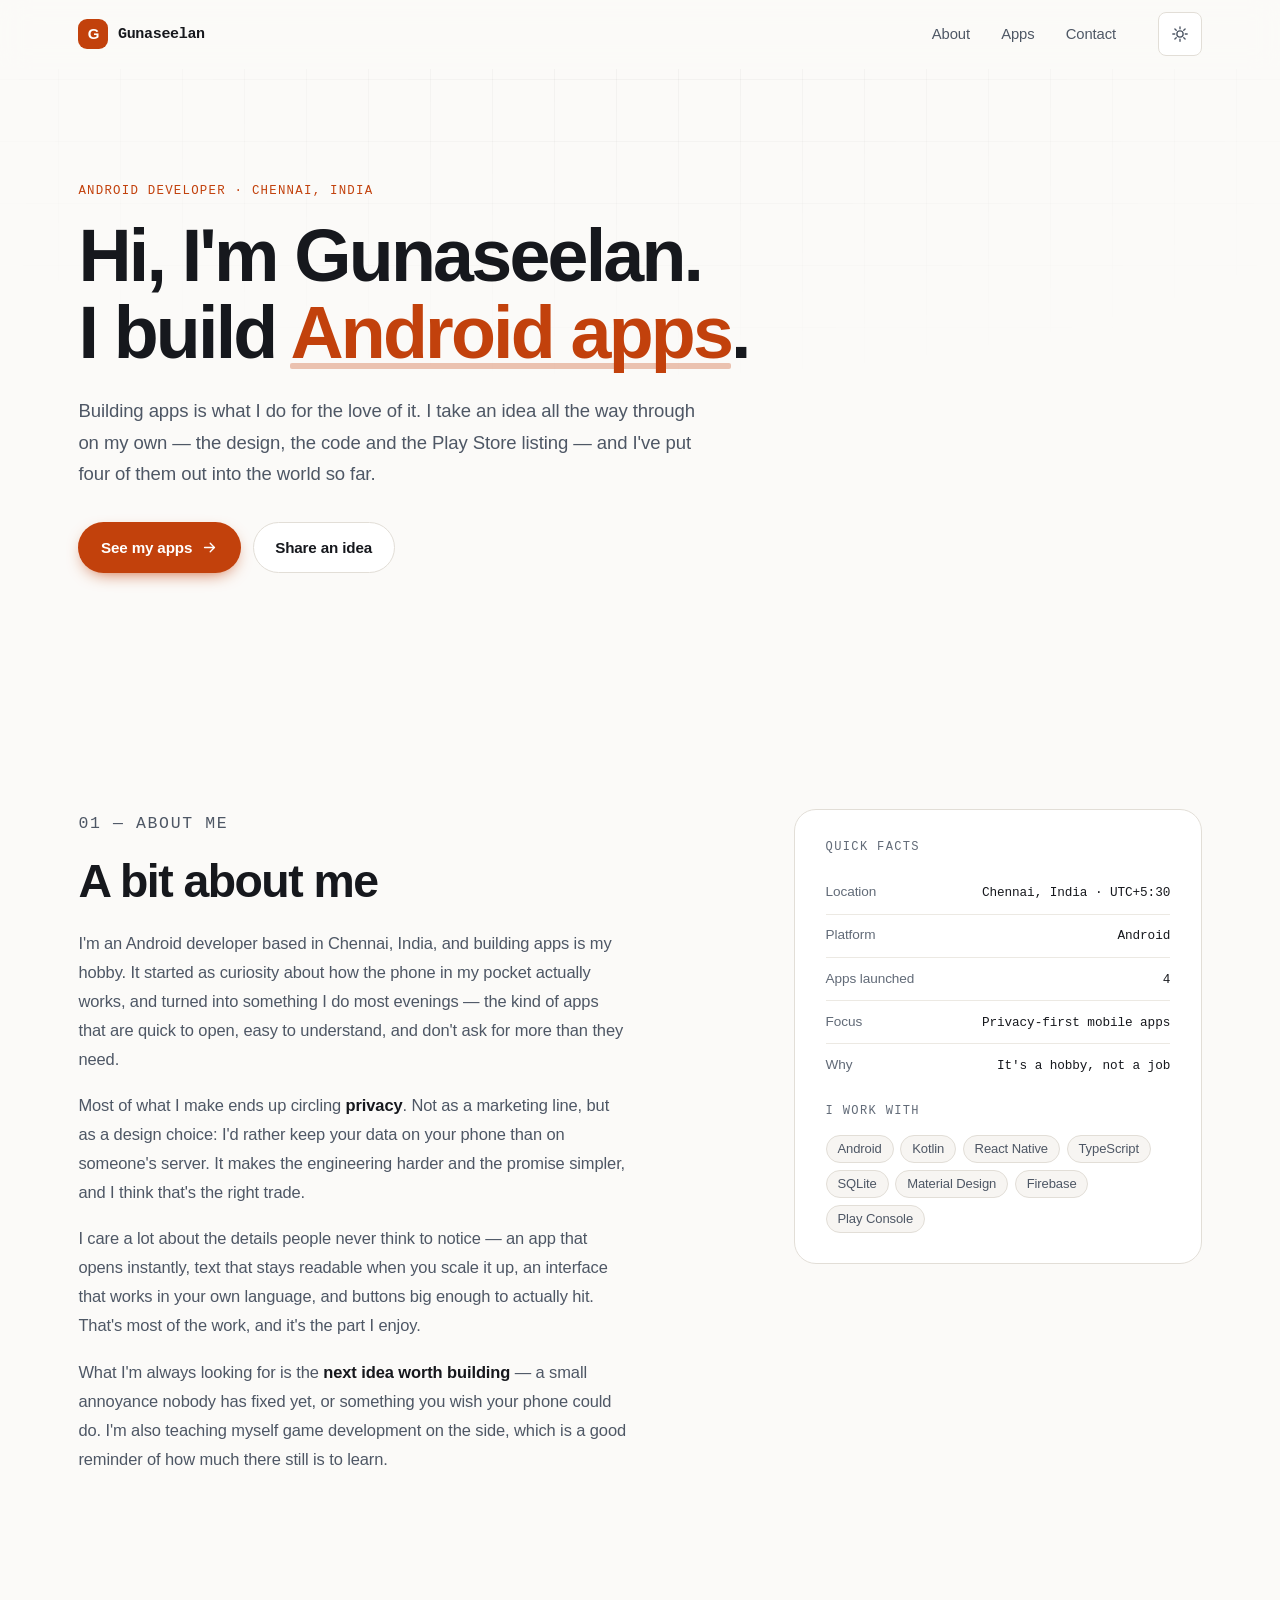
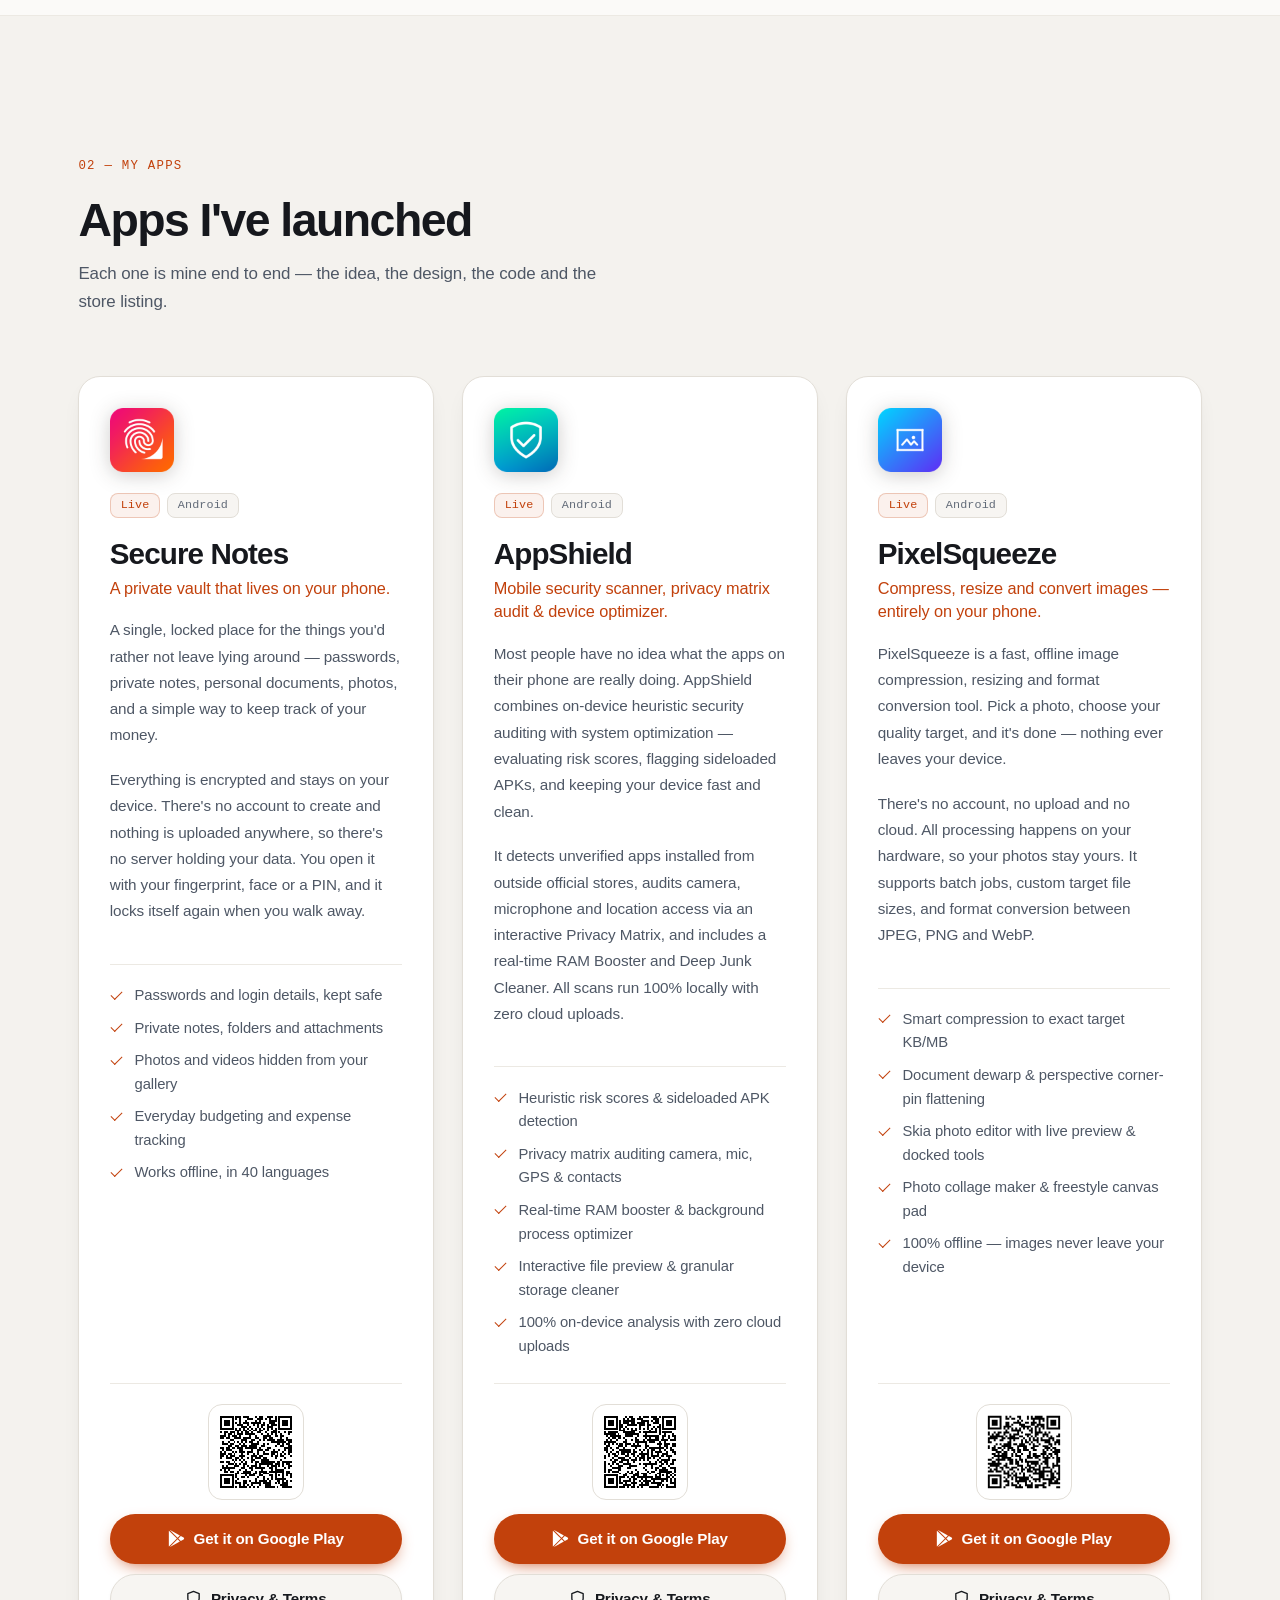
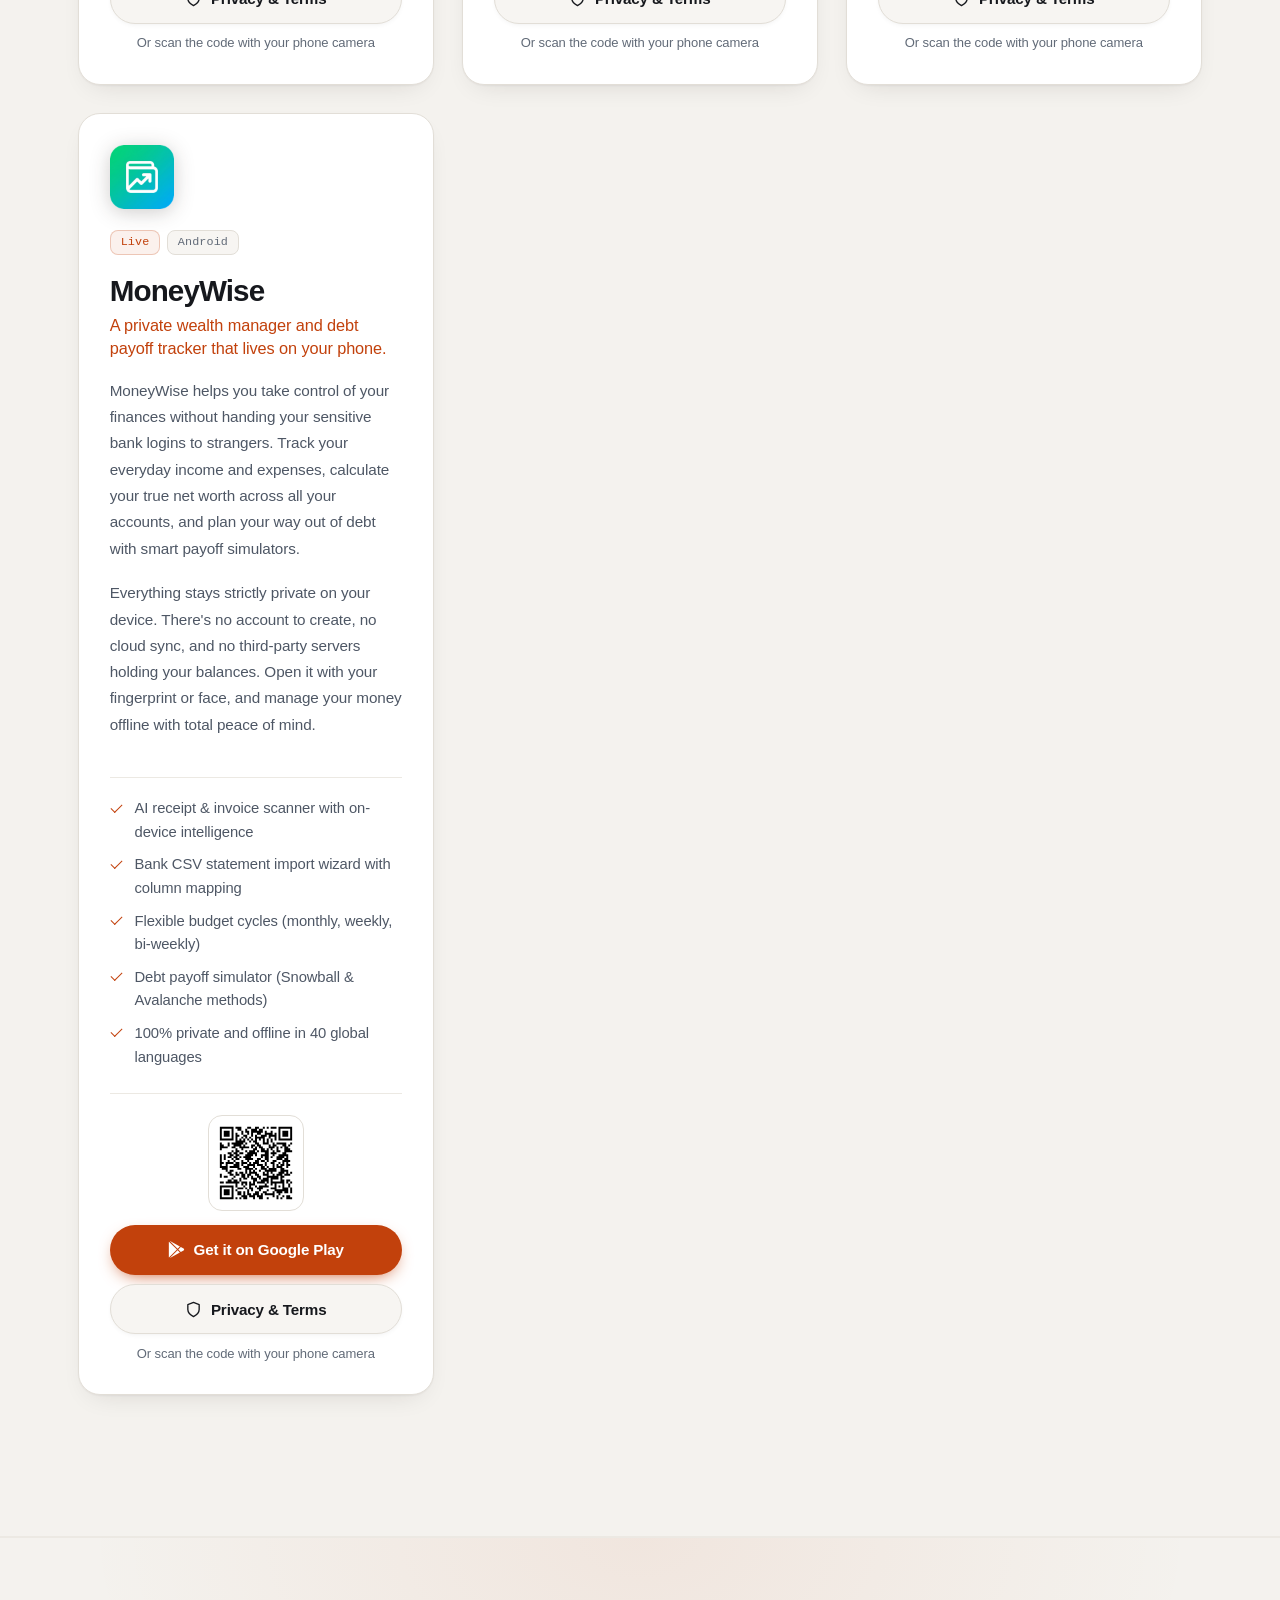
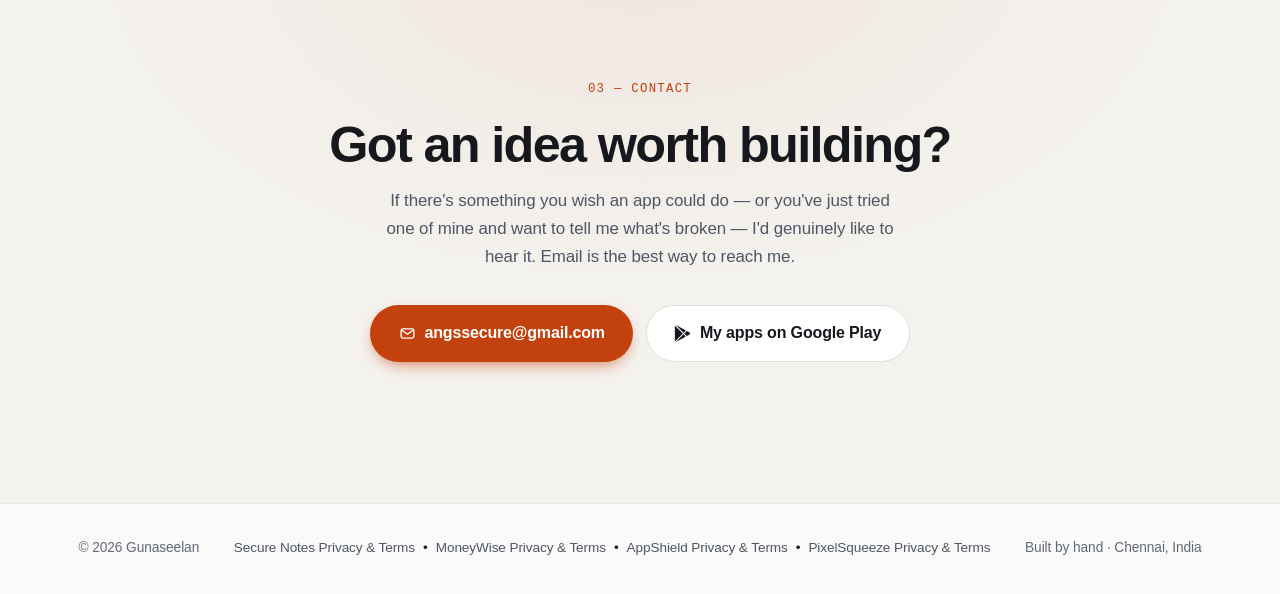
<file: index.html>
<!DOCTYPE html>
<html lang="en" data-theme="dark">
<head>
<meta charset="utf-8">
<meta name="viewport" content="width=device-width, initial-scale=1">
<title>Gunaseelan — Android Developer</title>
<meta name="description" content="Android developer from Chennai, India. I build privacy-first mobile apps — Secure Notes, AppShield, PixelSqueeze and MoneyWise.">
<meta name="author" content="Gunaseelan">
<meta name="keywords" content="Android developer, Kotlin, React Native, mobile apps, Chennai">
<meta name="color-scheme" content="dark light">
<meta name="theme-color" content="#0a0c10" media="(prefers-color-scheme: dark)">
<meta name="theme-color" content="#fbfaf8" media="(prefers-color-scheme: light)">

<meta property="og:type" content="website">
<meta property="og:url" content="https://gunaangs.github.io/">
<meta property="og:title" content="Gunaseelan — Android Developer">
<meta property="og:description" content="Android developer from Chennai, India. I build privacy-first mobile apps — Secure Notes, AppShield, PixelSqueeze and MoneyWise.">
<meta name="twitter:card" content="summary">

<link rel="canonical" href="https://gunaangs.github.io/">
<link rel="icon" href="data:image/svg+xml,%3Csvg xmlns='http://www.w3.org/2000/svg' viewBox='0 0 32 32'%3E%3Crect width='32' height='32' rx='8' fill='%230a0c10'/%3E%3Cpath d='M20.5 11.5a5.6 5.6 0 1 0 0 9' fill='none' stroke='%23ff7a45' stroke-width='2.6' stroke-linecap='round'/%3E%3C/svg%3E">
<link rel="stylesheet" href="styles.css">
<script async src="https://pagead2.googlesyndication.com/pagead/js/adsbygoogle.js?client=ca-pub-7259664339345265"
     crossorigin="anonymous"></script>
<!-- Resolve the theme before first paint so light-mode users get no dark flash. -->
<script>
(function () {
  try {
    var saved = localStorage.getItem("theme");
    var system = window.matchMedia("(prefers-color-scheme: light)").matches
      ? "light" : "dark";
    document.documentElement.setAttribute("data-theme", saved || system);
  } catch (e) { /* storage blocked — the markup default stands */ }
})();
</script>
</head>
<body>

<a class="skip-link" href="#main">Skip to content</a>

<header class="nav" id="nav">
  <div class="shell nav__inner">
    <a class="mark" href="#top" aria-label="Gunaseelan — home">
      <span class="mark__glyph" aria-hidden="true">G</span>
      <span class="mark__text">Gunaseelan</span>
    </a>

    <nav class="nav__links" aria-label="Sections">
      <a href="#about">About</a>
      <a href="#apps">Apps</a>
      <a href="#contact">Contact</a>
    </nav>

    <button class="theme-toggle" id="themeToggle" type="button"
            aria-label="Switch to light theme" title="Toggle theme">
      <svg class="theme-toggle__icon theme-toggle__icon--moon" viewBox="0 0 24 24" aria-hidden="true">
        <path d="M20 14.2A8.2 8.2 0 0 1 9.8 4 8.4 8.4 0 1 0 20 14.2Z"/>
      </svg>
      <svg class="theme-toggle__icon theme-toggle__icon--sun" viewBox="0 0 24 24" aria-hidden="true">
        <circle cx="12" cy="12" r="4.2"/>
        <path d="M12 2.4v2.6M12 19v2.6M2.4 12H5M19 12h2.6M5.2 5.2 7 7M17 17l1.8 1.8M18.8 5.2 17 7M7 17l-1.8 1.8"/>
      </svg>
    </button>
  </div>
</header>

<main id="main">

  <!-- ───────────────────────── Hero ───────────────────────── -->
  <section class="hero" id="top">
    <div class="hero__grid" aria-hidden="true"></div>
    <div class="shell hero__inner">
      <p class="eyebrow reveal">Android Developer · Chennai, India</p>

      <h1 class="hero__title reveal" style="--d:60ms">
        Hi, I'm Gunaseelan.<br>
        I build <em>Android apps</em>.
      </h1>

      <p class="hero__lede reveal" style="--d:120ms">
        Building apps is what I do for the love of it. I take an idea all the
        way through on my own — the design, the code and the Play Store listing
        — and I've put four of them out into the world so far.
      </p>

      <div class="hero__actions reveal" style="--d:180ms">
        <a class="btn btn--primary" href="#apps">
          See my apps
          <svg viewBox="0 0 24 24" aria-hidden="true"><path d="M5 12h13M13 6l6 6-6 6"/></svg>
        </a>
        <a class="btn btn--ghost" href="#contact">
          Share an idea
        </a>
      </div>
    </div>
  </section>

  <!-- ───────────────────────── About ───────────────────────── -->
  <section class="section" id="about">
    <div class="shell about">
      <div class="about__text reveal">
        <p class="eyebrow">01 — About me</p>
        <h2 class="section__title">A bit about me</h2>

        <p>
          I'm an Android developer based in Chennai, India, and building apps is
          my hobby. It started as curiosity about how the phone in my pocket
          actually works, and turned into something I do most evenings — the
          kind of apps that are quick to open, easy to understand, and don't ask
          for more than they need.
        </p>

        <p>
          Most of what I make ends up circling <strong>privacy</strong>. Not as a
          marketing line, but as a design choice: I'd rather keep your data on
          your phone than on someone's server. It makes the engineering harder
          and the promise simpler, and I think that's the right trade.
        </p>

        <p>
          I care a lot about the details people never think to notice — an app
          that opens instantly, text that stays readable when you scale it up,
          an interface that works in your own language, and buttons big enough
          to actually hit. That's most of the work, and it's the part I enjoy.
        </p>

        <p>
          What I'm always looking for is the <strong>next idea worth
          building</strong> — a small annoyance nobody has fixed yet, or
          something you wish your phone could do. I'm also teaching myself game
          development on the side, which is a good reminder of how much there
          still is to learn.
        </p>
      </div>

      <aside class="about__facts reveal" style="--d:80ms" aria-label="Quick facts">
        <h3 class="side__title">Quick facts</h3>
        <dl class="spec">
          <div><dt>Location</dt><dd>Chennai, India · UTC+5:30</dd></div>
          <div><dt>Platform</dt><dd>Android</dd></div>
          <div><dt>Apps launched</dt><dd>4</dd></div>
          <div><dt>Focus</dt><dd>Privacy-first mobile apps</dd></div>
          <div><dt>Why</dt><dd>It's a hobby, not a job</dd></div>
        </dl>

        <h3 class="side__title side__title--spaced">I work with</h3>
        <ul class="taglist">
          <li>Android</li>
          <li>Kotlin</li>
          <li>React Native</li>
          <li>TypeScript</li>
          <li>SQLite</li>
          <li>Material Design</li>
          <li>Firebase</li>
          <li>Play Console</li>
        </ul>
      </aside>
    </div>
  </section>

  <!-- ───────────────────────── Apps ───────────────────────── -->
  <section class="section section--alt" id="apps">
    <div class="shell">
      <header class="section__head reveal">
        <p class="eyebrow">02 — My apps</p>
        <h2 class="section__title">Apps I've launched</h2>
        <p class="section__lede">
          Each one is mine end to end — the idea, the design, the code and the
          store listing.
        </p>
      </header>

      <div class="app-grid">

        <article class="appcard reveal">
          <img class="appcard__icon" src="icon-securenotes.png"
               width="64" height="64" alt="Secure Notes app icon">

          <div class="appcard__body">
            <div class="project__meta">
              <span class="chip chip--accent">Live</span>
              <span class="chip">Android</span>
            </div>

            <h3 class="project__title">Secure Notes</h3>
            <p class="project__tag">A private vault that lives on your phone.</p>

            <p class="project__desc">
              A single, locked place for the things you'd rather not leave lying
              around — passwords, private notes, personal documents, photos, and
              a simple way to keep track of your money.
            </p>

            <p class="project__desc">
              Everything is encrypted and stays on your device. There's no
              account to create and nothing is uploaded anywhere, so there's no
              server holding your data. You open it with your fingerprint, face
              or a PIN, and it locks itself again when you walk away.
            </p>

            <ul class="applist">
              <li>Passwords and login details, kept safe</li>
              <li>Private notes, folders and attachments</li>
              <li>Photos and videos hidden from your gallery</li>
              <li>Everyday budgeting and expense tracking</li>
              <li>Works offline, in 40 languages</li>
            </ul>

            <div class="getapp">
              <a class="getapp__qr"
                 href="https://play.google.com/store/apps/details?id=com.angs.securenotes"
                 target="_blank" rel="noopener noreferrer" tabindex="-1" aria-hidden="true">
                <img src="qr-securenotes.svg" width="112" height="112" loading="lazy"
                     alt="QR code linking to Secure Notes on Google Play">
              </a>

              <div class="getapp__cta">
                <div class="getapp__actions">
                  <a class="btn btn--play"
                     href="https://play.google.com/store/apps/details?id=com.angs.securenotes"
                     target="_blank" rel="noopener noreferrer">
                    <svg viewBox="0 0 24 24" aria-hidden="true" class="btn__brand">
                      <path d="M22.018 13.298l-3.919 2.218-3.515-3.493 3.543-3.521 3.891 2.202a1.49 1.49 0 0 1 0 2.594zM1.337.924a1.486 1.486 0 0 0-.155.667v21.017c0 .246.056.478.155.667l11.28-11.181L1.337.924zm12.207 10.065l3.258-3.238L3.45.195a1.466 1.466 0 0 0-.87-.195l10.964 10.989zm0 2.067L2.581 24c.294.02.594-.06.869-.196l13.352-7.556-3.258-3.192z"/>
                    </svg>
                    Get it on Google Play
                  </a>
                  <a class="btn btn--privacy" href="./secure-notes/">
                    <svg viewBox="0 0 24 24" aria-hidden="true">
                      <path d="M12 22s8-4 8-10V5l-8-3-8 3v7c0 6 8 10 8 10z"/>
                    </svg>
                    Privacy &amp; Terms
                  </a>
                </div>
                <p class="getapp__hint">Or scan the code with your phone camera</p>
              </div>
            </div>
          </div>
        </article>

        <article class="appcard reveal" style="--d:80ms">
          <img class="appcard__icon" src="icon-appshield.png"
               width="64" height="64" alt="AppShield app icon">

          <div class="appcard__body">
            <div class="project__meta">
              <span class="chip chip--accent">Live</span>
              <span class="chip">Android</span>
            </div>

            <h3 class="project__title">AppShield</h3>
            <p class="project__tag">Mobile security scanner, privacy matrix audit &amp; device optimizer.</p>

            <p class="project__desc">
              Most people have no idea what the apps on their phone are really
              doing. AppShield combines on-device heuristic security auditing
              with system optimization — evaluating risk scores, flagging
              sideloaded APKs, and keeping your device fast and clean.
            </p>

            <p class="project__desc">
              It detects unverified apps installed from outside official stores,
              audits camera, microphone and location access via an interactive
              Privacy Matrix, and includes a real-time RAM Booster and Deep Junk
              Cleaner. All scans run 100% locally with zero cloud uploads.
            </p>

            <ul class="applist">
              <li>Heuristic risk scores &amp; sideloaded APK detection</li>
              <li>Privacy matrix auditing camera, mic, GPS &amp; contacts</li>
              <li>Real-time RAM booster &amp; background process optimizer</li>
              <li>Interactive file preview &amp; granular storage cleaner</li>
              <li>100% on-device analysis with zero cloud uploads</li>
            </ul>

            <div class="getapp">
              <a class="getapp__qr"
                 href="https://play.google.com/store/apps/details?id=com.angs.appshield"
                 target="_blank" rel="noopener noreferrer" tabindex="-1" aria-hidden="true">
                <img src="qr-appshield.svg" width="112" height="112" loading="lazy"
                     alt="QR code linking to AppShield on Google Play">
              </a>

              <div class="getapp__cta">
                <div class="getapp__actions">
                  <a class="btn btn--play"
                     href="https://play.google.com/store/apps/details?id=com.angs.appshield"
                     target="_blank" rel="noopener noreferrer">
                    <svg viewBox="0 0 24 24" aria-hidden="true" class="btn__brand">
                      <path d="M22.018 13.298l-3.919 2.218-3.515-3.493 3.543-3.521 3.891 2.202a1.49 1.49 0 0 1 0 2.594zM1.337.924a1.486 1.486 0 0 0-.155.667v21.017c0 .246.056.478.155.667l11.28-11.181L1.337.924zm12.207 10.065l3.258-3.238L3.45.195a1.466 1.466 0 0 0-.87-.195l10.964 10.989zm0 2.067L2.581 24c.294.02.594-.06.869-.196l13.352-7.556-3.258-3.192z"/>
                    </svg>
                    Get it on Google Play
                  </a>
                  <a class="btn btn--privacy" href="./appshield/">
                    <svg viewBox="0 0 24 24" aria-hidden="true">
                      <path d="M12 22s8-4 8-10V5l-8-3-8 3v7c0 6 8 10 8 10z"/>
                    </svg>
                    Privacy &amp; Terms
                  </a>
                </div>
                <p class="getapp__hint">Or scan the code with your phone camera</p>
              </div>
            </div>
          </div>
        </article>

        <article class="appcard reveal" style="--d:160ms">
          <img class="appcard__icon" src="icon-pixelsqueeze.png"
               width="64" height="64" alt="PixelSqueeze app icon">

          <div class="appcard__body">
            <div class="project__meta">
              <span class="chip chip--accent">Live</span>
              <span class="chip">Android</span>
            </div>

            <h3 class="project__title">PixelSqueeze</h3>
            <p class="project__tag">Compress, resize and convert images — entirely on your phone.</p>

            <p class="project__desc">
              PixelSqueeze is a fast, offline image compression, resizing and
              format conversion tool. Pick a photo, choose your quality target,
              and it's done — nothing ever leaves your device.
            </p>

            <p class="project__desc">
              There's no account, no upload and no cloud. All processing
              happens on your hardware, so your photos stay yours. It supports
              batch jobs, custom target file sizes, and format conversion
              between JPEG, PNG and WebP.
            </p>

            <ul class="applist">
              <li>Smart compression to exact target KB/MB</li>
              <li>Document dewarp &amp; perspective corner-pin flattening</li>
              <li>Skia photo editor with live preview &amp; docked tools</li>
              <li>Photo collage maker &amp; freestyle canvas pad</li>
              <li>100% offline — images never leave your device</li>
            </ul>

            <div class="getapp">
              <a class="getapp__qr"
                 href="https://play.google.com/store/apps/details?id=com.angs.pixelsqueeze"
                 target="_blank" rel="noopener noreferrer" tabindex="-1" aria-hidden="true">
                <img src="qr-pixelsqueeze.svg" width="112" height="112" loading="lazy"
                     alt="QR code linking to PixelSqueeze on Google Play">
              </a>

              <div class="getapp__cta">
                <div class="getapp__actions">
                  <a class="btn btn--play"
                     href="https://play.google.com/store/apps/details?id=com.angs.pixelsqueeze"
                     target="_blank" rel="noopener noreferrer">
                    <svg viewBox="0 0 24 24" aria-hidden="true" class="btn__brand">
                      <path d="M22.018 13.298l-3.919 2.218-3.515-3.493 3.543-3.521 3.891 2.202a1.49 1.49 0 0 1 0 2.594zM1.337.924a1.486 1.486 0 0 0-.155.667v21.017c0 .246.056.478.155.667l11.28-11.181L1.337.924zm12.207 10.065l3.258-3.238L3.45.195a1.466 1.466 0 0 0-.87-.195l10.964 10.989zm0 2.067L2.581 24c.294.02.594-.06.869-.196l13.352-7.556-3.258-3.192z"/>
                    </svg>
                    Get it on Google Play
                  </a>
                  <a class="btn btn--privacy" href="./pixelsqueeze/">
                    <svg viewBox="0 0 24 24" aria-hidden="true">
                      <path d="M12 22s8-4 8-10V5l-8-3-8 3v7c0 6 8 10 8 10z"/>
                    </svg>
                    Privacy &amp; Terms
                  </a>
                </div>
                <p class="getapp__hint">Or scan the code with your phone camera</p>
              </div>
            </div>
          </div>
        </article>

        <article class="appcard reveal" style="--d:240ms">
          <img class="appcard__icon" src="icon-moneywise.png"
               width="64" height="64" alt="MoneyWise app icon">

          <div class="appcard__body">
            <div class="project__meta">
              <span class="chip chip--accent">Live</span>
              <span class="chip">Android</span>
            </div>

            <h3 class="project__title">MoneyWise</h3>
            <p class="project__tag">A private wealth manager and debt payoff tracker that lives on your phone.</p>

            <p class="project__desc">
              MoneyWise helps you take control of your finances without handing
              your sensitive bank logins to strangers. Track your everyday
              income and expenses, calculate your true net worth across all your
              accounts, and plan your way out of debt with smart payoff
              simulators.
            </p>

            <p class="project__desc">
              Everything stays strictly private on your device. There's no
              account to create, no cloud sync, and no third-party servers
              holding your balances. Open it with your fingerprint or face, and
              manage your money offline with total peace of mind.
            </p>

            <ul class="applist">
              <li>AI receipt &amp; invoice scanner with on-device intelligence</li>
              <li>Bank CSV statement import wizard with column mapping</li>
              <li>Flexible budget cycles (monthly, weekly, bi-weekly)</li>
              <li>Debt payoff simulator (Snowball &amp; Avalanche methods)</li>
              <li>100% private and offline in 40 global languages</li>
            </ul>

            <div class="getapp">
              <a class="getapp__qr"
                 href="https://play.google.com/store/apps/details?id=com.angs.moneywise"
                 target="_blank" rel="noopener noreferrer" tabindex="-1" aria-hidden="true">
                <img src="qr-moneywise.svg" width="112" height="112" loading="lazy"
                     alt="QR code linking to MoneyWise on Google Play">
              </a>

              <div class="getapp__cta">
                <div class="getapp__actions">
                  <a class="btn btn--play"
                     href="https://play.google.com/store/apps/details?id=com.angs.moneywise"
                     target="_blank" rel="noopener noreferrer">
                    <svg viewBox="0 0 24 24" aria-hidden="true" class="btn__brand">
                      <path d="M22.018 13.298l-3.919 2.218-3.515-3.493 3.543-3.521 3.891 2.202a1.49 1.49 0 0 1 0 2.594zM1.337.924a1.486 1.486 0 0 0-.155.667v21.017c0 .246.056.478.155.667l11.28-11.181L1.337.924zm12.207 10.065l3.258-3.238L3.45.195a1.466 1.466 0 0 0-.87-.195l10.964 10.989zm0 2.067L2.581 24c.294.02.594-.06.869-.196l13.352-7.556-3.258-3.192z"/>
                    </svg>
                    Get it on Google Play
                  </a>
                  <a class="btn btn--privacy" href="./moneywise/">
                    <svg viewBox="0 0 24 24" aria-hidden="true">
                      <path d="M12 22s8-4 8-10V5l-8-3-8 3v7c0 6 8 10 8 10z"/>
                    </svg>
                    Privacy &amp; Terms
                  </a>
                </div>
                <p class="getapp__hint">Or scan the code with your phone camera</p>
              </div>
            </div>
          </div>
        </article>

      </div>

    </div>
  </section>

  <!-- ───────────────────────── Contact ───────────────────────── -->
  <section class="section section--contact" id="contact">
    <div class="shell contact">
      <div class="reveal">
        <p class="eyebrow">03 — Contact</p>
        <h2 class="section__title contact__title">
          Got an idea worth building?
        </h2>
        <p class="section__lede contact__lede">
          If there's something you wish an app could do — or you've just tried
          one of mine and want to tell me what's broken — I'd genuinely like to
          hear it. Email is the best way to reach me.
        </p>
      </div>

      <div class="contact__actions reveal" style="--d:80ms">
        <a class="btn btn--primary btn--lg" href="mailto:angssecure@gmail.com">
          <svg viewBox="0 0 24 24" aria-hidden="true"><rect x="3" y="5.5" width="18" height="13" rx="2.5"/><path d="m3.8 7 8.2 6 8.2-6"/></svg>
          angssecure@gmail.com
        </a>
        <a class="btn btn--ghost btn--lg" href="https://play.google.com/store/apps/developer?id=Angs+Corp" target="_blank" rel="noopener noreferrer">
          <svg viewBox="0 0 24 24" aria-hidden="true" class="btn__brand">
            <path d="M22.018 13.298l-3.919 2.218-3.515-3.493 3.543-3.521 3.891 2.202a1.49 1.49 0 0 1 0 2.594zM1.337.924a1.486 1.486 0 0 0-.155.667v21.017c0 .246.056.478.155.667l11.28-11.181L1.337.924zm12.207 10.065l3.258-3.238L3.45.195a1.466 1.466 0 0 0-.87-.195l10.964 10.989zm0 2.067L2.581 24c.294.02.594-.06.869-.196l13.352-7.556-3.258-3.192z"/>
          </svg>
          My apps on Google Play
        </a>
      </div>
    </div>
  </section>

</main>

<footer class="footer">
  <div class="shell footer__inner">
    <p class="footer__copy">© <span id="year">2026</span> Gunaseelan</p>
    <div class="footer__links">
      <a href="./secure-notes/">Secure Notes Privacy &amp; Terms</a> &bull;
      <a href="./moneywise/">MoneyWise Privacy &amp; Terms</a> &bull;
      <a href="./appshield/">AppShield Privacy &amp; Terms</a> &bull;
      <a href="./pixelsqueeze/">PixelSqueeze Privacy &amp; Terms</a>
    </div>
    <p class="footer__meta">Built by hand · Chennai, India</p>
  </div>
</footer>

<script src="script.js" defer></script>
</body>
</html>
</file>
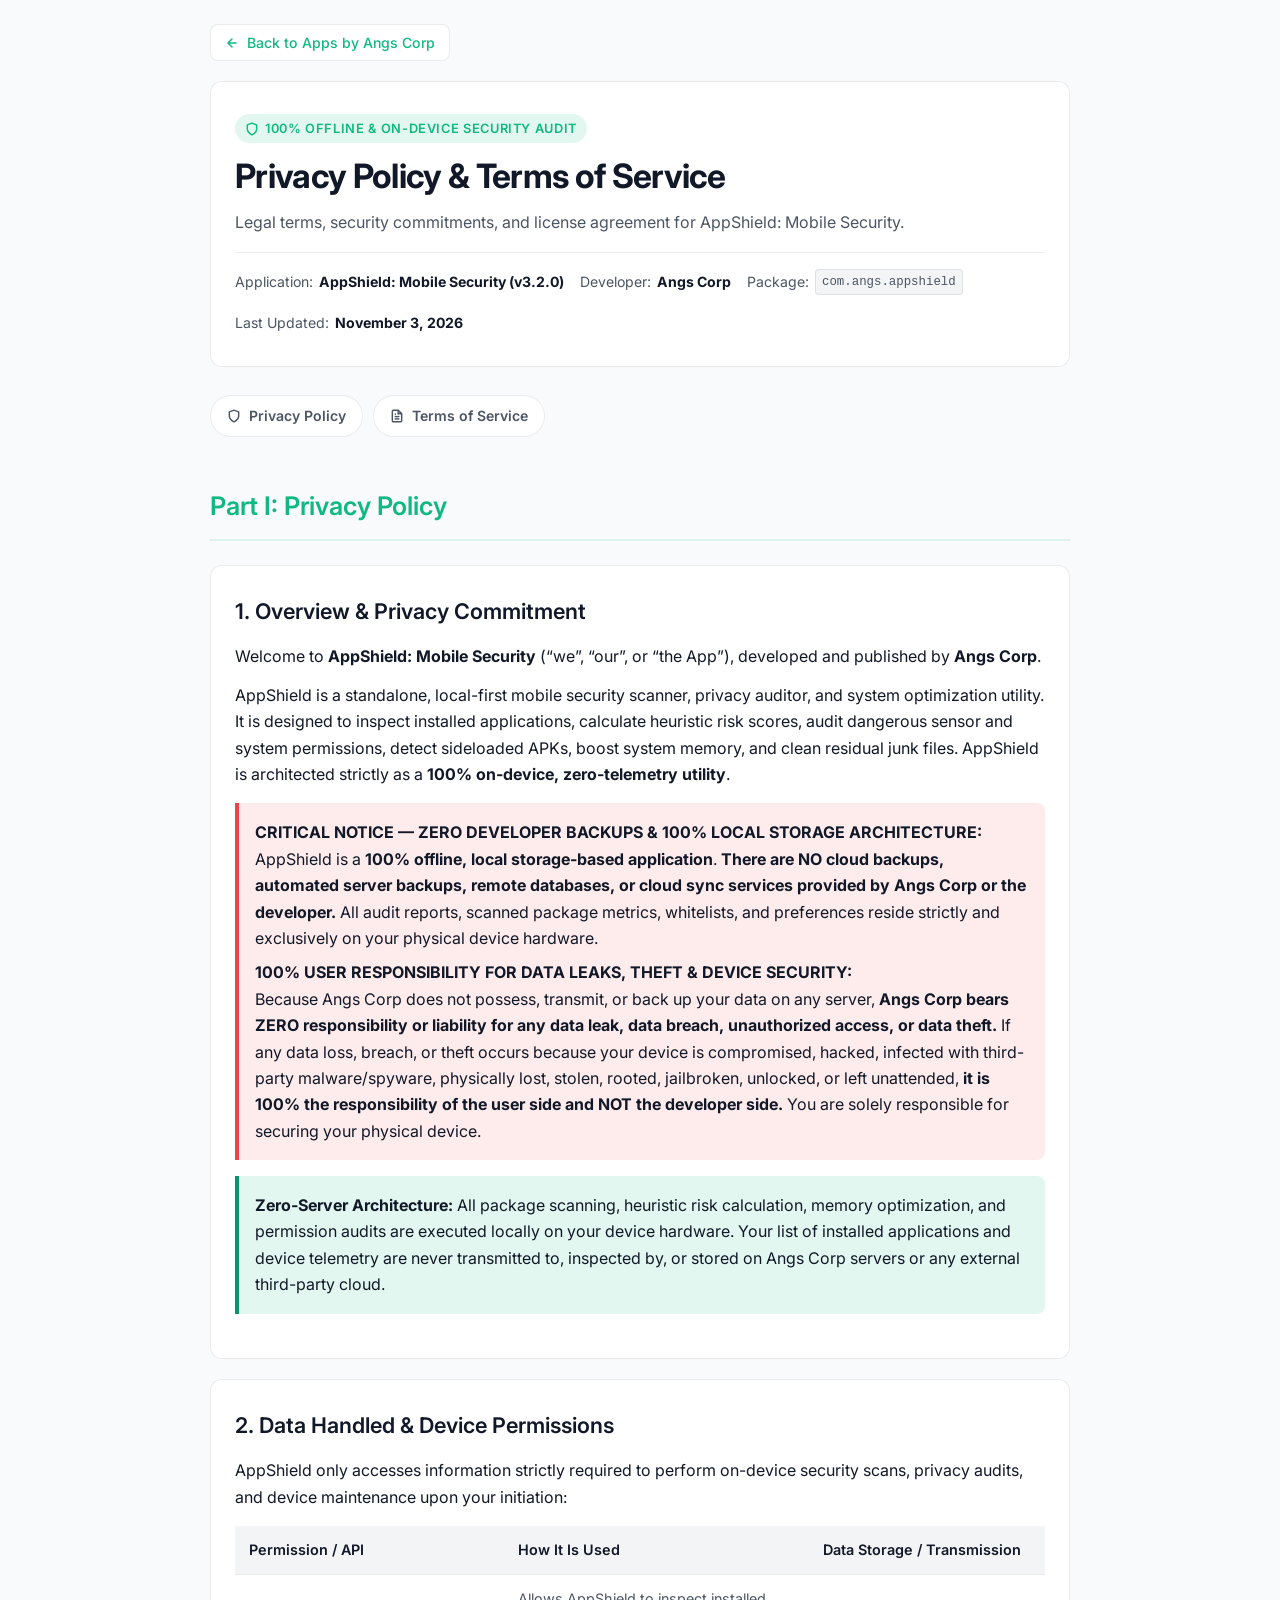
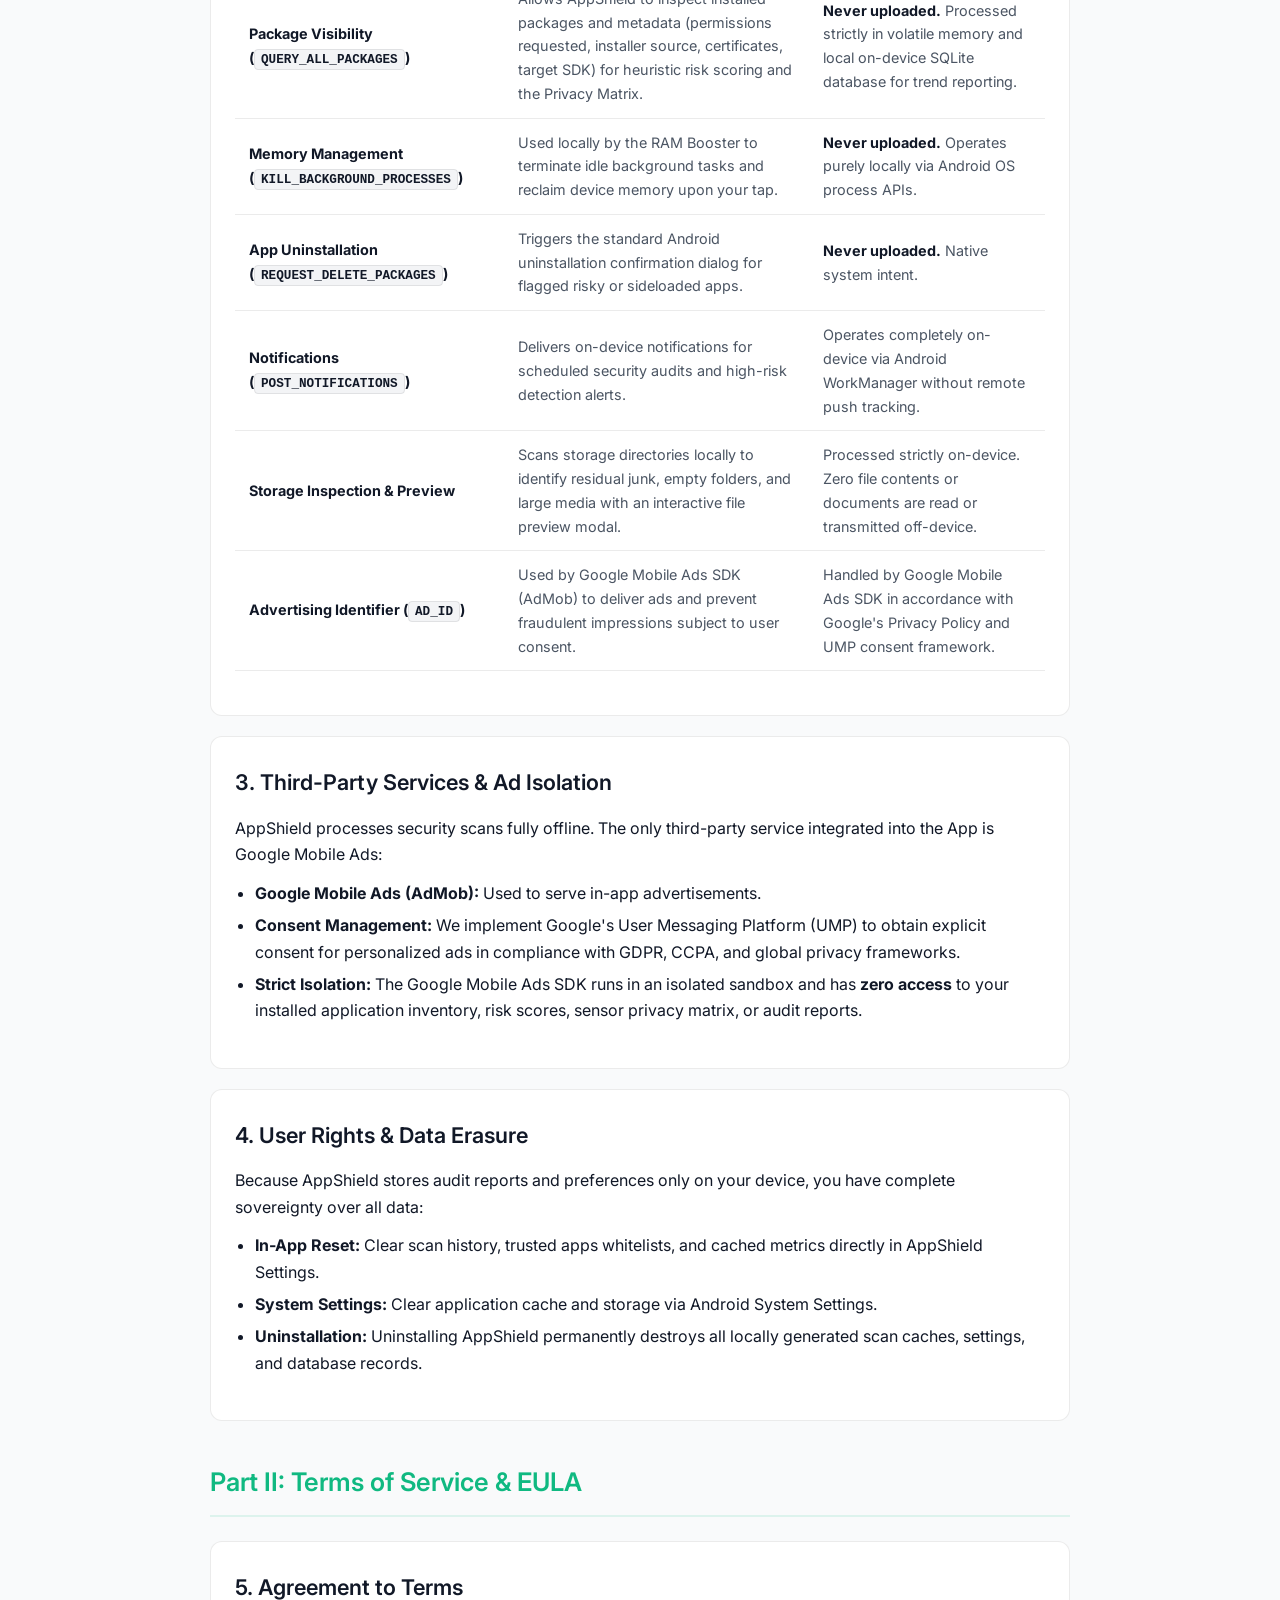
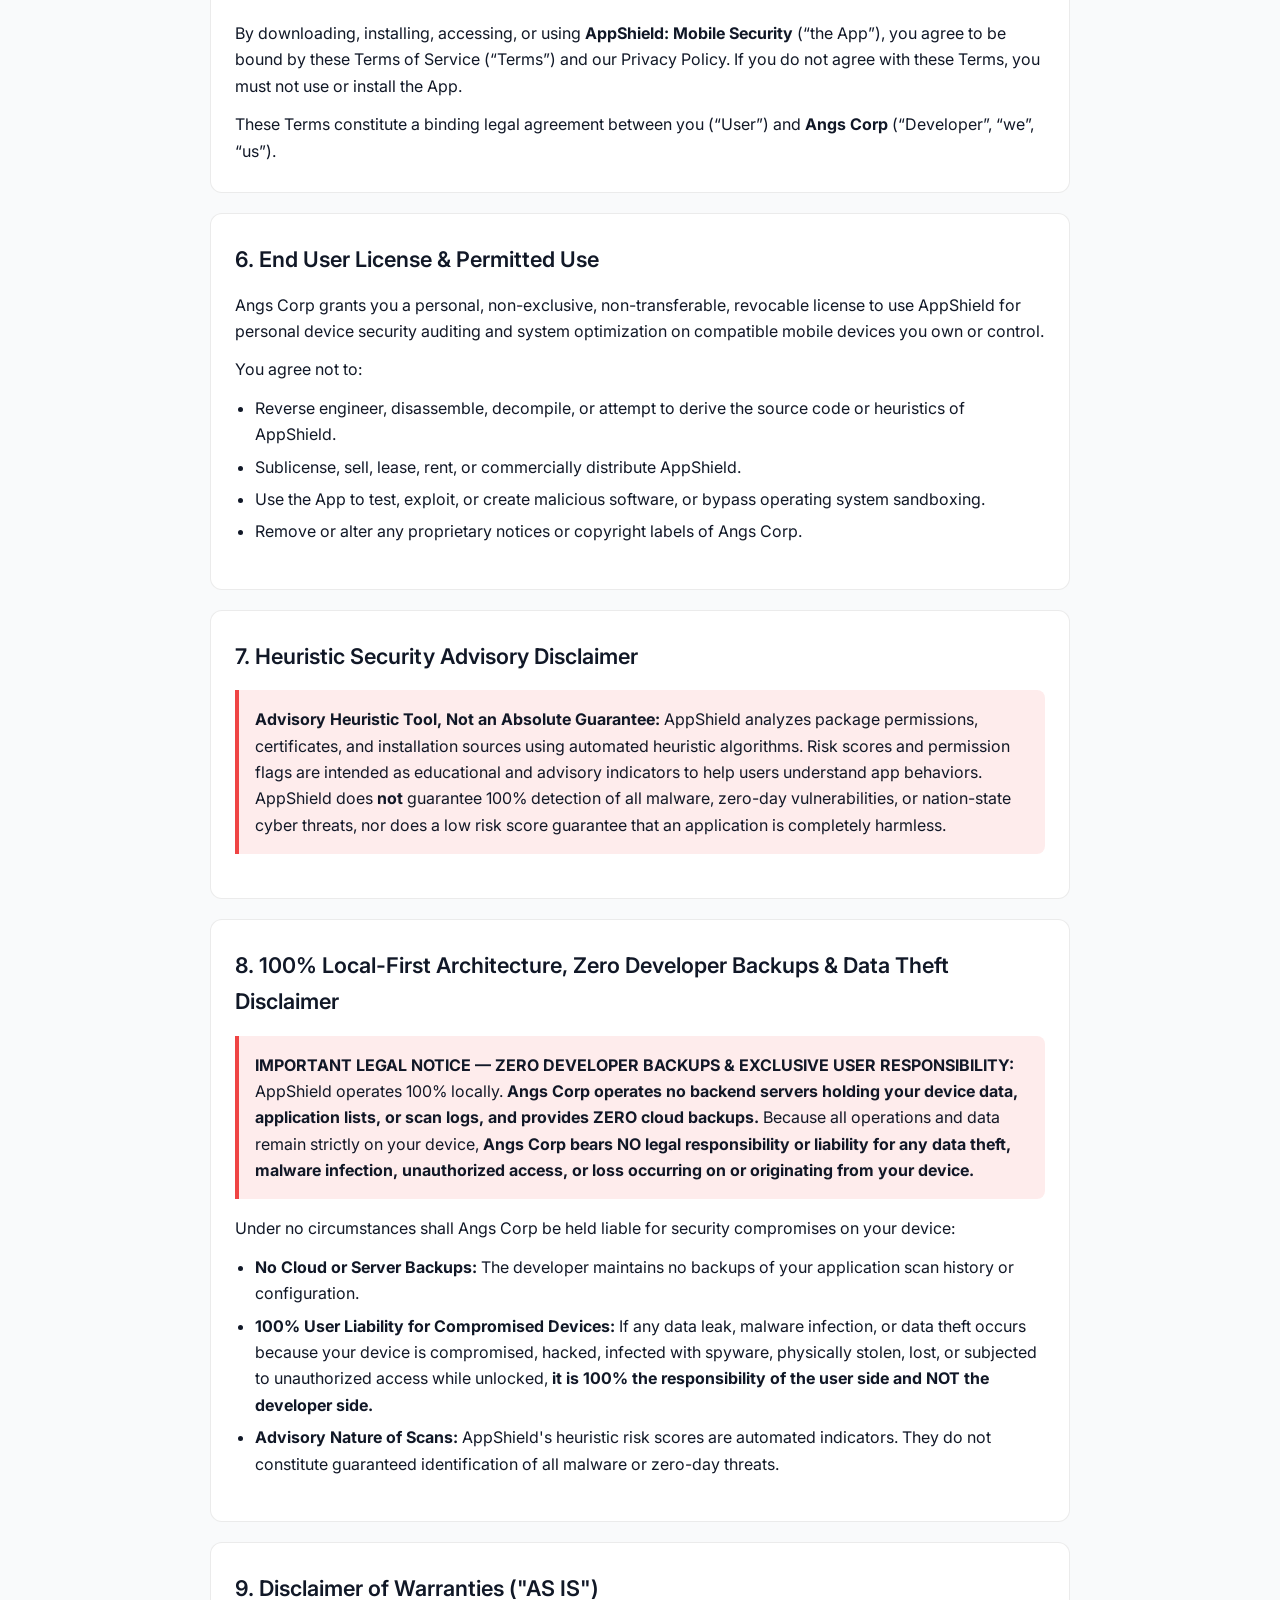
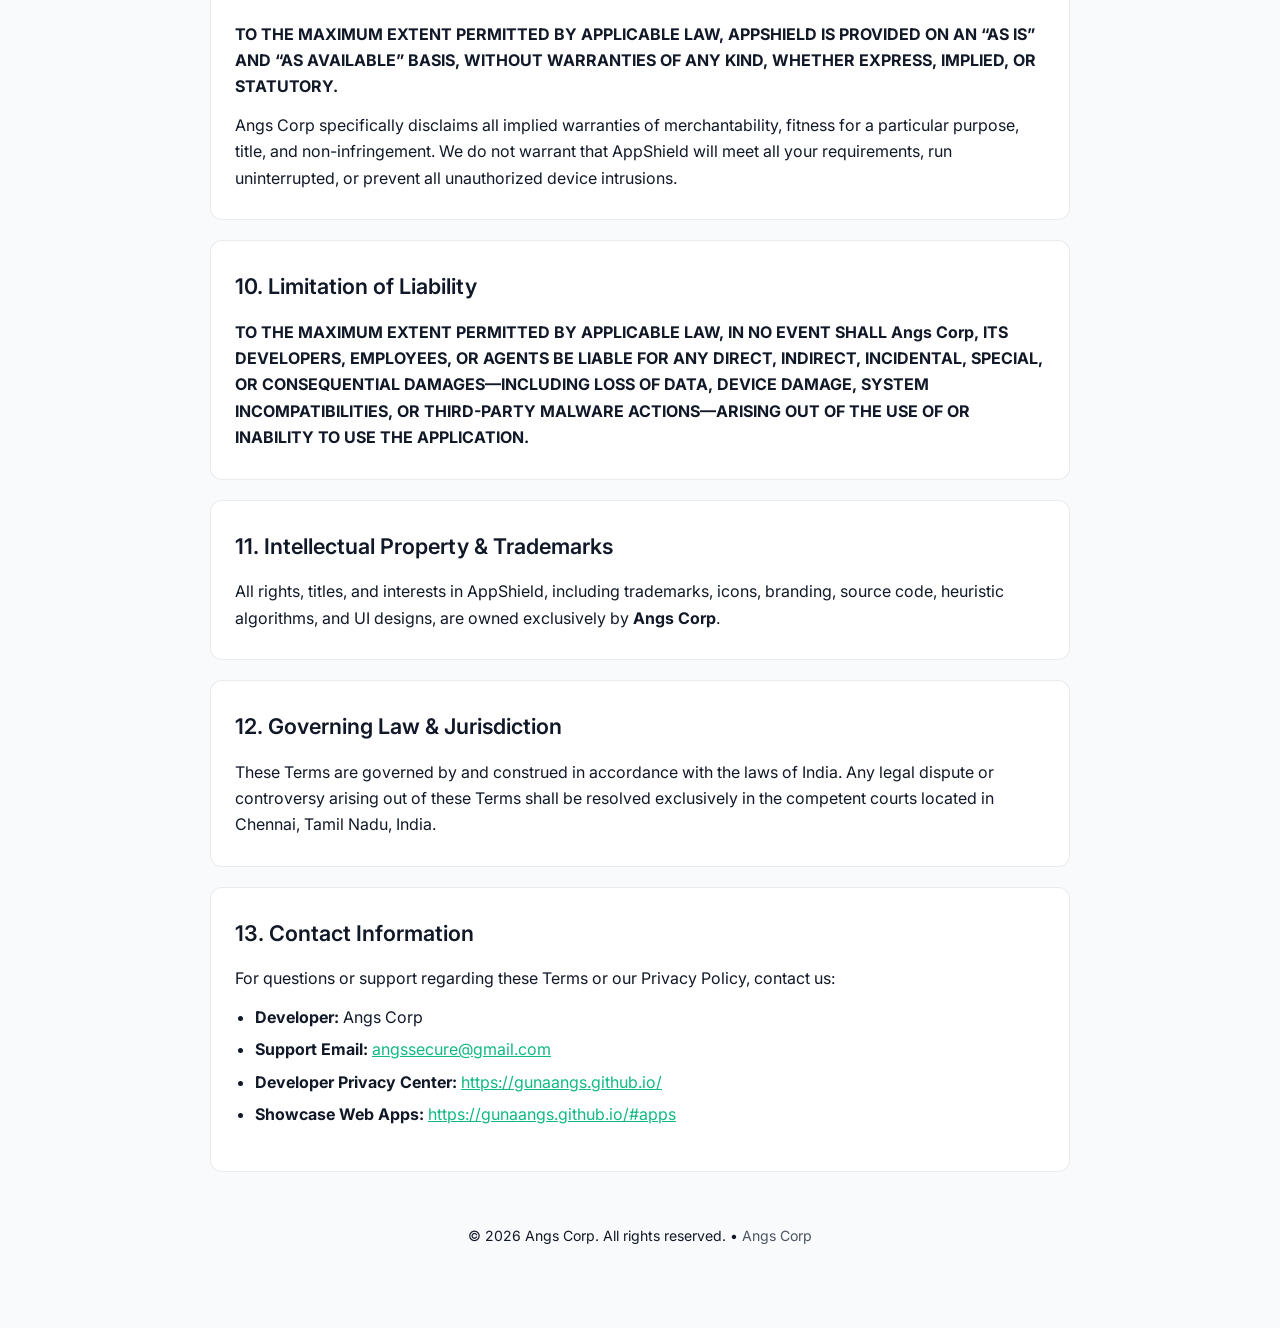
<file: appshield/index.html>
<!DOCTYPE html>
<html lang="en">
<head>
  <meta charset="UTF-8">
  <meta name="viewport" content="width=device-width, initial-scale=1.0">
  <title>Privacy Policy &amp; Terms of Service — AppShield: Mobile Security</title>
  <meta name="description" content="Privacy Policy and Terms of Service for AppShield: Mobile Security (com.angs.appshield, v3.2.0) by Angs Corp. 100% on-device heuristic security scanner, privacy matrix auditor & device optimizer.">
  <link rel="preconnect" href="https://fonts.googleapis.com">
  <link rel="preconnect" href="https://fonts.gstatic.com" crossorigin>
  <link href="https://fonts.googleapis.com/css2?family=Inter:wght@400;500;600;700&display=swap" rel="stylesheet">
  <style>
    :root {
      --bg: #0F1117;
      --card-bg: #1A1D27;
      --card-border: rgba(255, 255, 255, 0.08);
      --text: #F3F4F6;
      --text-muted: #9CA3AF;
      --accent: #10B981;
      --accent-light: #34D399;
      --accent-bg: rgba(16, 185, 129, 0.12);
      --code-bg: #11131A;
      --max-width: 860px;
    }

    @media (prefers-color-scheme: light) {
      :root {
        --bg: #F9FAFB;
        --card-bg: #FFFFFF;
        --card-border: rgba(0, 0, 0, 0.08);
        --text: #111827;
        --text-muted: #4B5563;
        --accent: #059669;
        --accent-light: #10B981;
        --accent-bg: rgba(16, 185, 129, 0.12);
        --code-bg: #F3F4F6;
      }
    }

    html {
      scroll-behavior: smooth;
    }

    * {
      box-sizing: border-box;
      margin: 0;
      padding: 0;
    }

    body {
      font-family: 'Inter', -apple-system, BlinkMacSystemFont, 'Segoe UI', Roboto, sans-serif;
      background-color: var(--bg);
      color: var(--text);
      line-height: 1.65;
      padding: 24px 16px 64px 16px;
    }

    .container {
      max-width: var(--max-width);
      margin: 0 auto;
    }

    .breadcrumb-nav {
      margin-bottom: 20px;
    }

    .back-link {
      display: inline-flex;
      align-items: center;
      gap: 8px;
      font-size: 0.88rem;
      font-weight: 500;
      color: var(--accent-light);
      text-decoration: none;
      padding: 6px 14px;
      background: var(--card-bg);
      border: 1px solid var(--card-border);
      border-radius: 8px;
      transition: all 0.2s ease;
    }

    .back-link:hover {
      background: var(--accent-bg);
      border-color: var(--accent);
      text-decoration: none;
    }

    header {
      background: var(--card-bg);
      border: 1px solid var(--card-border);
      border-radius: 12px;
      padding: 32px 24px;
      margin-bottom: 20px;
    }

    .badge {
      display: inline-flex;
      align-items: center;
      gap: 6px;
      background: var(--accent-bg);
      color: var(--accent-light);
      font-size: 0.8rem;
      font-weight: 600;
      text-transform: uppercase;
      letter-spacing: 0.05em;
      padding: 4px 10px;
      border-radius: 9999px;
      margin-bottom: 12px;
    }

    h1 {
      font-size: 2.1rem;
      font-weight: 700;
      letter-spacing: -0.02em;
      margin-bottom: 12px;
      line-height: 1.25;
    }

    .meta {
      display: flex;
      flex-wrap: wrap;
      gap: 16px;
      color: var(--text-muted);
      font-size: 0.88rem;
      border-top: 1px solid var(--card-border);
      padding-top: 16px;
      margin-top: 16px;
    }

    .meta span {
      display: inline-flex;
      align-items: center;
      gap: 6px;
    }

    .doc-nav {
      display: flex;
      flex-wrap: wrap;
      gap: 10px;
      margin-bottom: 24px;
      position: sticky;
      top: 12px;
      z-index: 40;
      background: var(--bg);
      padding: 8px 0;
      backdrop-filter: blur(8px);
    }

    .doc-tab {
      display: inline-flex;
      align-items: center;
      gap: 8px;
      padding: 8px 16px;
      border-radius: 9999px;
      font-size: 0.88rem;
      font-weight: 600;
      text-decoration: none;
      color: var(--text-muted);
      background: var(--card-bg);
      border: 1px solid var(--card-border);
      transition: all 0.2s ease;
    }

    .doc-tab:hover, .doc-tab:focus {
      color: var(--text);
      border-color: var(--accent);
      background: var(--accent-bg);
    }

    .section-divider {
      margin: 40px 0 24px 0;
      padding-bottom: 12px;
      border-bottom: 2px solid var(--accent-bg);
      display: flex;
      align-items: center;
      gap: 10px;
    }

    .section-divider h2 {
      font-size: 1.6rem;
      color: var(--accent-light);
      margin-bottom: 0;
    }

    .card {
      background: var(--card-bg);
      border: 1px solid var(--card-border);
      border-radius: 12px;
      padding: 28px 24px;
      margin-bottom: 20px;
    }

    h2 {
      font-size: 1.35rem;
      font-weight: 600;
      margin-bottom: 14px;
      color: var(--text);
    }

    h3 {
      font-size: 1.05rem;
      font-weight: 600;
      margin: 18px 0 8px 0;
      color: var(--text);
    }

    p {
      margin-bottom: 12px;
      color: var(--text);
    }

    p:last-child {
      margin-bottom: 0;
    }

    ul, ol {
      margin: 12px 0 16px 20px;
      color: var(--text);
    }

    li {
      margin-bottom: 6px;
    }

    strong {
      color: var(--text);
    }

    code {
      font-family: ui-monospace, SFMono-Regular, Menlo, Monaco, Consolas, monospace;
      font-size: 0.88em;
      background: var(--code-bg);
      padding: 2px 6px;
      border-radius: 4px;
      border: 1px solid var(--card-border);
    }

    table {
      width: 100%;
      border-collapse: collapse;
      margin: 16px 0;
      font-size: 0.9rem;
    }

    th, td {
      padding: 12px 14px;
      text-align: left;
      border-bottom: 1px solid var(--card-border);
    }

    th {
      background: var(--code-bg);
      color: var(--text);
      font-weight: 600;
    }

    td {
      color: var(--text-muted);
    }

    td strong {
      color: var(--text);
    }

    .highlight-box {
      background: var(--accent-bg);
      border-left: 4px solid var(--accent);
      padding: 16px;
      border-radius: 0 8px 8px 0;
      margin: 16px 0;
    }

    .highlight-box p {
      color: var(--text);
      margin: 0;
    }

    .warning-box {
      background: rgba(239, 68, 68, 0.1);
      border-left: 4px solid #EF4444;
      padding: 16px;
      border-radius: 0 8px 8px 0;
      margin: 16px 0;
    }

    .warning-box p {
      color: var(--text);
      margin: 0;
    }

    a {
      color: var(--accent-light);
      text-decoration: underline;
    }

    a:hover {
      text-decoration: none;
    }

    footer {
      text-align: center;
      padding: 32px 0 16px 0;
      color: var(--text-muted);
      font-size: 0.88rem;
    }

    footer a {
      color: var(--text-muted);
      text-decoration: none;
    }

    footer a:hover {
      color: var(--accent-light);
    }

    @media (max-width: 640px) {
      body {
        padding: 16px 12px 48px 12px;
      }
      header, .card {
        padding: 20px 16px;
      }
      h1 {
        font-size: 1.6rem;
      }
      th, td {
        padding: 8px 10px;
        font-size: 0.82rem;
      }
    }
  </style>
</head>
<body>
  <div class="container">
    <nav class="breadcrumb-nav">
      <a href="../#apps" class="back-link">
        <svg width="14" height="14" viewBox="0 0 24 24" fill="none" stroke="currentColor" stroke-width="2.5" stroke-linecap="round" stroke-linejoin="round"><path d="M19 12H5M12 19l-7-7 7-7"/></svg>
        Back to Apps by Angs Corp
      </a>
    </nav>

    <header>
      <div class="badge">
        <svg width="14" height="14" viewBox="0 0 24 24" fill="none" stroke="currentColor" stroke-width="2.5" stroke-linecap="round" stroke-linejoin="round"><path d="M12 22s8-4 8-10V5l-8-3-8 3v7c0 6 8 10 8 10z"></path></svg>
        100% Offline &amp; On-Device Security Audit
      </div>
      <h1>Privacy Policy &amp; Terms of Service</h1>
      <p style="color: var(--text-muted); margin-top: 4px;">Legal terms, security commitments, and license agreement for AppShield: Mobile Security.</p>
      <div class="meta">
        <span>Application: <strong>AppShield: Mobile Security (v3.2.0)</strong></span>
        <span>Developer: <strong>Angs Corp</strong></span>
        <span>Package: <code>com.angs.appshield</code></span>
        <span>Last Updated: <strong>November 3, 2026</strong></span>
      </div>
    </header>

    <nav class="doc-nav" aria-label="Document Navigation">
      <a href="#privacy" class="doc-tab">
        <svg width="14" height="14" viewBox="0 0 24 24" fill="none" stroke="currentColor" stroke-width="2.5"><path d="M12 22s8-4 8-10V5l-8-3-8 3v7c0 6 8 10 8 10z"/></svg>
        Privacy Policy
      </a>
      <a href="#terms" class="doc-tab">
        <svg width="14" height="14" viewBox="0 0 24 24" fill="none" stroke="currentColor" stroke-width="2.5"><path d="M14 2H6a2 2 0 0 0-2 2v16a2 2 0 0 0 2 2h12a2 2 0 0 0 2-2V8z"/><polyline points="14 2 14 8 20 8"/><line x1="16" y1="13" x2="8" y2="13"/><line x1="16" y1="17" x2="8" y2="17"/><polyline points="10 9 9 9 8 9"/></svg>
        Terms of Service
      </a>
    </nav>

    <!-- ──────────────────────────────────────────────────────────── -->
    <!-- PART I: PRIVACY POLICY -->
    <!-- ──────────────────────────────────────────────────────────── -->
    <div id="privacy" class="section-divider">
      <h2>Part I: Privacy Policy</h2>
    </div>

    <div class="card">
      <h2>1. Overview &amp; Privacy Commitment</h2>
      <p>Welcome to <strong>AppShield: Mobile Security</strong> (&ldquo;we&rdquo;, &ldquo;our&rdquo;, or &ldquo;the App&rdquo;), developed and published by <strong>Angs Corp</strong>.</p>
      <p>AppShield is a standalone, local-first mobile security scanner, privacy auditor, and system optimization utility. It is designed to inspect installed applications, calculate heuristic risk scores, audit dangerous sensor and system permissions, detect sideloaded APKs, boost system memory, and clean residual junk files. AppShield is architected strictly as a <strong>100% on-device, zero-telemetry utility</strong>.</p>
      
      <div class="warning-box">
        <p><strong>CRITICAL NOTICE — ZERO DEVELOPER BACKUPS &amp; 100% LOCAL STORAGE ARCHITECTURE:</strong></p>
        <p>AppShield is a <strong>100% offline, local storage-based application</strong>. <strong>There are NO cloud backups, automated server backups, remote databases, or cloud sync services provided by Angs Corp or the developer.</strong> All audit reports, scanned package metrics, whitelists, and preferences reside strictly and exclusively on your physical device hardware.</p>
        <p style="margin-top: 8px;"><strong>100% USER RESPONSIBILITY FOR DATA LEAKS, THEFT &amp; DEVICE SECURITY:</strong></p>
        <p>Because Angs Corp does not possess, transmit, or back up your data on any server, <strong>Angs Corp bears ZERO responsibility or liability for any data leak, data breach, unauthorized access, or data theft.</strong> If any data loss, breach, or theft occurs because your device is compromised, hacked, infected with third-party malware/spyware, physically lost, stolen, rooted, jailbroken, unlocked, or left unattended, <strong>it is 100% the responsibility of the user side and NOT the developer side.</strong> You are solely responsible for securing your physical device.</p>
      </div>

      <div class="highlight-box">
        <p><strong>Zero-Server Architecture:</strong> All package scanning, heuristic risk calculation, memory optimization, and permission audits are executed locally on your device hardware. Your list of installed applications and device telemetry are never transmitted to, inspected by, or stored on Angs Corp servers or any external third-party cloud.</p>
      </div>
    </div>

    <div class="card">
      <h2>2. Data Handled &amp; Device Permissions</h2>
      <p>AppShield only accesses information strictly required to perform on-device security scans, privacy audits, and device maintenance upon your initiation:</p>
      <table>
        <thead>
          <tr>
            <th>Permission / API</th>
            <th>How It Is Used</th>
            <th>Data Storage / Transmission</th>
          </tr>
        </thead>
        <tbody>
          <tr>
            <td><strong>Package Visibility (<code>QUERY_ALL_PACKAGES</code>)</strong></td>
            <td>Allows AppShield to inspect installed packages and metadata (permissions requested, installer source, certificates, target SDK) for heuristic risk scoring and the Privacy Matrix.</td>
            <td><strong>Never uploaded.</strong> Processed strictly in volatile memory and local on-device SQLite database for trend reporting.</td>
          </tr>
          <tr>
            <td><strong>Memory Management (<code>KILL_BACKGROUND_PROCESSES</code>)</strong></td>
            <td>Used locally by the RAM Booster to terminate idle background tasks and reclaim device memory upon your tap.</td>
            <td><strong>Never uploaded.</strong> Operates purely locally via Android OS process APIs.</td>
          </tr>
          <tr>
            <td><strong>App Uninstallation (<code>REQUEST_DELETE_PACKAGES</code>)</strong></td>
            <td>Triggers the standard Android uninstallation confirmation dialog for flagged risky or sideloaded apps.</td>
            <td><strong>Never uploaded.</strong> Native system intent.</td>
          </tr>
          <tr>
            <td><strong>Notifications (<code>POST_NOTIFICATIONS</code>)</strong></td>
            <td>Delivers on-device notifications for scheduled security audits and high-risk detection alerts.</td>
            <td>Operates completely on-device via Android WorkManager without remote push tracking.</td>
          </tr>
          <tr>
            <td><strong>Storage Inspection &amp; Preview</strong></td>
            <td>Scans storage directories locally to identify residual junk, empty folders, and large media with an interactive file preview modal.</td>
            <td>Processed strictly on-device. Zero file contents or documents are read or transmitted off-device.</td>
          </tr>
          <tr>
            <td><strong>Advertising Identifier (<code>AD_ID</code>)</strong></td>
            <td>Used by Google Mobile Ads SDK (AdMob) to deliver ads and prevent fraudulent impressions subject to user consent.</td>
            <td>Handled by Google Mobile Ads SDK in accordance with Google's Privacy Policy and UMP consent framework.</td>
          </tr>
        </tbody>
      </table>
    </div>

    <div class="card">
      <h2>3. Third-Party Services &amp; Ad Isolation</h2>
      <p>AppShield processes security scans fully offline. The only third-party service integrated into the App is Google Mobile Ads:</p>
      <ul>
        <li><strong>Google Mobile Ads (AdMob):</strong> Used to serve in-app advertisements.</li>
        <li><strong>Consent Management:</strong> We implement Google's User Messaging Platform (UMP) to obtain explicit consent for personalized ads in compliance with GDPR, CCPA, and global privacy frameworks.</li>
        <li><strong>Strict Isolation:</strong> The Google Mobile Ads SDK runs in an isolated sandbox and has <strong>zero access</strong> to your installed application inventory, risk scores, sensor privacy matrix, or audit reports.</li>
      </ul>
    </div>

    <div class="card">
      <h2>4. User Rights &amp; Data Erasure</h2>
      <p>Because AppShield stores audit reports and preferences only on your device, you have complete sovereignty over all data:</p>
      <ul>
        <li><strong>In-App Reset:</strong> Clear scan history, trusted apps whitelists, and cached metrics directly in AppShield Settings.</li>
        <li><strong>System Settings:</strong> Clear application cache and storage via Android System Settings.</li>
        <li><strong>Uninstallation:</strong> Uninstalling AppShield permanently destroys all locally generated scan caches, settings, and database records.</li>
      </ul>
    </div>

    <!-- ──────────────────────────────────────────────────────────── -->
    <!-- PART II: TERMS OF SERVICE -->
    <!-- ──────────────────────────────────────────────────────────── -->
    <div id="terms" class="section-divider">
      <h2>Part II: Terms of Service &amp; EULA</h2>
    </div>

    <div class="card">
      <h2>5. Agreement to Terms</h2>
      <p>By downloading, installing, accessing, or using <strong>AppShield: Mobile Security</strong> (&ldquo;the App&rdquo;), you agree to be bound by these Terms of Service (&ldquo;Terms&rdquo;) and our Privacy Policy. If you do not agree with these Terms, you must not use or install the App.</p>
      <p>These Terms constitute a binding legal agreement between you (&ldquo;User&rdquo;) and <strong>Angs Corp</strong> (&ldquo;Developer&rdquo;, &ldquo;we&rdquo;, &ldquo;us&rdquo;).</p>
    </div>

    <div class="card">
      <h2>6. End User License &amp; Permitted Use</h2>
      <p>Angs Corp grants you a personal, non-exclusive, non-transferable, revocable license to use AppShield for personal device security auditing and system optimization on compatible mobile devices you own or control.</p>
      <p>You agree not to:</p>
      <ul>
        <li>Reverse engineer, disassemble, decompile, or attempt to derive the source code or heuristics of AppShield.</li>
        <li>Sublicense, sell, lease, rent, or commercially distribute AppShield.</li>
        <li>Use the App to test, exploit, or create malicious software, or bypass operating system sandboxing.</li>
        <li>Remove or alter any proprietary notices or copyright labels of Angs Corp.</li>
      </ul>
    </div>

    <div class="card">
      <h2>7. Heuristic Security Advisory Disclaimer</h2>
      <div class="warning-box">
        <p><strong>Advisory Heuristic Tool, Not an Absolute Guarantee:</strong> AppShield analyzes package permissions, certificates, and installation sources using automated heuristic algorithms. Risk scores and permission flags are intended as educational and advisory indicators to help users understand app behaviors. AppShield does <strong>not</strong> guarantee 100% detection of all malware, zero-day vulnerabilities, or nation-state cyber threats, nor does a low risk score guarantee that an application is completely harmless.</p>
      </div>
    </div>

    <div class="card">
      <h2>8. 100% Local-First Architecture, Zero Developer Backups &amp; Data Theft Disclaimer</h2>
      <div class="warning-box">
        <p><strong>IMPORTANT LEGAL NOTICE — ZERO DEVELOPER BACKUPS &amp; EXCLUSIVE USER RESPONSIBILITY:</strong></p>
        <p>AppShield operates 100% locally. <strong>Angs Corp operates no backend servers holding your device data, application lists, or scan logs, and provides ZERO cloud backups.</strong> Because all operations and data remain strictly on your device, <strong>Angs Corp bears NO legal responsibility or liability for any data theft, malware infection, unauthorized access, or loss occurring on or originating from your device.</strong></p>
      </div>
      <p>Under no circumstances shall Angs Corp be held liable for security compromises on your device:</p>
      <ul>
        <li><strong>No Cloud or Server Backups:</strong> The developer maintains no backups of your application scan history or configuration.</li>
        <li><strong>100% User Liability for Compromised Devices:</strong> If any data leak, malware infection, or data theft occurs because your device is compromised, hacked, infected with spyware, physically stolen, lost, or subjected to unauthorized access while unlocked, <strong>it is 100% the responsibility of the user side and NOT the developer side.</strong></li>
        <li><strong>Advisory Nature of Scans:</strong> AppShield's heuristic risk scores are automated indicators. They do not constitute guaranteed identification of all malware or zero-day threats.</li>
      </ul>
    </div>

    <div class="card">
      <h2>9. Disclaimer of Warranties ("AS IS")</h2>
      <p><strong>TO THE MAXIMUM EXTENT PERMITTED BY APPLICABLE LAW, APPSHIELD IS PROVIDED ON AN &ldquo;AS IS&rdquo; AND &ldquo;AS AVAILABLE&rdquo; BASIS, WITHOUT WARRANTIES OF ANY KIND, WHETHER EXPRESS, IMPLIED, OR STATUTORY.</strong></p>
      <p>Angs Corp specifically disclaims all implied warranties of merchantability, fitness for a particular purpose, title, and non-infringement. We do not warrant that AppShield will meet all your requirements, run uninterrupted, or prevent all unauthorized device intrusions.</p>
    </div>

    <div class="card">
      <h2>10. Limitation of Liability</h2>
      <p><strong>TO THE MAXIMUM EXTENT PERMITTED BY APPLICABLE LAW, IN NO EVENT SHALL Angs Corp, ITS DEVELOPERS, EMPLOYEES, OR AGENTS BE LIABLE FOR ANY DIRECT, INDIRECT, INCIDENTAL, SPECIAL, OR CONSEQUENTIAL DAMAGES—INCLUDING LOSS OF DATA, DEVICE DAMAGE, SYSTEM INCOMPATIBILITIES, OR THIRD-PARTY MALWARE ACTIONS—ARISING OUT OF THE USE OF OR INABILITY TO USE THE APPLICATION.</strong></p>
    </div>

    <div class="card">
      <h2>11. Intellectual Property &amp; Trademarks</h2>
      <p>All rights, titles, and interests in AppShield, including trademarks, icons, branding, source code, heuristic algorithms, and UI designs, are owned exclusively by <strong>Angs Corp</strong>.</p>
    </div>

    <div class="card">
      <h2>12. Governing Law &amp; Jurisdiction</h2>
      <p>These Terms are governed by and construed in accordance with the laws of India. Any legal dispute or controversy arising out of these Terms shall be resolved exclusively in the competent courts located in Chennai, Tamil Nadu, India.</p>
    </div>

    <div class="card">
      <h2>13. Contact Information</h2>
      <p>For questions or support regarding these Terms or our Privacy Policy, contact us:</p>
      <ul>
        <li><strong>Developer:</strong> Angs Corp</li>
        <li><strong>Support Email:</strong> <a href="mailto:angssecure@gmail.com">angssecure@gmail.com</a></li>
        <li><strong>Developer Privacy Center:</strong> <a href="https://gunaangs.github.io/">https://gunaangs.github.io/</a></li>
        <li><strong>Showcase Web Apps:</strong> <a href="../#apps">https://gunaangs.github.io/#apps</a></li>
      </ul>
    </div>

    <footer>
      <p>&copy; 2026 Angs Corp. All rights reserved. &bull; <a href="../#apps">Angs Corp</a></p>
    </footer>
  </div>
</body>
</html>
</file>
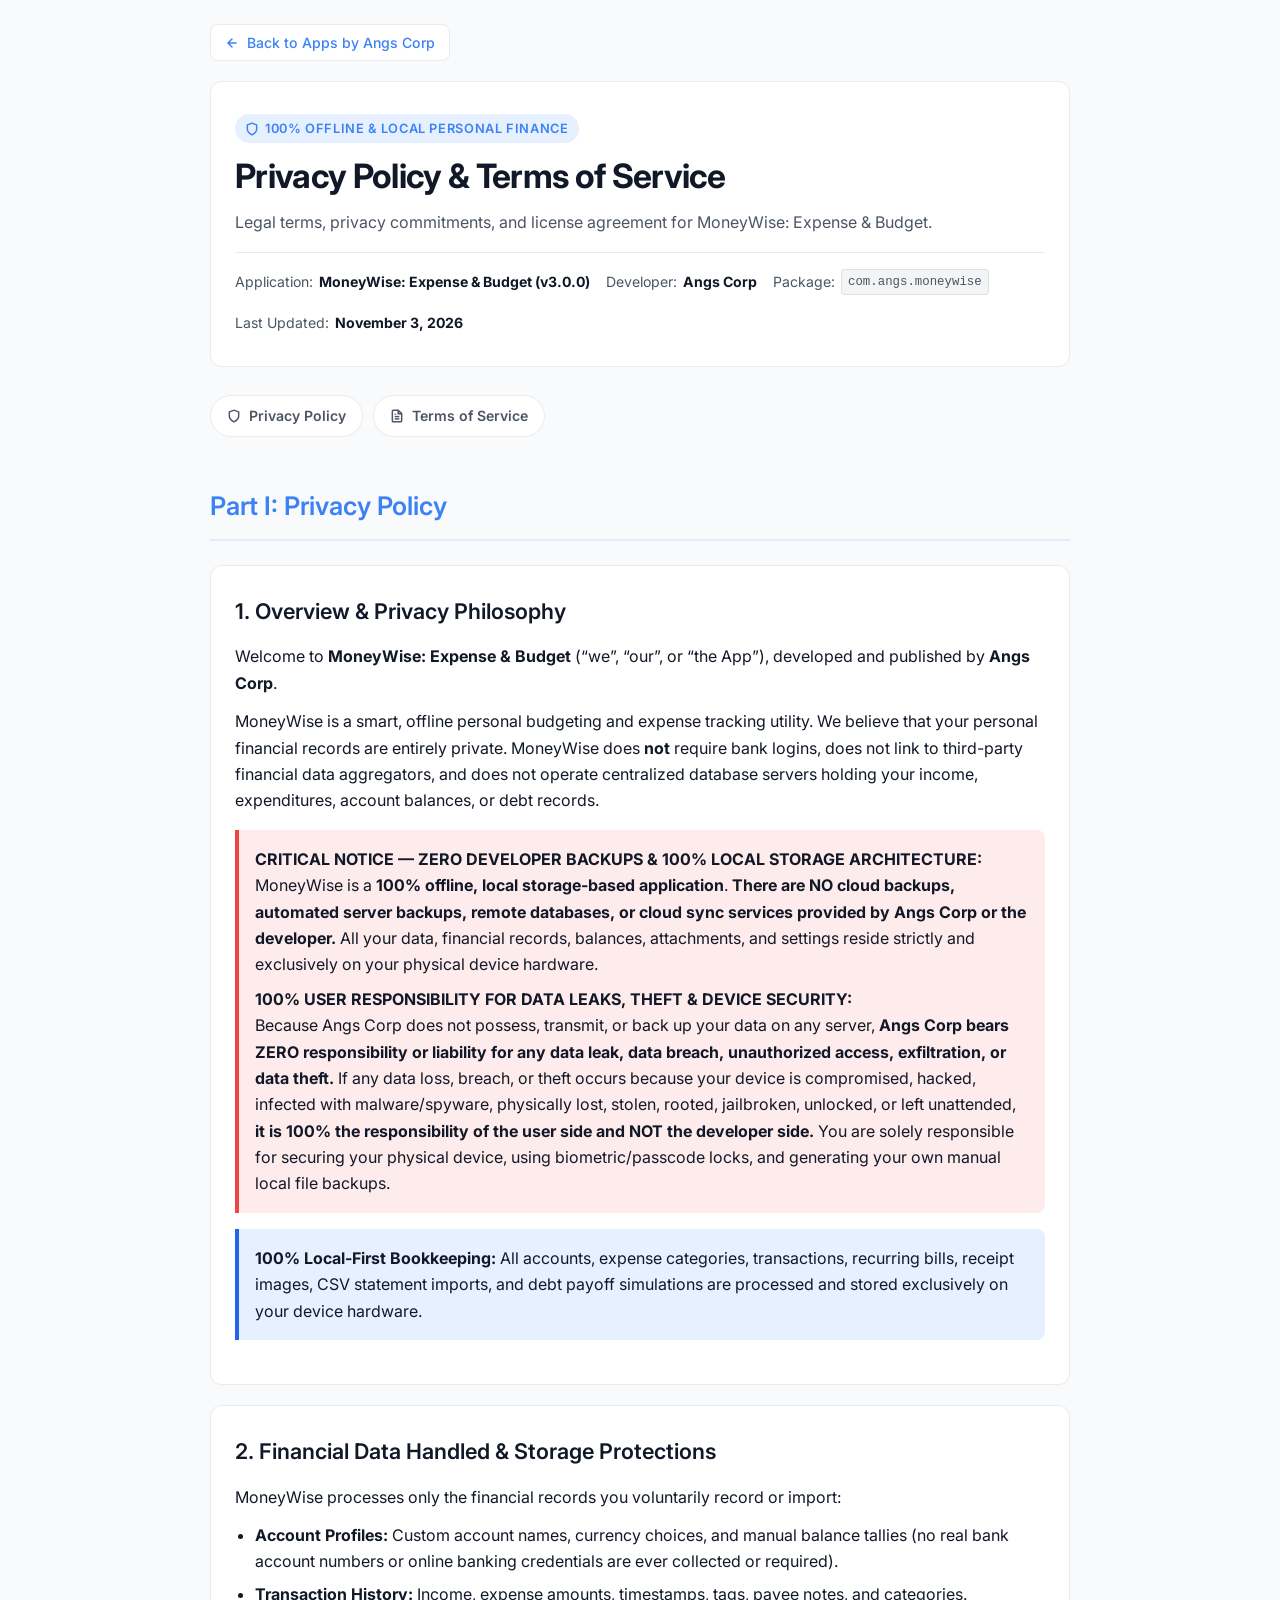
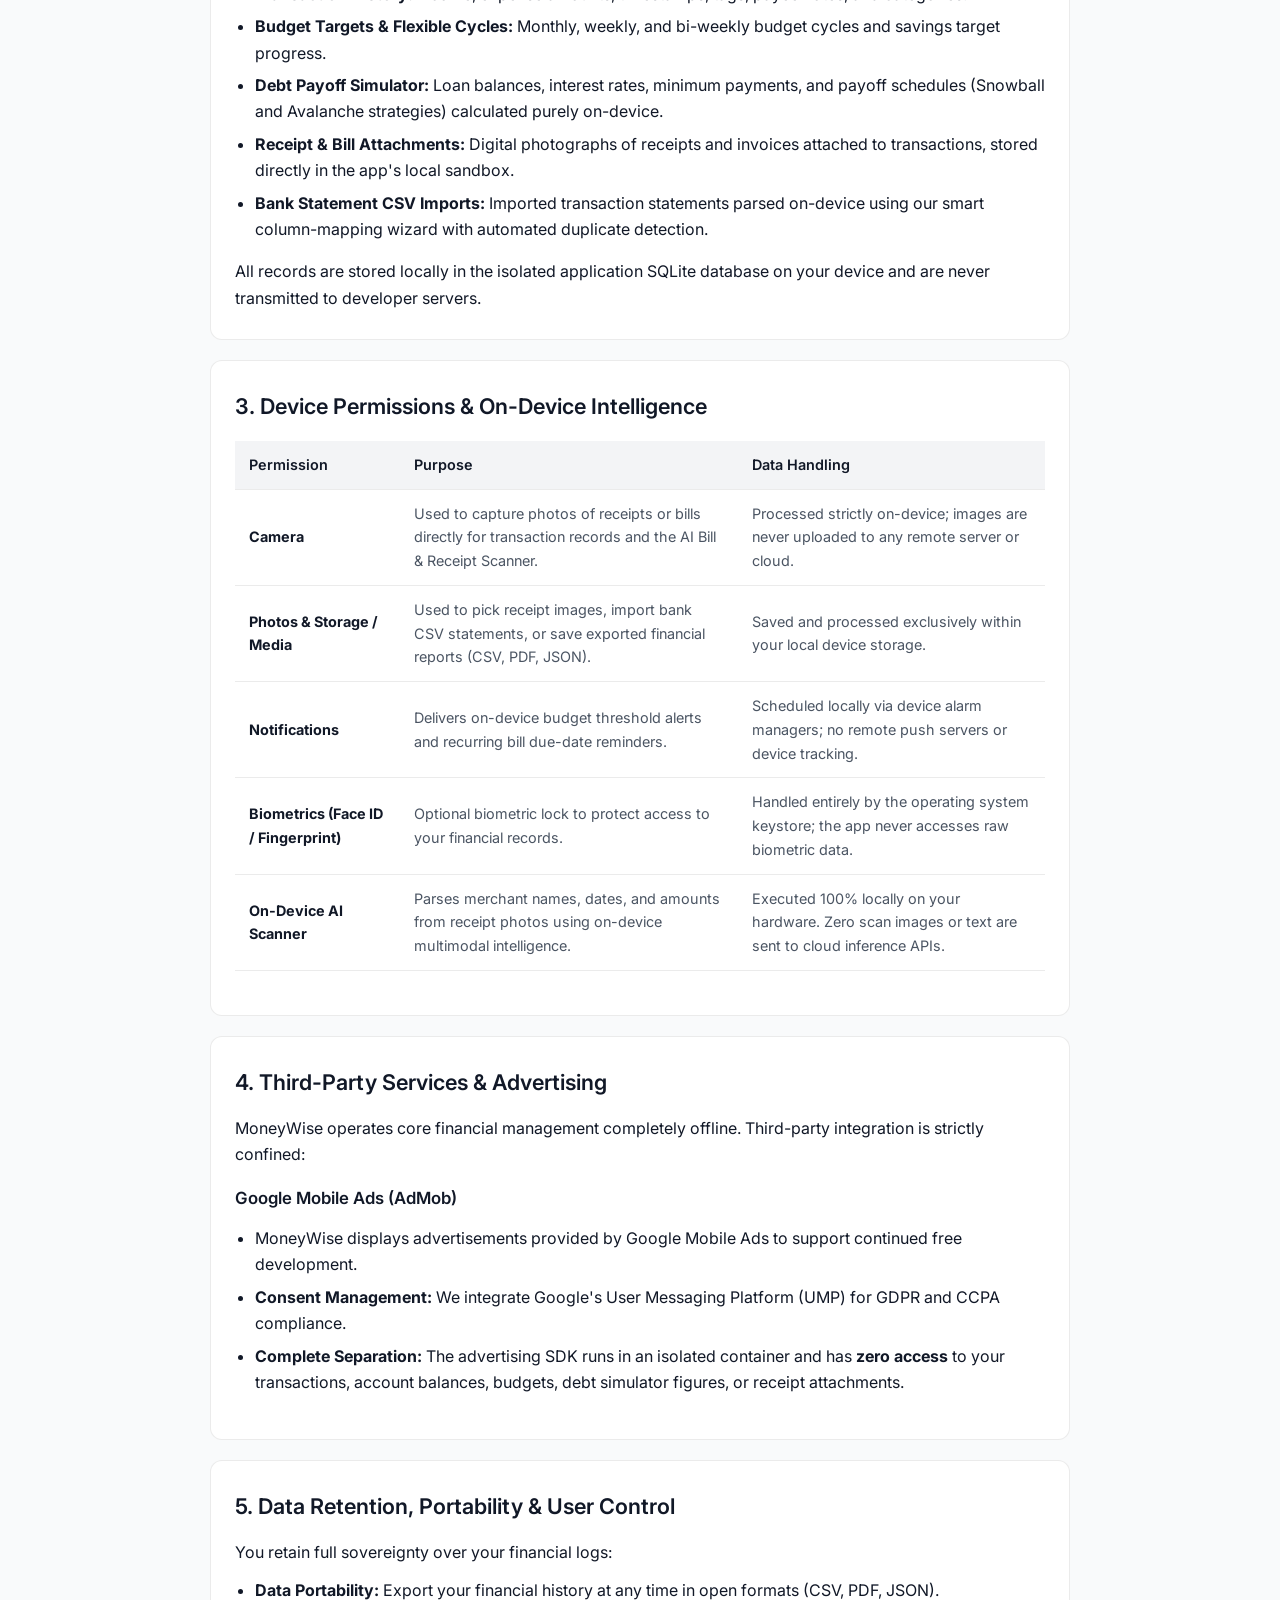
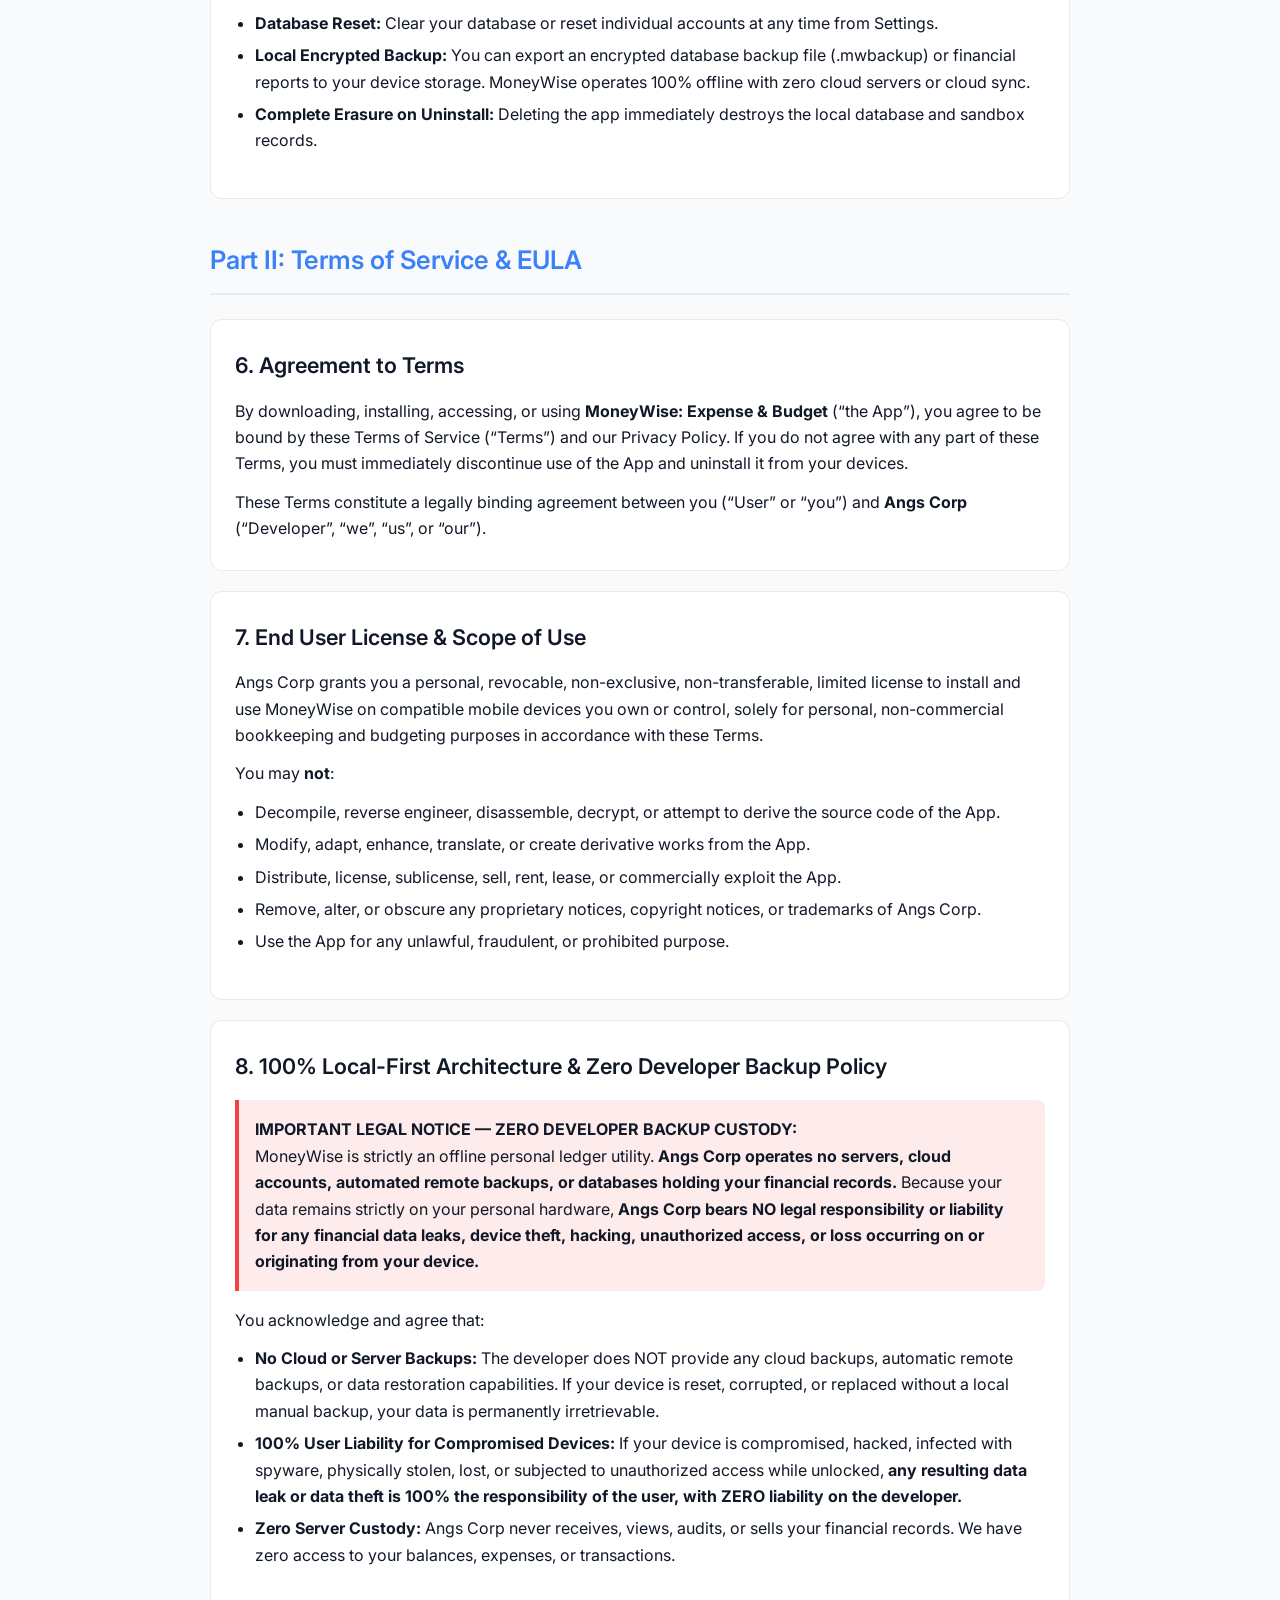
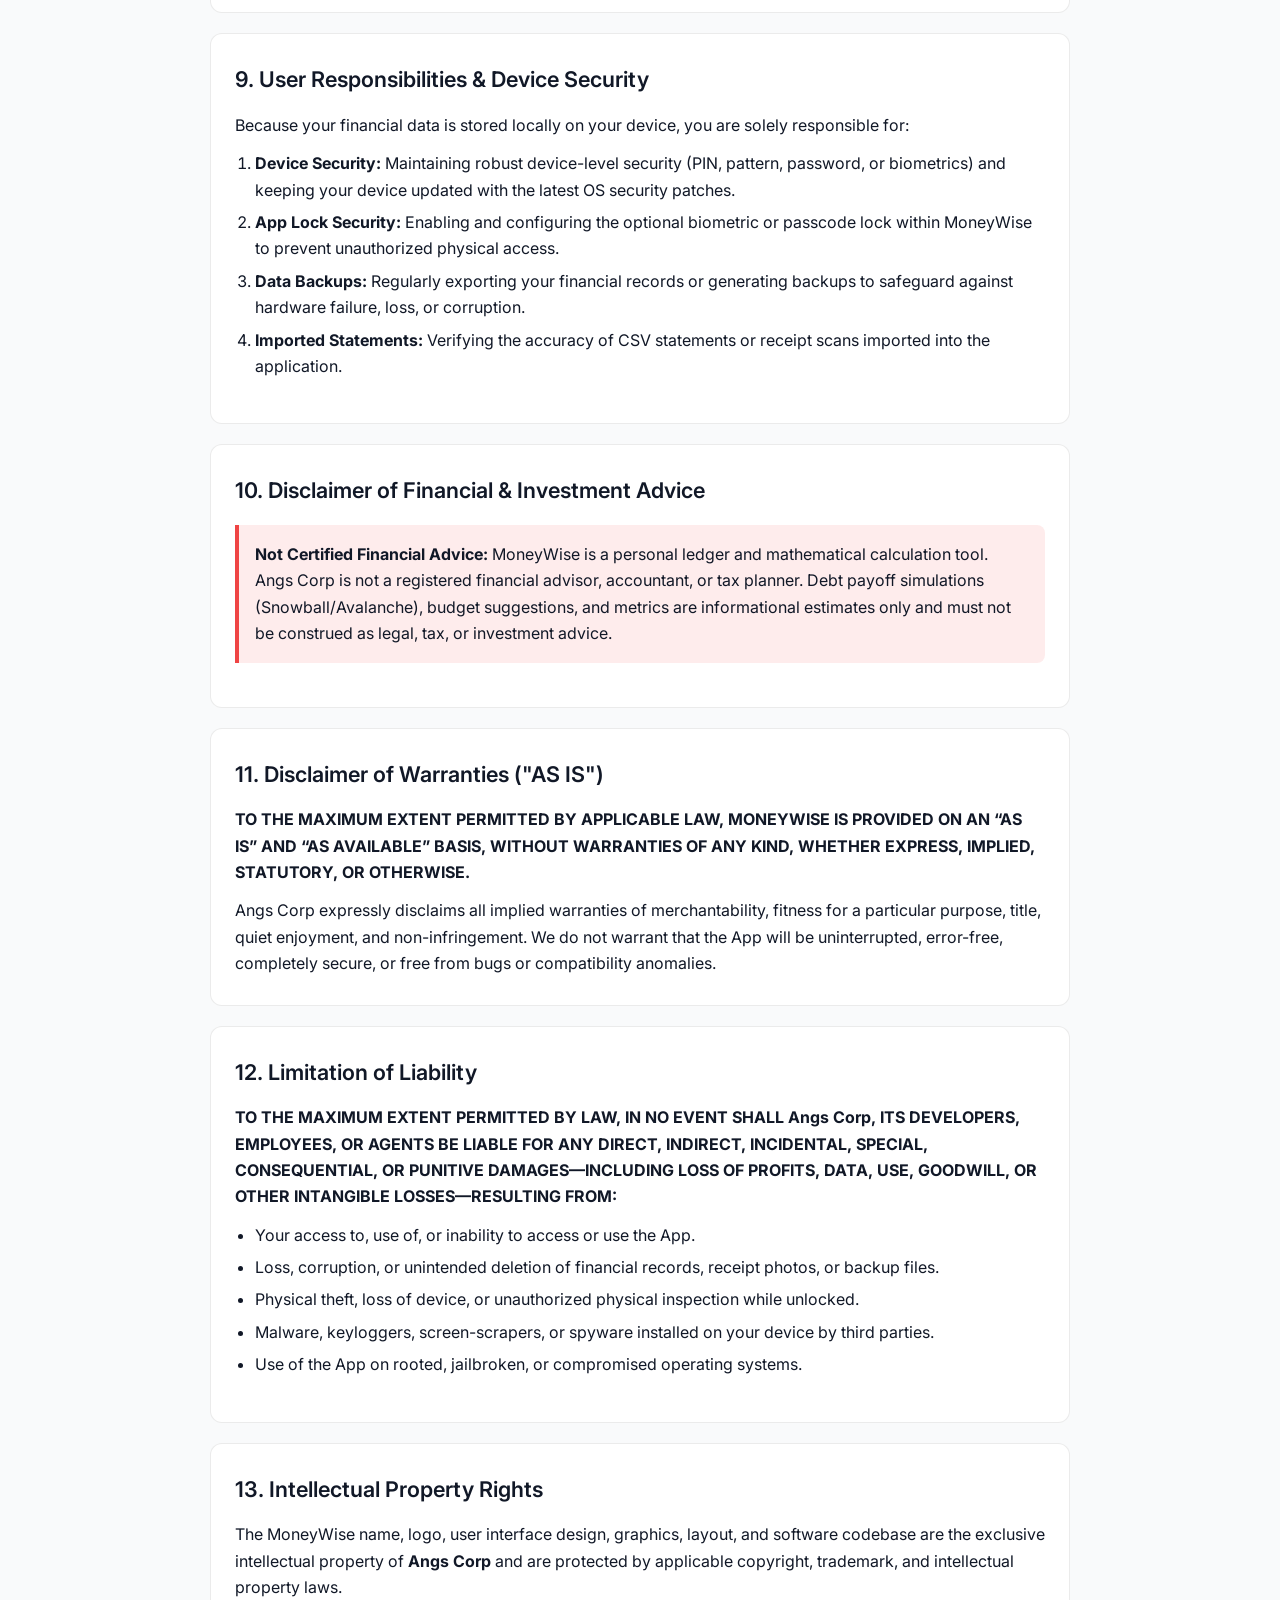
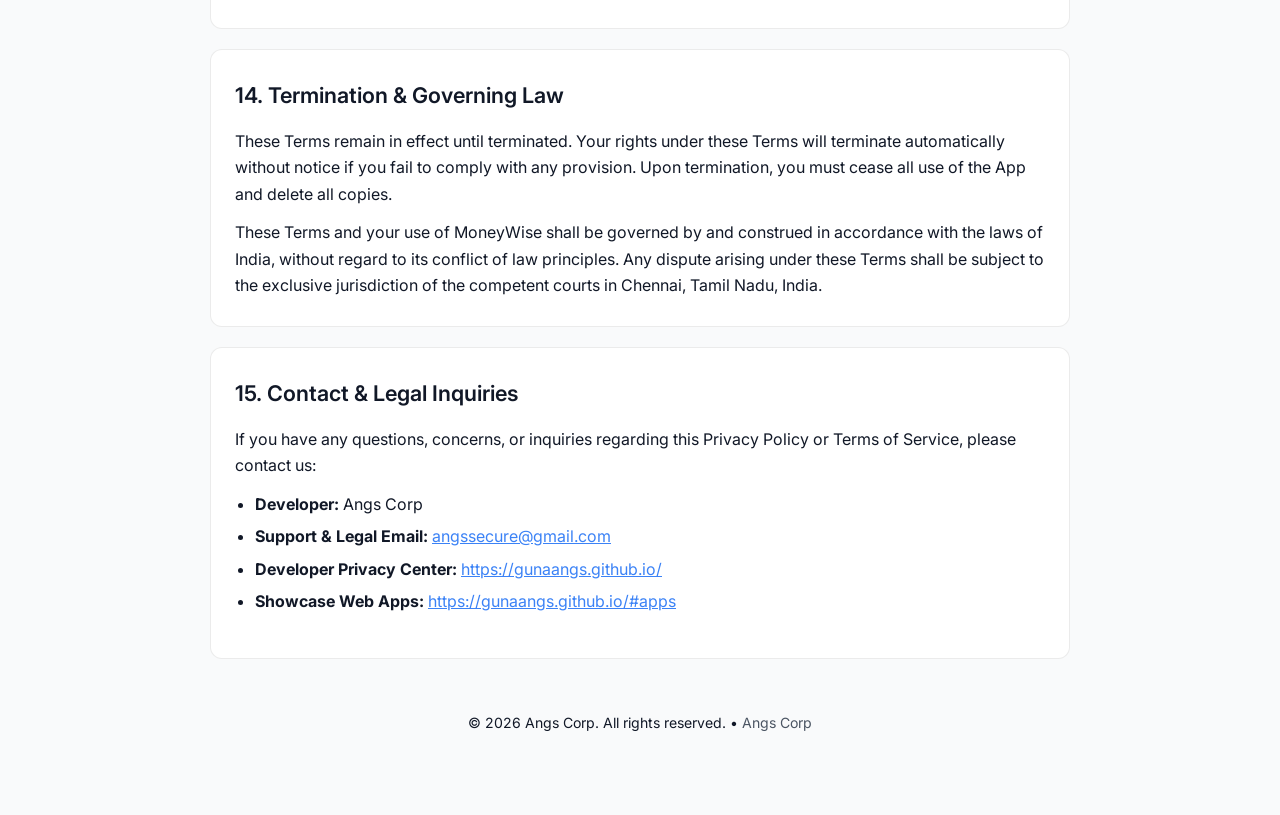
<file: moneywise/index.html>
<!DOCTYPE html>
<html lang="en">
<head>
  <meta charset="UTF-8">
  <meta name="viewport" content="width=device-width, initial-scale=1.0">
  <title>Privacy Policy &amp; Terms of Service — MoneyWise: Expense &amp; Budget</title>
  <meta name="description" content="Privacy Policy and Terms of Service for MoneyWise: Expense & Budget (com.angs.moneywise, v3.0.0) by Angs Corp. 100% offline, local-first personal finance and debt payoff manager.">
  <link rel="preconnect" href="https://fonts.googleapis.com">
  <link rel="preconnect" href="https://fonts.gstatic.com" crossorigin>
  <link href="https://fonts.googleapis.com/css2?family=Inter:wght@400;500;600;700&display=swap" rel="stylesheet">
  <style>
    :root {
      --bg: #0F1117;
      --card-bg: #1A1D27;
      --card-border: rgba(255, 255, 255, 0.08);
      --text: #F3F4F6;
      --text-muted: #9CA3AF;
      --accent: #3B82F6;
      --accent-light: #60A5FA;
      --accent-bg: rgba(59, 130, 246, 0.12);
      --code-bg: #11131A;
      --max-width: 860px;
    }

    @media (prefers-color-scheme: light) {
      :root {
        --bg: #F9FAFB;
        --card-bg: #FFFFFF;
        --card-border: rgba(0, 0, 0, 0.08);
        --text: #111827;
        --text-muted: #4B5563;
        --accent: #2563EB;
        --accent-light: #3B82F6;
        --accent-bg: rgba(59, 130, 246, 0.12);
        --code-bg: #F3F4F6;
      }
    }

    html {
      scroll-behavior: smooth;
    }

    * {
      box-sizing: border-box;
      margin: 0;
      padding: 0;
    }

    body {
      font-family: 'Inter', -apple-system, BlinkMacSystemFont, 'Segoe UI', Roboto, sans-serif;
      background-color: var(--bg);
      color: var(--text);
      line-height: 1.65;
      padding: 24px 16px 64px 16px;
    }

    .container {
      max-width: var(--max-width);
      margin: 0 auto;
    }

    .breadcrumb-nav {
      margin-bottom: 20px;
    }

    .back-link {
      display: inline-flex;
      align-items: center;
      gap: 8px;
      font-size: 0.88rem;
      font-weight: 500;
      color: var(--accent-light);
      text-decoration: none;
      padding: 6px 14px;
      background: var(--card-bg);
      border: 1px solid var(--card-border);
      border-radius: 8px;
      transition: all 0.2s ease;
    }

    .back-link:hover {
      background: var(--accent-bg);
      border-color: var(--accent);
      text-decoration: none;
    }

    header {
      background: var(--card-bg);
      border: 1px solid var(--card-border);
      border-radius: 12px;
      padding: 32px 24px;
      margin-bottom: 20px;
    }

    .badge {
      display: inline-flex;
      align-items: center;
      gap: 6px;
      background: var(--accent-bg);
      color: var(--accent-light);
      font-size: 0.8rem;
      font-weight: 600;
      text-transform: uppercase;
      letter-spacing: 0.05em;
      padding: 4px 10px;
      border-radius: 9999px;
      margin-bottom: 12px;
    }

    h1 {
      font-size: 2.1rem;
      font-weight: 700;
      letter-spacing: -0.02em;
      margin-bottom: 12px;
      line-height: 1.25;
    }

    .meta {
      display: flex;
      flex-wrap: wrap;
      gap: 16px;
      color: var(--text-muted);
      font-size: 0.88rem;
      border-top: 1px solid var(--card-border);
      padding-top: 16px;
      margin-top: 16px;
    }

    .meta span {
      display: inline-flex;
      align-items: center;
      gap: 6px;
    }

    .doc-nav {
      display: flex;
      flex-wrap: wrap;
      gap: 10px;
      margin-bottom: 24px;
      position: sticky;
      top: 12px;
      z-index: 40;
      background: var(--bg);
      padding: 8px 0;
      backdrop-filter: blur(8px);
    }

    .doc-tab {
      display: inline-flex;
      align-items: center;
      gap: 8px;
      padding: 8px 16px;
      border-radius: 9999px;
      font-size: 0.88rem;
      font-weight: 600;
      text-decoration: none;
      color: var(--text-muted);
      background: var(--card-bg);
      border: 1px solid var(--card-border);
      transition: all 0.2s ease;
    }

    .doc-tab:hover, .doc-tab:focus {
      color: var(--text);
      border-color: var(--accent);
      background: var(--accent-bg);
    }

    .section-divider {
      margin: 40px 0 24px 0;
      padding-bottom: 12px;
      border-bottom: 2px solid var(--accent-bg);
      display: flex;
      align-items: center;
      gap: 10px;
    }

    .section-divider h2 {
      font-size: 1.6rem;
      color: var(--accent-light);
      margin-bottom: 0;
    }

    .card {
      background: var(--card-bg);
      border: 1px solid var(--card-border);
      border-radius: 12px;
      padding: 28px 24px;
      margin-bottom: 20px;
    }

    h2 {
      font-size: 1.35rem;
      font-weight: 600;
      margin-bottom: 14px;
      color: var(--text);
    }

    h3 {
      font-size: 1.05rem;
      font-weight: 600;
      margin: 18px 0 8px 0;
      color: var(--text);
    }

    p {
      margin-bottom: 12px;
      color: var(--text);
    }

    p:last-child {
      margin-bottom: 0;
    }

    ul, ol {
      margin: 12px 0 16px 20px;
      color: var(--text);
    }

    li {
      margin-bottom: 6px;
    }

    strong {
      color: var(--text);
    }

    code {
      font-family: ui-monospace, SFMono-Regular, Menlo, Monaco, Consolas, monospace;
      font-size: 0.88em;
      background: var(--code-bg);
      padding: 2px 6px;
      border-radius: 4px;
      border: 1px solid var(--card-border);
    }

    table {
      width: 100%;
      border-collapse: collapse;
      margin: 16px 0;
      font-size: 0.9rem;
    }

    th, td {
      padding: 12px 14px;
      text-align: left;
      border-bottom: 1px solid var(--card-border);
    }

    th {
      background: var(--code-bg);
      color: var(--text);
      font-weight: 600;
    }

    td {
      color: var(--text-muted);
    }

    td strong {
      color: var(--text);
    }

    .highlight-box {
      background: var(--accent-bg);
      border-left: 4px solid var(--accent);
      padding: 16px;
      border-radius: 0 8px 8px 0;
      margin: 16px 0;
    }

    .highlight-box p {
      color: var(--text);
      margin: 0;
    }

    .warning-box {
      background: rgba(239, 68, 68, 0.1);
      border-left: 4px solid #EF4444;
      padding: 16px;
      border-radius: 0 8px 8px 0;
      margin: 16px 0;
    }

    .warning-box p {
      color: var(--text);
      margin: 0;
    }

    a {
      color: var(--accent-light);
      text-decoration: underline;
    }

    a:hover {
      text-decoration: none;
    }

    footer {
      text-align: center;
      padding: 32px 0 16px 0;
      color: var(--text-muted);
      font-size: 0.88rem;
    }

    footer a {
      color: var(--text-muted);
      text-decoration: none;
    }

    footer a:hover {
      color: var(--accent-light);
    }

    @media (max-width: 640px) {
      body {
        padding: 16px 12px 48px 12px;
      }
      header, .card {
        padding: 20px 16px;
      }
      h1 {
        font-size: 1.6rem;
      }
      th, td {
        padding: 8px 10px;
        font-size: 0.82rem;
      }
    }
  </style>
</head>
<body>
  <div class="container">
    <nav class="breadcrumb-nav">
      <a href="../#apps" class="back-link">
        <svg width="14" height="14" viewBox="0 0 24 24" fill="none" stroke="currentColor" stroke-width="2.5" stroke-linecap="round" stroke-linejoin="round"><path d="M19 12H5M12 19l-7-7 7-7"/></svg>
        Back to Apps by Angs Corp
      </a>
    </nav>

    <header>
      <div class="badge">
        <svg width="14" height="14" viewBox="0 0 24 24" fill="none" stroke="currentColor" stroke-width="2.5" stroke-linecap="round" stroke-linejoin="round"><path d="M12 22s8-4 8-10V5l-8-3-8 3v7c0 6 8 10 8 10z"></path></svg>
        100% Offline &amp; Local Personal Finance
      </div>
      <h1>Privacy Policy &amp; Terms of Service</h1>
      <p style="color: var(--text-muted); margin-top: 4px;">Legal terms, privacy commitments, and license agreement for MoneyWise: Expense &amp; Budget.</p>
      <div class="meta">
        <span>Application: <strong>MoneyWise: Expense &amp; Budget (v3.0.0)</strong></span>
        <span>Developer: <strong>Angs Corp</strong></span>
        <span>Package: <code>com.angs.moneywise</code></span>
        <span>Last Updated: <strong>November 3, 2026</strong></span>
      </div>
    </header>

    <nav class="doc-nav" aria-label="Document Navigation">
      <a href="#privacy" class="doc-tab">
        <svg width="14" height="14" viewBox="0 0 24 24" fill="none" stroke="currentColor" stroke-width="2.5"><path d="M12 22s8-4 8-10V5l-8-3-8 3v7c0 6 8 10 8 10z"/></svg>
        Privacy Policy
      </a>
      <a href="#terms" class="doc-tab">
        <svg width="14" height="14" viewBox="0 0 24 24" fill="none" stroke="currentColor" stroke-width="2.5"><path d="M14 2H6a2 2 0 0 0-2 2v16a2 2 0 0 0 2 2h12a2 2 0 0 0 2-2V8z"/><polyline points="14 2 14 8 20 8"/><line x1="16" y1="13" x2="8" y2="13"/><line x1="16" y1="17" x2="8" y2="17"/><polyline points="10 9 9 9 8 9"/></svg>
        Terms of Service
      </a>
    </nav>

    <!-- ──────────────────────────────────────────────────────────── -->
    <!-- PART I: PRIVACY POLICY -->
    <!-- ──────────────────────────────────────────────────────────── -->
    <div id="privacy" class="section-divider">
      <h2>Part I: Privacy Policy</h2>
    </div>

    <div class="card">
      <h2>1. Overview &amp; Privacy Philosophy</h2>
      <p>Welcome to <strong>MoneyWise: Expense &amp; Budget</strong> (&ldquo;we&rdquo;, &ldquo;our&rdquo;, or &ldquo;the App&rdquo;), developed and published by <strong>Angs Corp</strong>.</p>
      <p>MoneyWise is a smart, offline personal budgeting and expense tracking utility. We believe that your personal financial records are entirely private. MoneyWise does <strong>not</strong> require bank logins, does not link to third-party financial data aggregators, and does not operate centralized database servers holding your income, expenditures, account balances, or debt records.</p>
      
      <div class="warning-box">
        <p><strong>CRITICAL NOTICE — ZERO DEVELOPER BACKUPS &amp; 100% LOCAL STORAGE ARCHITECTURE:</strong></p>
        <p>MoneyWise is a <strong>100% offline, local storage-based application</strong>. <strong>There are NO cloud backups, automated server backups, remote databases, or cloud sync services provided by Angs Corp or the developer.</strong> All your data, financial records, balances, attachments, and settings reside strictly and exclusively on your physical device hardware.</p>
        <p style="margin-top: 8px;"><strong>100% USER RESPONSIBILITY FOR DATA LEAKS, THEFT &amp; DEVICE SECURITY:</strong></p>
        <p>Because Angs Corp does not possess, transmit, or back up your data on any server, <strong>Angs Corp bears ZERO responsibility or liability for any data leak, data breach, unauthorized access, exfiltration, or data theft.</strong> If any data loss, breach, or theft occurs because your device is compromised, hacked, infected with malware/spyware, physically lost, stolen, rooted, jailbroken, unlocked, or left unattended, <strong>it is 100% the responsibility of the user side and NOT the developer side.</strong> You are solely responsible for securing your physical device, using biometric/passcode locks, and generating your own manual local file backups.</p>
      </div>

      <div class="highlight-box">
        <p><strong>100% Local-First Bookkeeping:</strong> All accounts, expense categories, transactions, recurring bills, receipt images, CSV statement imports, and debt payoff simulations are processed and stored exclusively on your device hardware.</p>
      </div>
    </div>

    <div class="card">
      <h2>2. Financial Data Handled &amp; Storage Protections</h2>
      <p>MoneyWise processes only the financial records you voluntarily record or import:</p>
      <ul>
        <li><strong>Account Profiles:</strong> Custom account names, currency choices, and manual balance tallies (no real bank account numbers or online banking credentials are ever collected or required).</li>
        <li><strong>Transaction History:</strong> Income, expense amounts, timestamps, tags, payee notes, and categories.</li>
        <li><strong>Budget Targets &amp; Flexible Cycles:</strong> Monthly, weekly, and bi-weekly budget cycles and savings target progress.</li>
        <li><strong>Debt Payoff Simulator:</strong> Loan balances, interest rates, minimum payments, and payoff schedules (Snowball and Avalanche strategies) calculated purely on-device.</li>
        <li><strong>Receipt &amp; Bill Attachments:</strong> Digital photographs of receipts and invoices attached to transactions, stored directly in the app's local sandbox.</li>
        <li><strong>Bank Statement CSV Imports:</strong> Imported transaction statements parsed on-device using our smart column-mapping wizard with automated duplicate detection.</li>
      </ul>
      <p>All records are stored locally in the isolated application SQLite database on your device and are never transmitted to developer servers.</p>
    </div>

    <div class="card">
      <h2>3. Device Permissions &amp; On-Device Intelligence</h2>
      <table>
        <thead>
          <tr>
            <th>Permission</th>
            <th>Purpose</th>
            <th>Data Handling</th>
          </tr>
        </thead>
        <tbody>
          <tr>
            <td><strong>Camera</strong></td>
            <td>Used to capture photos of receipts or bills directly for transaction records and the AI Bill &amp; Receipt Scanner.</td>
            <td>Processed strictly on-device; images are never uploaded to any remote server or cloud.</td>
          </tr>
          <tr>
            <td><strong>Photos &amp; Storage / Media</strong></td>
            <td>Used to pick receipt images, import bank CSV statements, or save exported financial reports (CSV, PDF, JSON).</td>
            <td>Saved and processed exclusively within your local device storage.</td>
          </tr>
          <tr>
            <td><strong>Notifications</strong></td>
            <td>Delivers on-device budget threshold alerts and recurring bill due-date reminders.</td>
            <td>Scheduled locally via device alarm managers; no remote push servers or device tracking.</td>
          </tr>
          <tr>
            <td><strong>Biometrics (Face ID / Fingerprint)</strong></td>
            <td>Optional biometric lock to protect access to your financial records.</td>
            <td>Handled entirely by the operating system keystore; the app never accesses raw biometric data.</td>
          </tr>
          <tr>
            <td><strong>On-Device AI Scanner</strong></td>
            <td>Parses merchant names, dates, and amounts from receipt photos using on-device multimodal intelligence.</td>
            <td>Executed 100% locally on your hardware. Zero scan images or text are sent to cloud inference APIs.</td>
          </tr>
        </tbody>
      </table>
    </div>

    <div class="card">
      <h2>4. Third-Party Services &amp; Advertising</h2>
      <p>MoneyWise operates core financial management completely offline. Third-party integration is strictly confined:</p>
      <h3>Google Mobile Ads (AdMob)</h3>
      <ul>
        <li>MoneyWise displays advertisements provided by Google Mobile Ads to support continued free development.</li>
        <li><strong>Consent Management:</strong> We integrate Google's User Messaging Platform (UMP) for GDPR and CCPA compliance.</li>
        <li><strong>Complete Separation:</strong> The advertising SDK runs in an isolated container and has <strong>zero access</strong> to your transactions, account balances, budgets, debt simulator figures, or receipt attachments.</li>
      </ul>
    </div>

    <div class="card">
      <h2>5. Data Retention, Portability &amp; User Control</h2>
      <p>You retain full sovereignty over your financial logs:</p>
      <ul>
        <li><strong>Data Portability:</strong> Export your financial history at any time in open formats (CSV, PDF, JSON).</li>
        <li><strong>Database Reset:</strong> Clear your database or reset individual accounts at any time from Settings.</li>
        <li><strong>Local Encrypted Backup:</strong> You can export an encrypted database backup file (.mwbackup) or financial reports to your device storage. MoneyWise operates 100% offline with zero cloud servers or cloud sync.</li>
        <li><strong>Complete Erasure on Uninstall:</strong> Deleting the app immediately destroys the local database and sandbox records.</li>
      </ul>
    </div>

    <!-- ──────────────────────────────────────────────────────────── -->
    <!-- PART II: TERMS OF SERVICE -->
    <!-- ──────────────────────────────────────────────────────────── -->
    <div id="terms" class="section-divider">
      <h2>Part II: Terms of Service &amp; EULA</h2>
    </div>

    <div class="card">
      <h2>6. Agreement to Terms</h2>
      <p>By downloading, installing, accessing, or using <strong>MoneyWise: Expense &amp; Budget</strong> (&ldquo;the App&rdquo;), you agree to be bound by these Terms of Service (&ldquo;Terms&rdquo;) and our Privacy Policy. If you do not agree with any part of these Terms, you must immediately discontinue use of the App and uninstall it from your devices.</p>
      <p>These Terms constitute a legally binding agreement between you (&ldquo;User&rdquo; or &ldquo;you&rdquo;) and <strong>Angs Corp</strong> (&ldquo;Developer&rdquo;, &ldquo;we&rdquo;, &ldquo;us&rdquo;, or &ldquo;our&rdquo;).</p>
    </div>

    <div class="card">
      <h2>7. End User License &amp; Scope of Use</h2>
      <p>Angs Corp grants you a personal, revocable, non-exclusive, non-transferable, limited license to install and use MoneyWise on compatible mobile devices you own or control, solely for personal, non-commercial bookkeeping and budgeting purposes in accordance with these Terms.</p>
      <p>You may <strong>not</strong>:</p>
      <ul>
        <li>Decompile, reverse engineer, disassemble, decrypt, or attempt to derive the source code of the App.</li>
        <li>Modify, adapt, enhance, translate, or create derivative works from the App.</li>
        <li>Distribute, license, sublicense, sell, rent, lease, or commercially exploit the App.</li>
        <li>Remove, alter, or obscure any proprietary notices, copyright notices, or trademarks of Angs Corp.</li>
        <li>Use the App for any unlawful, fraudulent, or prohibited purpose.</li>
      </ul>
    </div>

    <div class="card">
      <h2>8. 100% Local-First Architecture &amp; Zero Developer Backup Policy</h2>
      <div class="warning-box">
        <p><strong>IMPORTANT LEGAL NOTICE — ZERO DEVELOPER BACKUP CUSTODY:</strong></p>
        <p>MoneyWise is strictly an offline personal ledger utility. <strong>Angs Corp operates no servers, cloud accounts, automated remote backups, or databases holding your financial records.</strong> Because your data remains strictly on your personal hardware, <strong>Angs Corp bears NO legal responsibility or liability for any financial data leaks, device theft, hacking, unauthorized access, or loss occurring on or originating from your device.</strong></p>
      </div>
      <p>You acknowledge and agree that:</p>
      <ul>
        <li><strong>No Cloud or Server Backups:</strong> The developer does NOT provide any cloud backups, automatic remote backups, or data restoration capabilities. If your device is reset, corrupted, or replaced without a local manual backup, your data is permanently irretrievable.</li>
        <li><strong>100% User Liability for Compromised Devices:</strong> If your device is compromised, hacked, infected with spyware, physically stolen, lost, or subjected to unauthorized access while unlocked, <strong>any resulting data leak or data theft is 100% the responsibility of the user, with ZERO liability on the developer.</strong></li>
        <li><strong>Zero Server Custody:</strong> Angs Corp never receives, views, audits, or sells your financial records. We have zero access to your balances, expenses, or transactions.</li>
      </ul>
    </div>

    <div class="card">
      <h2>9. User Responsibilities &amp; Device Security</h2>
      <p>Because your financial data is stored locally on your device, you are solely responsible for:</p>
      <ol>
        <li><strong>Device Security:</strong> Maintaining robust device-level security (PIN, pattern, password, or biometrics) and keeping your device updated with the latest OS security patches.</li>
        <li><strong>App Lock Security:</strong> Enabling and configuring the optional biometric or passcode lock within MoneyWise to prevent unauthorized physical access.</li>
        <li><strong>Data Backups:</strong> Regularly exporting your financial records or generating backups to safeguard against hardware failure, loss, or corruption.</li>
        <li><strong>Imported Statements:</strong> Verifying the accuracy of CSV statements or receipt scans imported into the application.</li>
      </ol>
    </div>

    <div class="card">
      <h2>10. Disclaimer of Financial &amp; Investment Advice</h2>
      <div class="warning-box">
        <p><strong>Not Certified Financial Advice:</strong> MoneyWise is a personal ledger and mathematical calculation tool. Angs Corp is not a registered financial advisor, accountant, or tax planner. Debt payoff simulations (Snowball/Avalanche), budget suggestions, and metrics are informational estimates only and must not be construed as legal, tax, or investment advice.</p>
      </div>
    </div>

    <div class="card">
      <h2>11. Disclaimer of Warranties ("AS IS")</h2>
      <p><strong>TO THE MAXIMUM EXTENT PERMITTED BY APPLICABLE LAW, MONEYWISE IS PROVIDED ON AN &ldquo;AS IS&rdquo; AND &ldquo;AS AVAILABLE&rdquo; BASIS, WITHOUT WARRANTIES OF ANY KIND, WHETHER EXPRESS, IMPLIED, STATUTORY, OR OTHERWISE.</strong></p>
      <p>Angs Corp expressly disclaims all implied warranties of merchantability, fitness for a particular purpose, title, quiet enjoyment, and non-infringement. We do not warrant that the App will be uninterrupted, error-free, completely secure, or free from bugs or compatibility anomalies.</p>
    </div>

    <div class="card">
      <h2>12. Limitation of Liability</h2>
      <p><strong>TO THE MAXIMUM EXTENT PERMITTED BY LAW, IN NO EVENT SHALL Angs Corp, ITS DEVELOPERS, EMPLOYEES, OR AGENTS BE LIABLE FOR ANY DIRECT, INDIRECT, INCIDENTAL, SPECIAL, CONSEQUENTIAL, OR PUNITIVE DAMAGES—INCLUDING LOSS OF PROFITS, DATA, USE, GOODWILL, OR OTHER INTANGIBLE LOSSES—RESULTING FROM:</strong></p>
      <ul>
        <li>Your access to, use of, or inability to access or use the App.</li>
        <li>Loss, corruption, or unintended deletion of financial records, receipt photos, or backup files.</li>
        <li>Physical theft, loss of device, or unauthorized physical inspection while unlocked.</li>
        <li>Malware, keyloggers, screen-scrapers, or spyware installed on your device by third parties.</li>
        <li>Use of the App on rooted, jailbroken, or compromised operating systems.</li>
      </ul>
    </div>

    <div class="card">
      <h2>13. Intellectual Property Rights</h2>
      <p>The MoneyWise name, logo, user interface design, graphics, layout, and software codebase are the exclusive intellectual property of <strong>Angs Corp</strong> and are protected by applicable copyright, trademark, and intellectual property laws.</p>
    </div>

    <div class="card">
      <h2>14. Termination &amp; Governing Law</h2>
      <p>These Terms remain in effect until terminated. Your rights under these Terms will terminate automatically without notice if you fail to comply with any provision. Upon termination, you must cease all use of the App and delete all copies.</p>
      <p>These Terms and your use of MoneyWise shall be governed by and construed in accordance with the laws of India, without regard to its conflict of law principles. Any dispute arising under these Terms shall be subject to the exclusive jurisdiction of the competent courts in Chennai, Tamil Nadu, India.</p>
    </div>

    <div class="card">
      <h2>15. Contact &amp; Legal Inquiries</h2>
      <p>If you have any questions, concerns, or inquiries regarding this Privacy Policy or Terms of Service, please contact us:</p>
      <ul>
        <li><strong>Developer:</strong> Angs Corp</li>
        <li><strong>Support &amp; Legal Email:</strong> <a href="mailto:angssecure@gmail.com">angssecure@gmail.com</a></li>
        <li><strong>Developer Privacy Center:</strong> <a href="https://gunaangs.github.io/">https://gunaangs.github.io/</a></li>
        <li><strong>Showcase Web Apps:</strong> <a href="../#apps">https://gunaangs.github.io/#apps</a></li>
      </ul>
    </div>

    <footer>
      <p>&copy; 2026 Angs Corp. All rights reserved. &bull; <a href="../#apps">Angs Corp</a></p>
    </footer>
  </div>
</body>
</html>
</file>
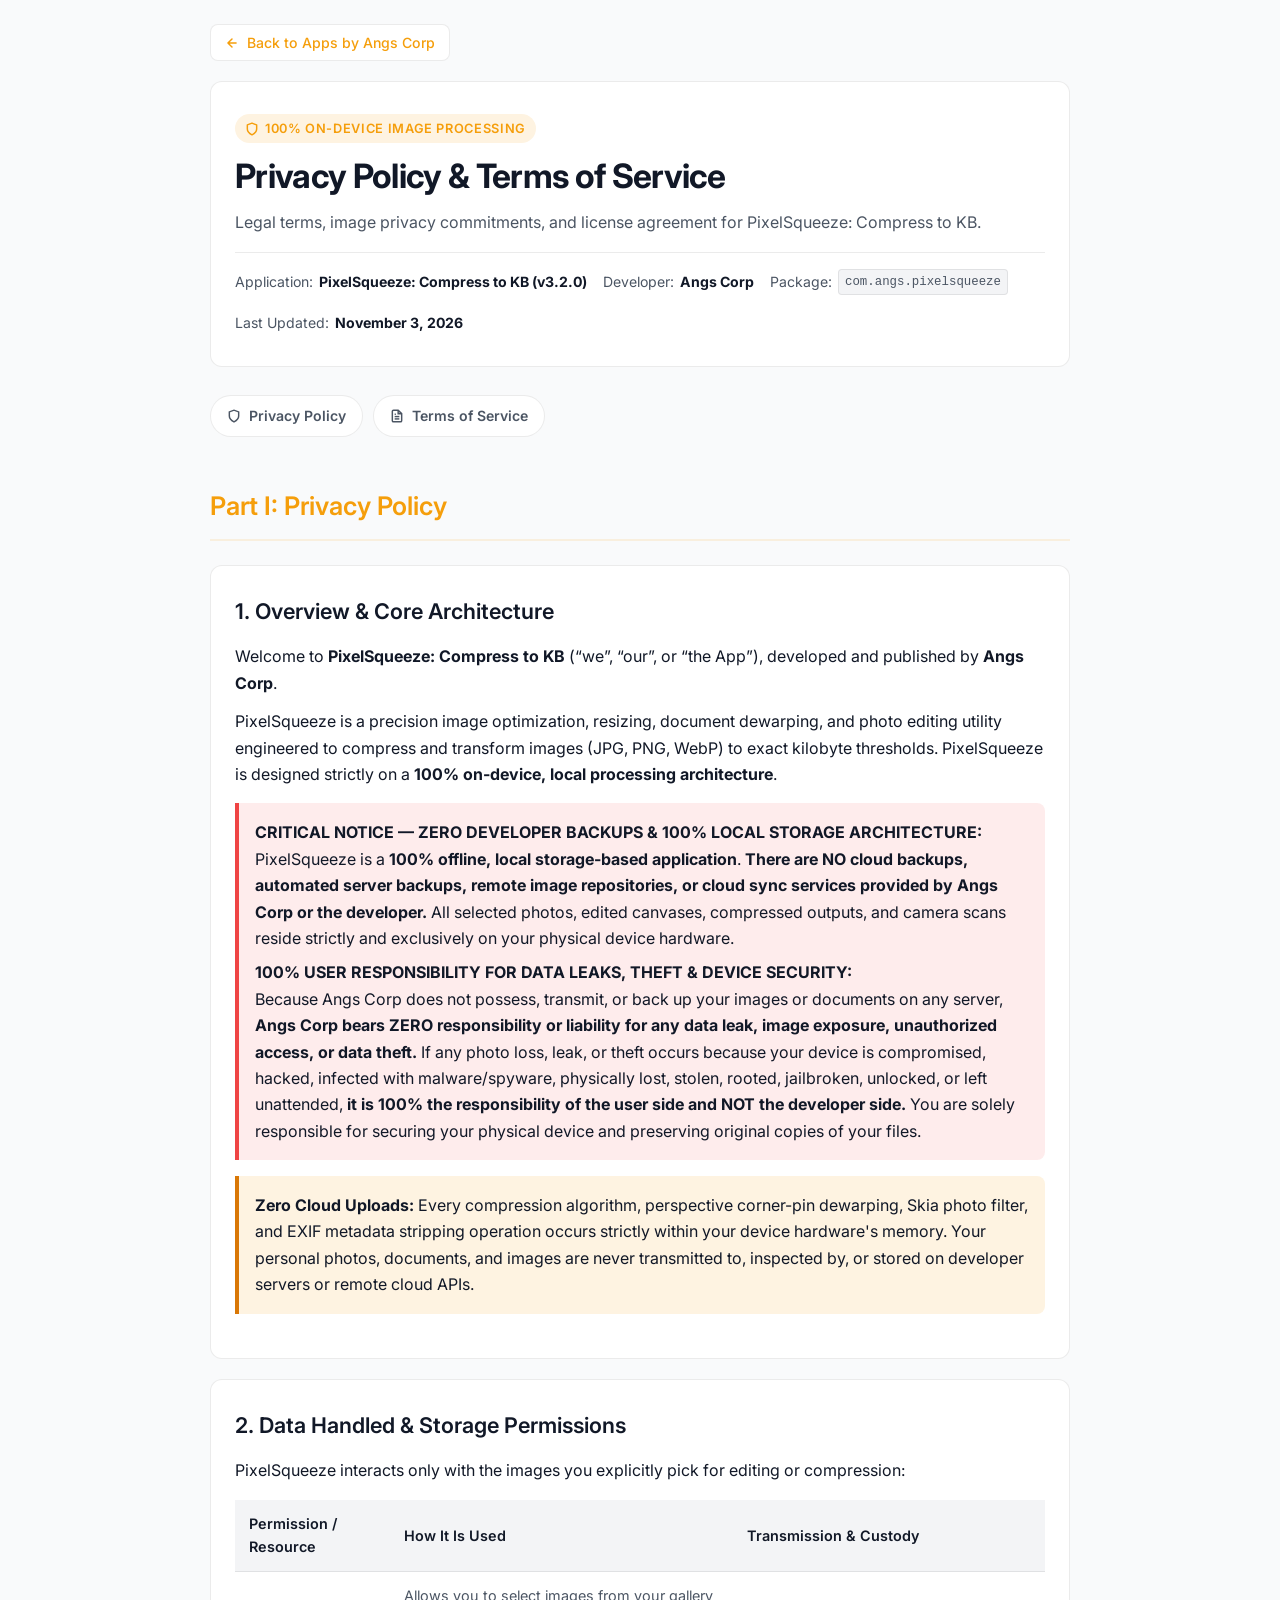
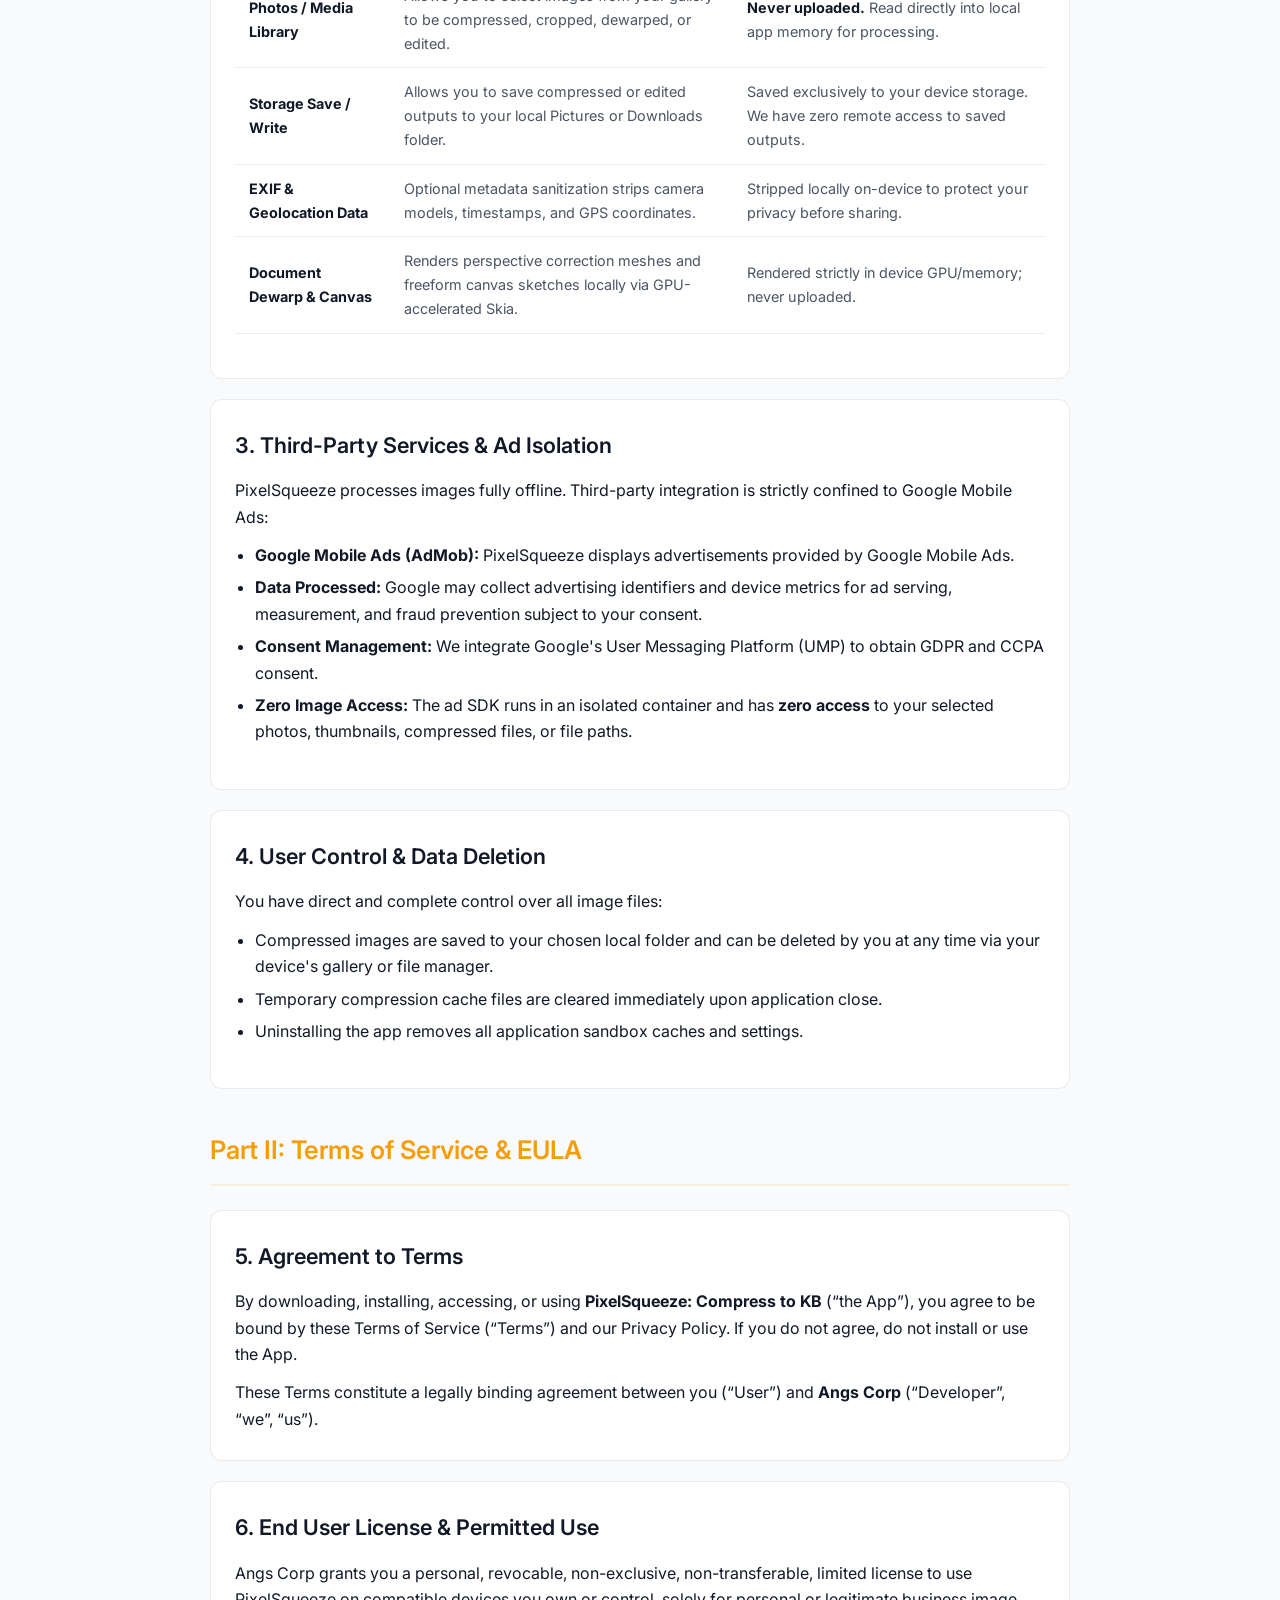
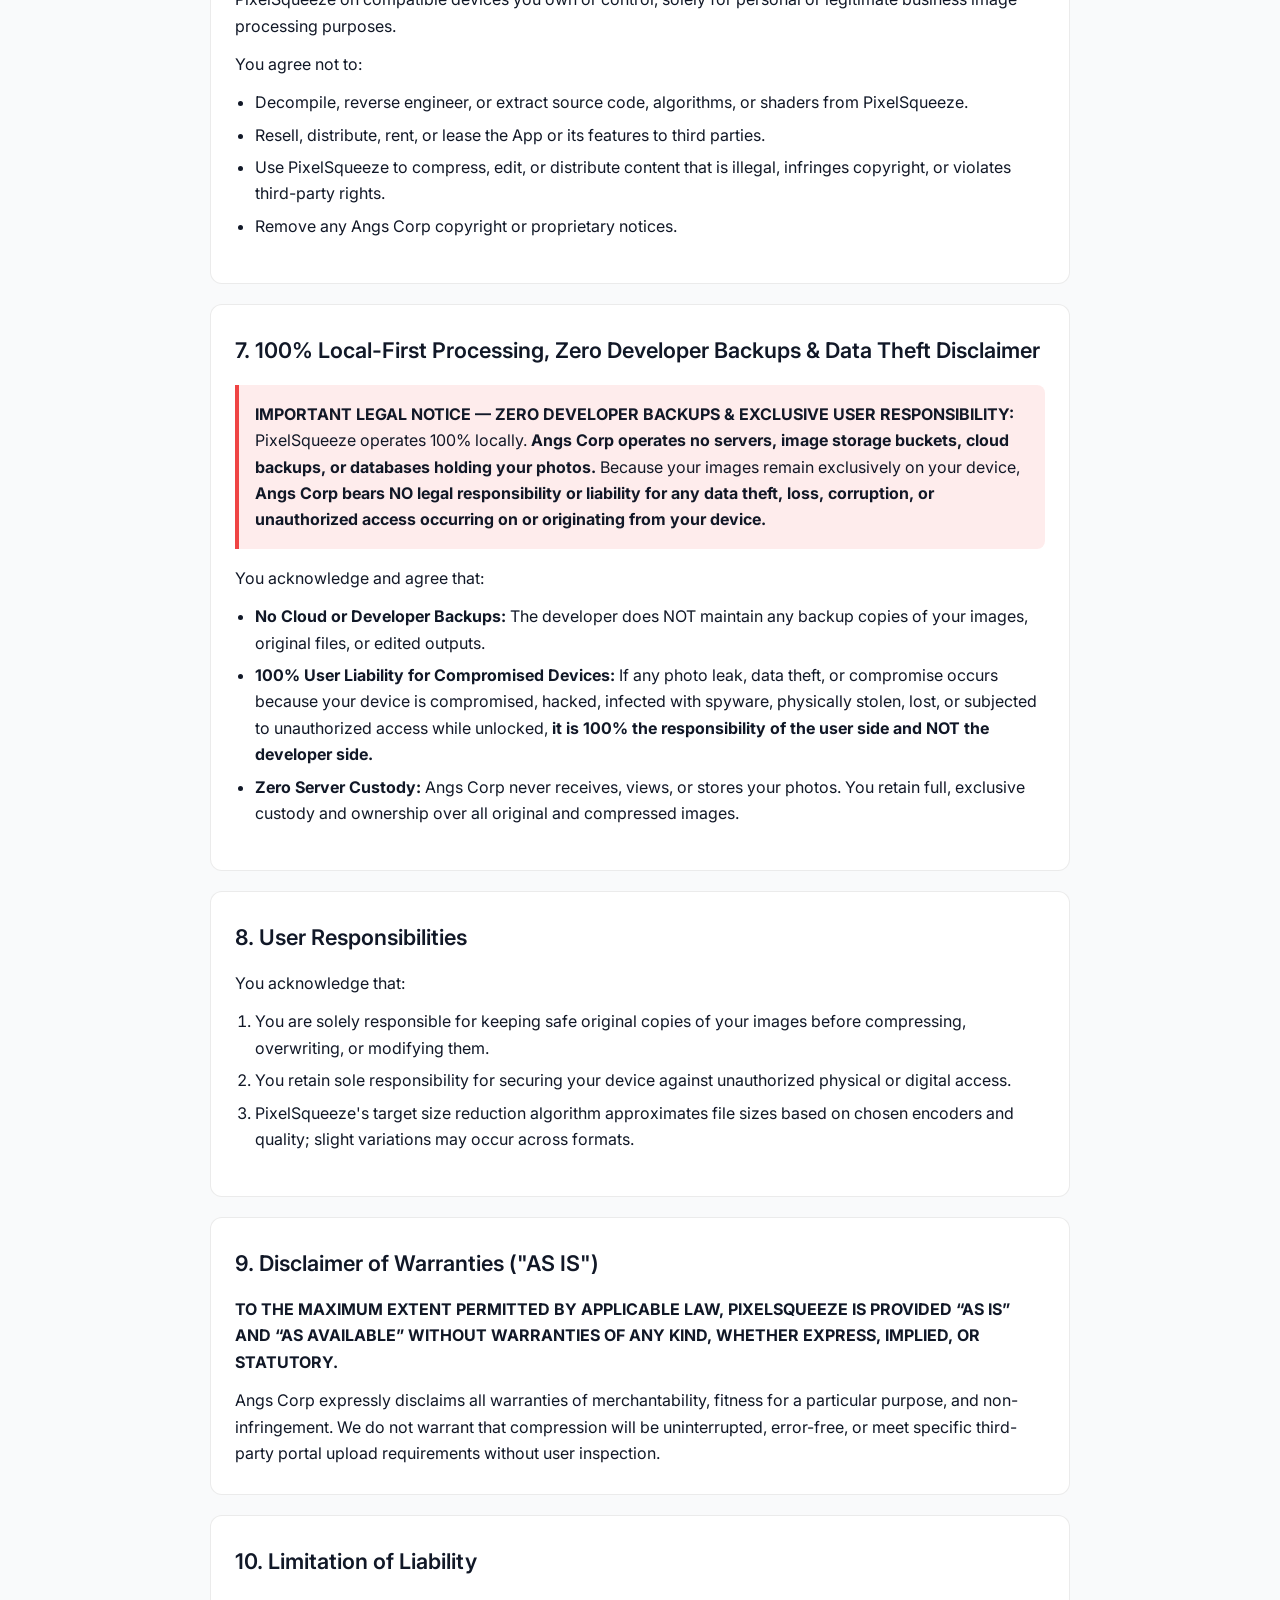
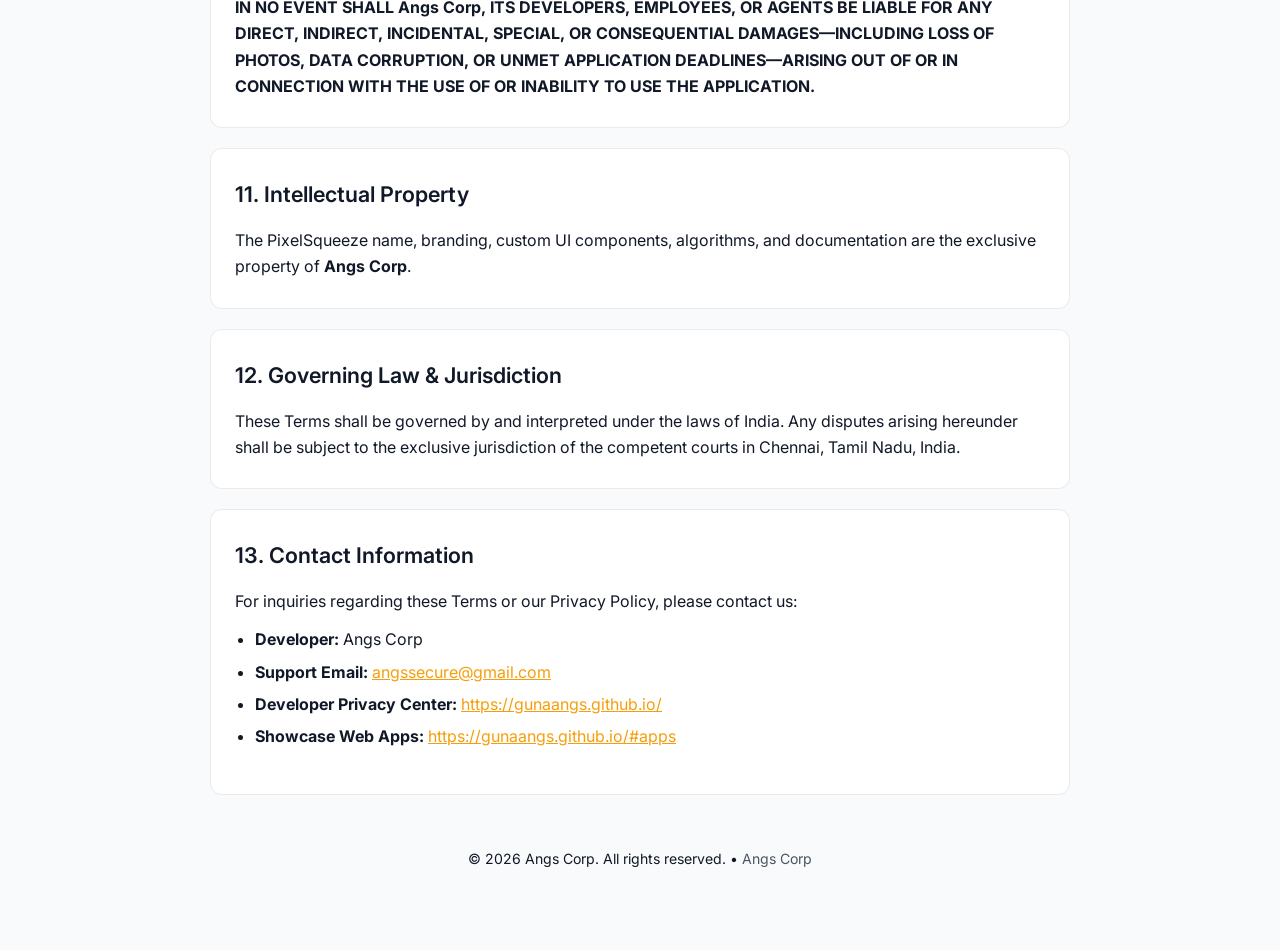
<file: pixelsqueeze/index.html>
<!DOCTYPE html>
<html lang="en">
<head>
  <meta charset="UTF-8">
  <meta name="viewport" content="width=device-width, initial-scale=1.0">
  <title>Privacy Policy &amp; Terms of Service — PixelSqueeze: Compress to KB</title>
  <meta name="description" content="Privacy Policy and Terms of Service for PixelSqueeze: Compress to KB (com.angs.pixelsqueeze, v3.2.0) by Angs Corp. 100% on-device image compressor, document dewarp, and photo editor.">
  <link rel="preconnect" href="https://fonts.googleapis.com">
  <link rel="preconnect" href="https://fonts.gstatic.com" crossorigin>
  <link href="https://fonts.googleapis.com/css2?family=Inter:wght@400;500;600;700&display=swap" rel="stylesheet">
  <style>
    :root {
      --bg: #0F1117;
      --card-bg: #1A1D27;
      --card-border: rgba(255, 255, 255, 0.08);
      --text: #F3F4F6;
      --text-muted: #9CA3AF;
      --accent: #F59E0B;
      --accent-light: #FBBF24;
      --accent-bg: rgba(245, 158, 11, 0.12);
      --code-bg: #11131A;
      --max-width: 860px;
    }

    @media (prefers-color-scheme: light) {
      :root {
        --bg: #F9FAFB;
        --card-bg: #FFFFFF;
        --card-border: rgba(0, 0, 0, 0.08);
        --text: #111827;
        --text-muted: #4B5563;
        --accent: #D97706;
        --accent-light: #F59E0B;
        --accent-bg: rgba(245, 158, 11, 0.12);
        --code-bg: #F3F4F6;
      }
    }

    html {
      scroll-behavior: smooth;
    }

    * {
      box-sizing: border-box;
      margin: 0;
      padding: 0;
    }

    body {
      font-family: 'Inter', -apple-system, BlinkMacSystemFont, 'Segoe UI', Roboto, sans-serif;
      background-color: var(--bg);
      color: var(--text);
      line-height: 1.65;
      padding: 24px 16px 64px 16px;
    }

    .container {
      max-width: var(--max-width);
      margin: 0 auto;
    }

    .breadcrumb-nav {
      margin-bottom: 20px;
    }

    .back-link {
      display: inline-flex;
      align-items: center;
      gap: 8px;
      font-size: 0.88rem;
      font-weight: 500;
      color: var(--accent-light);
      text-decoration: none;
      padding: 6px 14px;
      background: var(--card-bg);
      border: 1px solid var(--card-border);
      border-radius: 8px;
      transition: all 0.2s ease;
    }

    .back-link:hover {
      background: var(--accent-bg);
      border-color: var(--accent);
      text-decoration: none;
    }

    header {
      background: var(--card-bg);
      border: 1px solid var(--card-border);
      border-radius: 12px;
      padding: 32px 24px;
      margin-bottom: 20px;
    }

    .badge {
      display: inline-flex;
      align-items: center;
      gap: 6px;
      background: var(--accent-bg);
      color: var(--accent-light);
      font-size: 0.8rem;
      font-weight: 600;
      text-transform: uppercase;
      letter-spacing: 0.05em;
      padding: 4px 10px;
      border-radius: 9999px;
      margin-bottom: 12px;
    }

    h1 {
      font-size: 2.1rem;
      font-weight: 700;
      letter-spacing: -0.02em;
      margin-bottom: 12px;
      line-height: 1.25;
    }

    .meta {
      display: flex;
      flex-wrap: wrap;
      gap: 16px;
      color: var(--text-muted);
      font-size: 0.88rem;
      border-top: 1px solid var(--card-border);
      padding-top: 16px;
      margin-top: 16px;
    }

    .meta span {
      display: inline-flex;
      align-items: center;
      gap: 6px;
    }

    .doc-nav {
      display: flex;
      flex-wrap: wrap;
      gap: 10px;
      margin-bottom: 24px;
      position: sticky;
      top: 12px;
      z-index: 40;
      background: var(--bg);
      padding: 8px 0;
      backdrop-filter: blur(8px);
    }

    .doc-tab {
      display: inline-flex;
      align-items: center;
      gap: 8px;
      padding: 8px 16px;
      border-radius: 9999px;
      font-size: 0.88rem;
      font-weight: 600;
      text-decoration: none;
      color: var(--text-muted);
      background: var(--card-bg);
      border: 1px solid var(--card-border);
      transition: all 0.2s ease;
    }

    .doc-tab:hover, .doc-tab:focus {
      color: var(--text);
      border-color: var(--accent);
      background: var(--accent-bg);
    }

    .section-divider {
      margin: 40px 0 24px 0;
      padding-bottom: 12px;
      border-bottom: 2px solid var(--accent-bg);
      display: flex;
      align-items: center;
      gap: 10px;
    }

    .section-divider h2 {
      font-size: 1.6rem;
      color: var(--accent-light);
      margin-bottom: 0;
    }

    .card {
      background: var(--card-bg);
      border: 1px solid var(--card-border);
      border-radius: 12px;
      padding: 28px 24px;
      margin-bottom: 20px;
    }

    h2 {
      font-size: 1.35rem;
      font-weight: 600;
      margin-bottom: 14px;
      color: var(--text);
    }

    h3 {
      font-size: 1.05rem;
      font-weight: 600;
      margin: 18px 0 8px 0;
      color: var(--text);
    }

    p {
      margin-bottom: 12px;
      color: var(--text);
    }

    p:last-child {
      margin-bottom: 0;
    }

    ul, ol {
      margin: 12px 0 16px 20px;
      color: var(--text);
    }

    li {
      margin-bottom: 6px;
    }

    strong {
      color: var(--text);
    }

    code {
      font-family: ui-monospace, SFMono-Regular, Menlo, Monaco, Consolas, monospace;
      font-size: 0.88em;
      background: var(--code-bg);
      padding: 2px 6px;
      border-radius: 4px;
      border: 1px solid var(--card-border);
    }

    table {
      width: 100%;
      border-collapse: collapse;
      margin: 16px 0;
      font-size: 0.9rem;
    }

    th, td {
      padding: 12px 14px;
      text-align: left;
      border-bottom: 1px solid var(--card-border);
    }

    th {
      background: var(--code-bg);
      color: var(--text);
      font-weight: 600;
    }

    td {
      color: var(--text-muted);
    }

    td strong {
      color: var(--text);
    }

    .highlight-box {
      background: var(--accent-bg);
      border-left: 4px solid var(--accent);
      padding: 16px;
      border-radius: 0 8px 8px 0;
      margin: 16px 0;
    }

    .highlight-box p {
      color: var(--text);
      margin: 0;
    }

    .warning-box {
      background: rgba(239, 68, 68, 0.1);
      border-left: 4px solid #EF4444;
      padding: 16px;
      border-radius: 0 8px 8px 0;
      margin: 16px 0;
    }

    .warning-box p {
      color: var(--text);
      margin: 0;
    }

    a {
      color: var(--accent-light);
      text-decoration: underline;
    }

    a:hover {
      text-decoration: none;
    }

    footer {
      text-align: center;
      padding: 32px 0 16px 0;
      color: var(--text-muted);
      font-size: 0.88rem;
    }

    footer a {
      color: var(--text-muted);
      text-decoration: none;
    }

    footer a:hover {
      color: var(--accent-light);
    }

    @media (max-width: 640px) {
      body {
        padding: 16px 12px 48px 12px;
      }
      header, .card {
        padding: 20px 16px;
      }
      h1 {
        font-size: 1.6rem;
      }
      th, td {
        padding: 8px 10px;
        font-size: 0.82rem;
      }
    }
  </style>
</head>
<body>
  <div class="container">
    <nav class="breadcrumb-nav">
      <a href="../#apps" class="back-link">
        <svg width="14" height="14" viewBox="0 0 24 24" fill="none" stroke="currentColor" stroke-width="2.5" stroke-linecap="round" stroke-linejoin="round"><path d="M19 12H5M12 19l-7-7 7-7"/></svg>
        Back to Apps by Angs Corp
      </a>
    </nav>

    <header>
      <div class="badge">
        <svg width="14" height="14" viewBox="0 0 24 24" fill="none" stroke="currentColor" stroke-width="2.5" stroke-linecap="round" stroke-linejoin="round"><path d="M12 22s8-4 8-10V5l-8-3-8 3v7c0 6 8 10 8 10z"></path></svg>
        100% On-Device Image Processing
      </div>
      <h1>Privacy Policy &amp; Terms of Service</h1>
      <p style="color: var(--text-muted); margin-top: 4px;">Legal terms, image privacy commitments, and license agreement for PixelSqueeze: Compress to KB.</p>
      <div class="meta">
        <span>Application: <strong>PixelSqueeze: Compress to KB (v3.2.0)</strong></span>
        <span>Developer: <strong>Angs Corp</strong></span>
        <span>Package: <code>com.angs.pixelsqueeze</code></span>
        <span>Last Updated: <strong>November 3, 2026</strong></span>
      </div>
    </header>

    <nav class="doc-nav" aria-label="Document Navigation">
      <a href="#privacy" class="doc-tab">
        <svg width="14" height="14" viewBox="0 0 24 24" fill="none" stroke="currentColor" stroke-width="2.5"><path d="M12 22s8-4 8-10V5l-8-3-8 3v7c0 6 8 10 8 10z"/></svg>
        Privacy Policy
      </a>
      <a href="#terms" class="doc-tab">
        <svg width="14" height="14" viewBox="0 0 24 24" fill="none" stroke="currentColor" stroke-width="2.5"><path d="M14 2H6a2 2 0 0 0-2 2v16a2 2 0 0 0 2 2h12a2 2 0 0 0 2-2V8z"/><polyline points="14 2 14 8 20 8"/><line x1="16" y1="13" x2="8" y2="13"/><line x1="16" y1="17" x2="8" y2="17"/><polyline points="10 9 9 9 8 9"/></svg>
        Terms of Service
      </a>
    </nav>

    <!-- ──────────────────────────────────────────────────────────── -->
    <!-- PART I: PRIVACY POLICY -->
    <!-- ──────────────────────────────────────────────────────────── -->
    <div id="privacy" class="section-divider">
      <h2>Part I: Privacy Policy</h2>
    </div>

    <div class="card">
      <h2>1. Overview &amp; Core Architecture</h2>
      <p>Welcome to <strong>PixelSqueeze: Compress to KB</strong> (&ldquo;we&rdquo;, &ldquo;our&rdquo;, or &ldquo;the App&rdquo;), developed and published by <strong>Angs Corp</strong>.</p>
      <p>PixelSqueeze is a precision image optimization, resizing, document dewarping, and photo editing utility engineered to compress and transform images (JPG, PNG, WebP) to exact kilobyte thresholds. PixelSqueeze is designed strictly on a <strong>100% on-device, local processing architecture</strong>.</p>
      
      <div class="warning-box">
        <p><strong>CRITICAL NOTICE — ZERO DEVELOPER BACKUPS &amp; 100% LOCAL STORAGE ARCHITECTURE:</strong></p>
        <p>PixelSqueeze is a <strong>100% offline, local storage-based application</strong>. <strong>There are NO cloud backups, automated server backups, remote image repositories, or cloud sync services provided by Angs Corp or the developer.</strong> All selected photos, edited canvases, compressed outputs, and camera scans reside strictly and exclusively on your physical device hardware.</p>
        <p style="margin-top: 8px;"><strong>100% USER RESPONSIBILITY FOR DATA LEAKS, THEFT &amp; DEVICE SECURITY:</strong></p>
        <p>Because Angs Corp does not possess, transmit, or back up your images or documents on any server, <strong>Angs Corp bears ZERO responsibility or liability for any data leak, image exposure, unauthorized access, or data theft.</strong> If any photo loss, leak, or theft occurs because your device is compromised, hacked, infected with malware/spyware, physically lost, stolen, rooted, jailbroken, unlocked, or left unattended, <strong>it is 100% the responsibility of the user side and NOT the developer side.</strong> You are solely responsible for securing your physical device and preserving original copies of your files.</p>
      </div>

      <div class="highlight-box">
        <p><strong>Zero Cloud Uploads:</strong> Every compression algorithm, perspective corner-pin dewarping, Skia photo filter, and EXIF metadata stripping operation occurs strictly within your device hardware's memory. Your personal photos, documents, and images are never transmitted to, inspected by, or stored on developer servers or remote cloud APIs.</p>
      </div>
    </div>

    <div class="card">
      <h2>2. Data Handled &amp; Storage Permissions</h2>
      <p>PixelSqueeze interacts only with the images you explicitly pick for editing or compression:</p>
      <table>
        <thead>
          <tr>
            <th>Permission / Resource</th>
            <th>How It Is Used</th>
            <th>Transmission &amp; Custody</th>
          </tr>
        </thead>
        <tbody>
          <tr>
            <td><strong>Photos / Media Library</strong></td>
            <td>Allows you to select images from your gallery to be compressed, cropped, dewarped, or edited.</td>
            <td><strong>Never uploaded.</strong> Read directly into local app memory for processing.</td>
          </tr>
          <tr>
            <td><strong>Storage Save / Write</strong></td>
            <td>Allows you to save compressed or edited outputs to your local Pictures or Downloads folder.</td>
            <td>Saved exclusively to your device storage. We have zero remote access to saved outputs.</td>
          </tr>
          <tr>
            <td><strong>EXIF &amp; Geolocation Data</strong></td>
            <td>Optional metadata sanitization strips camera models, timestamps, and GPS coordinates.</td>
            <td>Stripped locally on-device to protect your privacy before sharing.</td>
          </tr>
          <tr>
            <td><strong>Document Dewarp &amp; Canvas</strong></td>
            <td>Renders perspective correction meshes and freeform canvas sketches locally via GPU-accelerated Skia.</td>
            <td>Rendered strictly in device GPU/memory; never uploaded.</td>
          </tr>
        </tbody>
      </table>
    </div>

    <div class="card">
      <h2>3. Third-Party Services &amp; Ad Isolation</h2>
      <p>PixelSqueeze processes images fully offline. Third-party integration is strictly confined to Google Mobile Ads:</p>
      <ul>
        <li><strong>Google Mobile Ads (AdMob):</strong> PixelSqueeze displays advertisements provided by Google Mobile Ads.</li>
        <li><strong>Data Processed:</strong> Google may collect advertising identifiers and device metrics for ad serving, measurement, and fraud prevention subject to your consent.</li>
        <li><strong>Consent Management:</strong> We integrate Google's User Messaging Platform (UMP) to obtain GDPR and CCPA consent.</li>
        <li><strong>Zero Image Access:</strong> The ad SDK runs in an isolated container and has <strong>zero access</strong> to your selected photos, thumbnails, compressed files, or file paths.</li>
      </ul>
    </div>

    <div class="card">
      <h2>4. User Control &amp; Data Deletion</h2>
      <p>You have direct and complete control over all image files:</p>
      <ul>
        <li>Compressed images are saved to your chosen local folder and can be deleted by you at any time via your device's gallery or file manager.</li>
        <li>Temporary compression cache files are cleared immediately upon application close.</li>
        <li>Uninstalling the app removes all application sandbox caches and settings.</li>
      </ul>
    </div>

    <!-- ──────────────────────────────────────────────────────────── -->
    <!-- PART II: TERMS OF SERVICE -->
    <!-- ──────────────────────────────────────────────────────────── -->
    <div id="terms" class="section-divider">
      <h2>Part II: Terms of Service &amp; EULA</h2>
    </div>

    <div class="card">
      <h2>5. Agreement to Terms</h2>
      <p>By downloading, installing, accessing, or using <strong>PixelSqueeze: Compress to KB</strong> (&ldquo;the App&rdquo;), you agree to be bound by these Terms of Service (&ldquo;Terms&rdquo;) and our Privacy Policy. If you do not agree, do not install or use the App.</p>
      <p>These Terms constitute a legally binding agreement between you (&ldquo;User&rdquo;) and <strong>Angs Corp</strong> (&ldquo;Developer&rdquo;, &ldquo;we&rdquo;, &ldquo;us&rdquo;).</p>
    </div>

    <div class="card">
      <h2>6. End User License &amp; Permitted Use</h2>
      <p>Angs Corp grants you a personal, revocable, non-exclusive, non-transferable, limited license to use PixelSqueeze on compatible devices you own or control, solely for personal or legitimate business image processing purposes.</p>
      <p>You agree not to:</p>
      <ul>
        <li>Decompile, reverse engineer, or extract source code, algorithms, or shaders from PixelSqueeze.</li>
        <li>Resell, distribute, rent, or lease the App or its features to third parties.</li>
        <li>Use PixelSqueeze to compress, edit, or distribute content that is illegal, infringes copyright, or violates third-party rights.</li>
        <li>Remove any Angs Corp copyright or proprietary notices.</li>
      </ul>
    </div>

    <div class="card">
      <h2>7. 100% Local-First Processing, Zero Developer Backups &amp; Data Theft Disclaimer</h2>
      <div class="warning-box">
        <p><strong>IMPORTANT LEGAL NOTICE — ZERO DEVELOPER BACKUPS &amp; EXCLUSIVE USER RESPONSIBILITY:</strong></p>
        <p>PixelSqueeze operates 100% locally. <strong>Angs Corp operates no servers, image storage buckets, cloud backups, or databases holding your photos.</strong> Because your images remain exclusively on your device, <strong>Angs Corp bears NO legal responsibility or liability for any data theft, loss, corruption, or unauthorized access occurring on or originating from your device.</strong></p>
      </div>
      <p>You acknowledge and agree that:</p>
      <ul>
        <li><strong>No Cloud or Developer Backups:</strong> The developer does NOT maintain any backup copies of your images, original files, or edited outputs.</li>
        <li><strong>100% User Liability for Compromised Devices:</strong> If any photo leak, data theft, or compromise occurs because your device is compromised, hacked, infected with spyware, physically stolen, lost, or subjected to unauthorized access while unlocked, <strong>it is 100% the responsibility of the user side and NOT the developer side.</strong></li>
        <li><strong>Zero Server Custody:</strong> Angs Corp never receives, views, or stores your photos. You retain full, exclusive custody and ownership over all original and compressed images.</li>
      </ul>
    </div>

    <div class="card">
      <h2>8. User Responsibilities</h2>
      <p>You acknowledge that:</p>
      <ol>
        <li>You are solely responsible for keeping safe original copies of your images before compressing, overwriting, or modifying them.</li>
        <li>You retain sole responsibility for securing your device against unauthorized physical or digital access.</li>
        <li>PixelSqueeze's target size reduction algorithm approximates file sizes based on chosen encoders and quality; slight variations may occur across formats.</li>
      </ol>
    </div>

    <div class="card">
      <h2>9. Disclaimer of Warranties ("AS IS")</h2>
      <p><strong>TO THE MAXIMUM EXTENT PERMITTED BY APPLICABLE LAW, PIXELSQUEEZE IS PROVIDED &ldquo;AS IS&rdquo; AND &ldquo;AS AVAILABLE&rdquo; WITHOUT WARRANTIES OF ANY KIND, WHETHER EXPRESS, IMPLIED, OR STATUTORY.</strong></p>
      <p>Angs Corp expressly disclaims all warranties of merchantability, fitness for a particular purpose, and non-infringement. We do not warrant that compression will be uninterrupted, error-free, or meet specific third-party portal upload requirements without user inspection.</p>
    </div>

    <div class="card">
      <h2>10. Limitation of Liability</h2>
      <p><strong>IN NO EVENT SHALL Angs Corp, ITS DEVELOPERS, EMPLOYEES, OR AGENTS BE LIABLE FOR ANY DIRECT, INDIRECT, INCIDENTAL, SPECIAL, OR CONSEQUENTIAL DAMAGES—INCLUDING LOSS OF PHOTOS, DATA CORRUPTION, OR UNMET APPLICATION DEADLINES—ARISING OUT OF OR IN CONNECTION WITH THE USE OF OR INABILITY TO USE THE APPLICATION.</strong></p>
    </div>

    <div class="card">
      <h2>11. Intellectual Property</h2>
      <p>The PixelSqueeze name, branding, custom UI components, algorithms, and documentation are the exclusive property of <strong>Angs Corp</strong>.</p>
    </div>

    <div class="card">
      <h2>12. Governing Law &amp; Jurisdiction</h2>
      <p>These Terms shall be governed by and interpreted under the laws of India. Any disputes arising hereunder shall be subject to the exclusive jurisdiction of the competent courts in Chennai, Tamil Nadu, India.</p>
    </div>

    <div class="card">
      <h2>13. Contact Information</h2>
      <p>For inquiries regarding these Terms or our Privacy Policy, please contact us:</p>
      <ul>
        <li><strong>Developer:</strong> Angs Corp</li>
        <li><strong>Support Email:</strong> <a href="mailto:angssecure@gmail.com">angssecure@gmail.com</a></li>
        <li><strong>Developer Privacy Center:</strong> <a href="https://gunaangs.github.io/">https://gunaangs.github.io/</a></li>
        <li><strong>Showcase Web Apps:</strong> <a href="../#apps">https://gunaangs.github.io/#apps</a></li>
      </ul>
    </div>

    <footer>
      <p>&copy; 2026 Angs Corp. All rights reserved. &bull; <a href="../#apps">Angs Corp</a></p>
    </footer>
  </div>
</body>
</html>
</file>
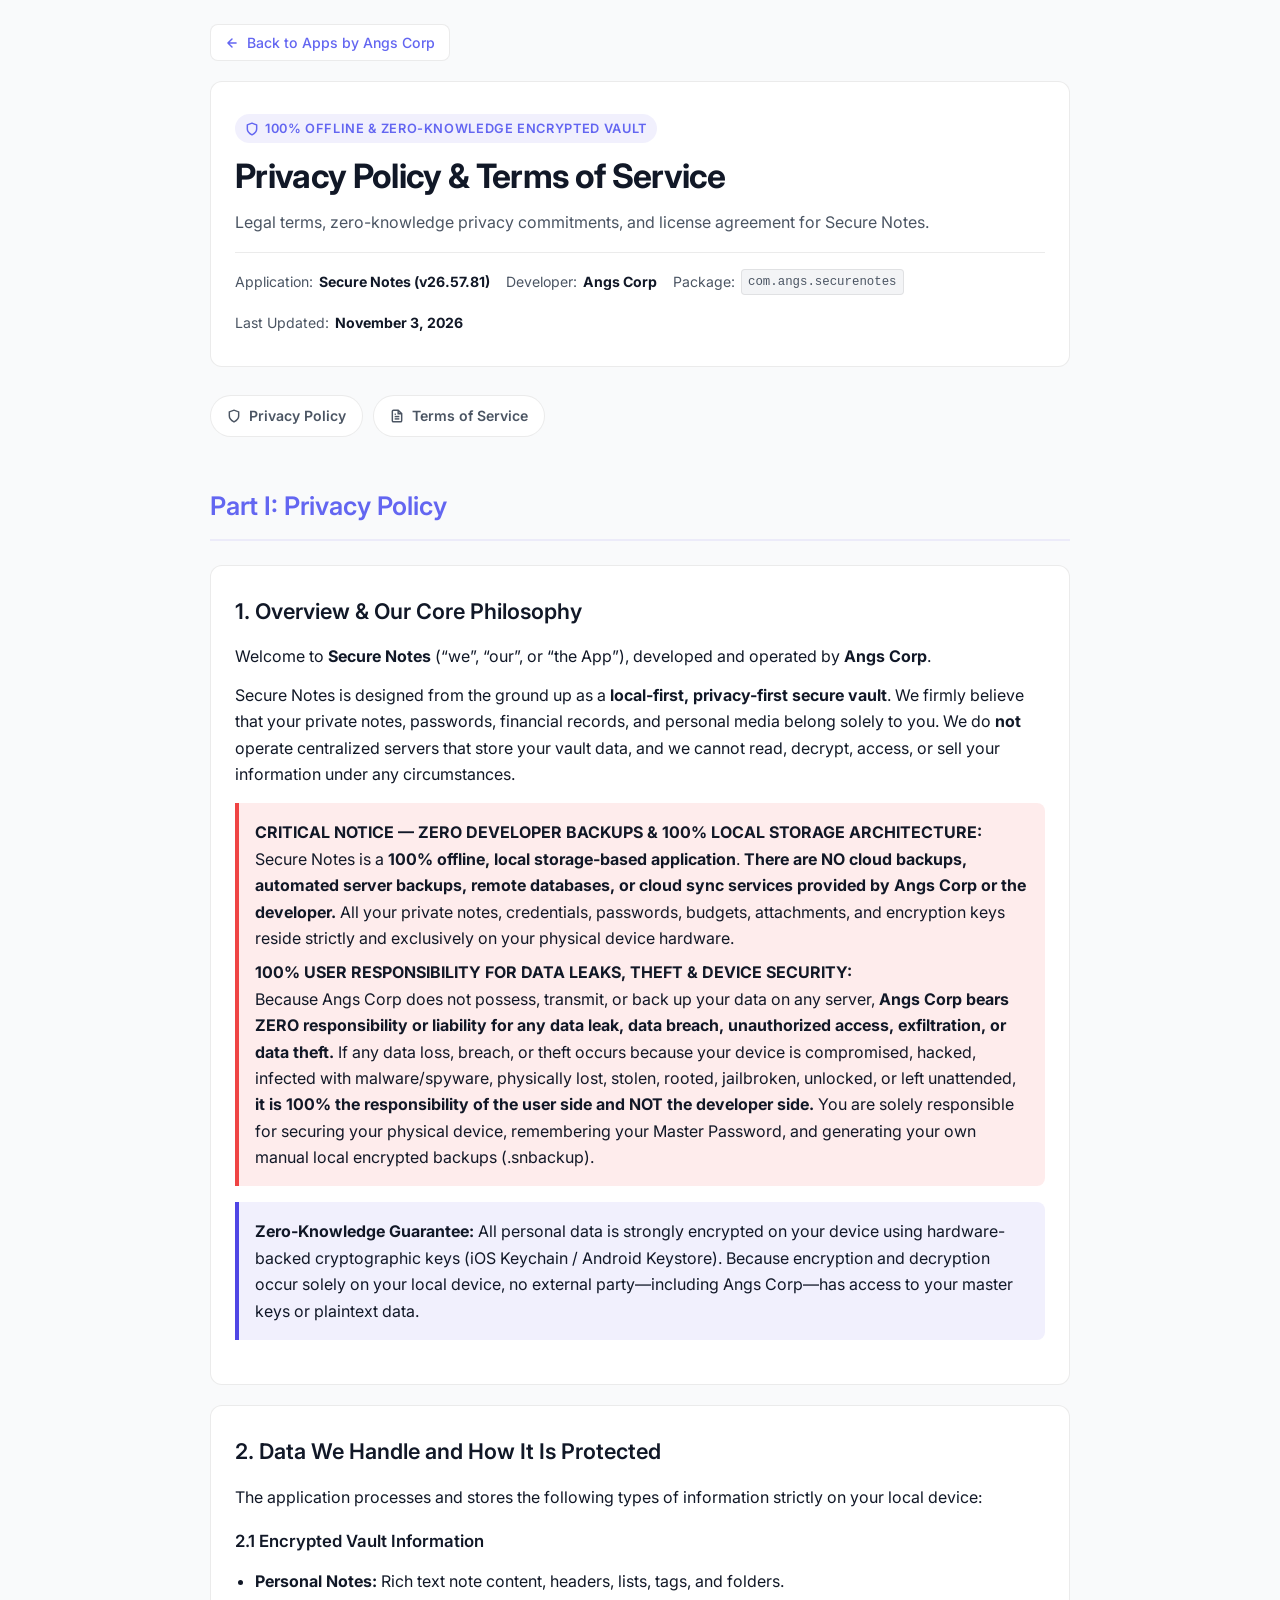
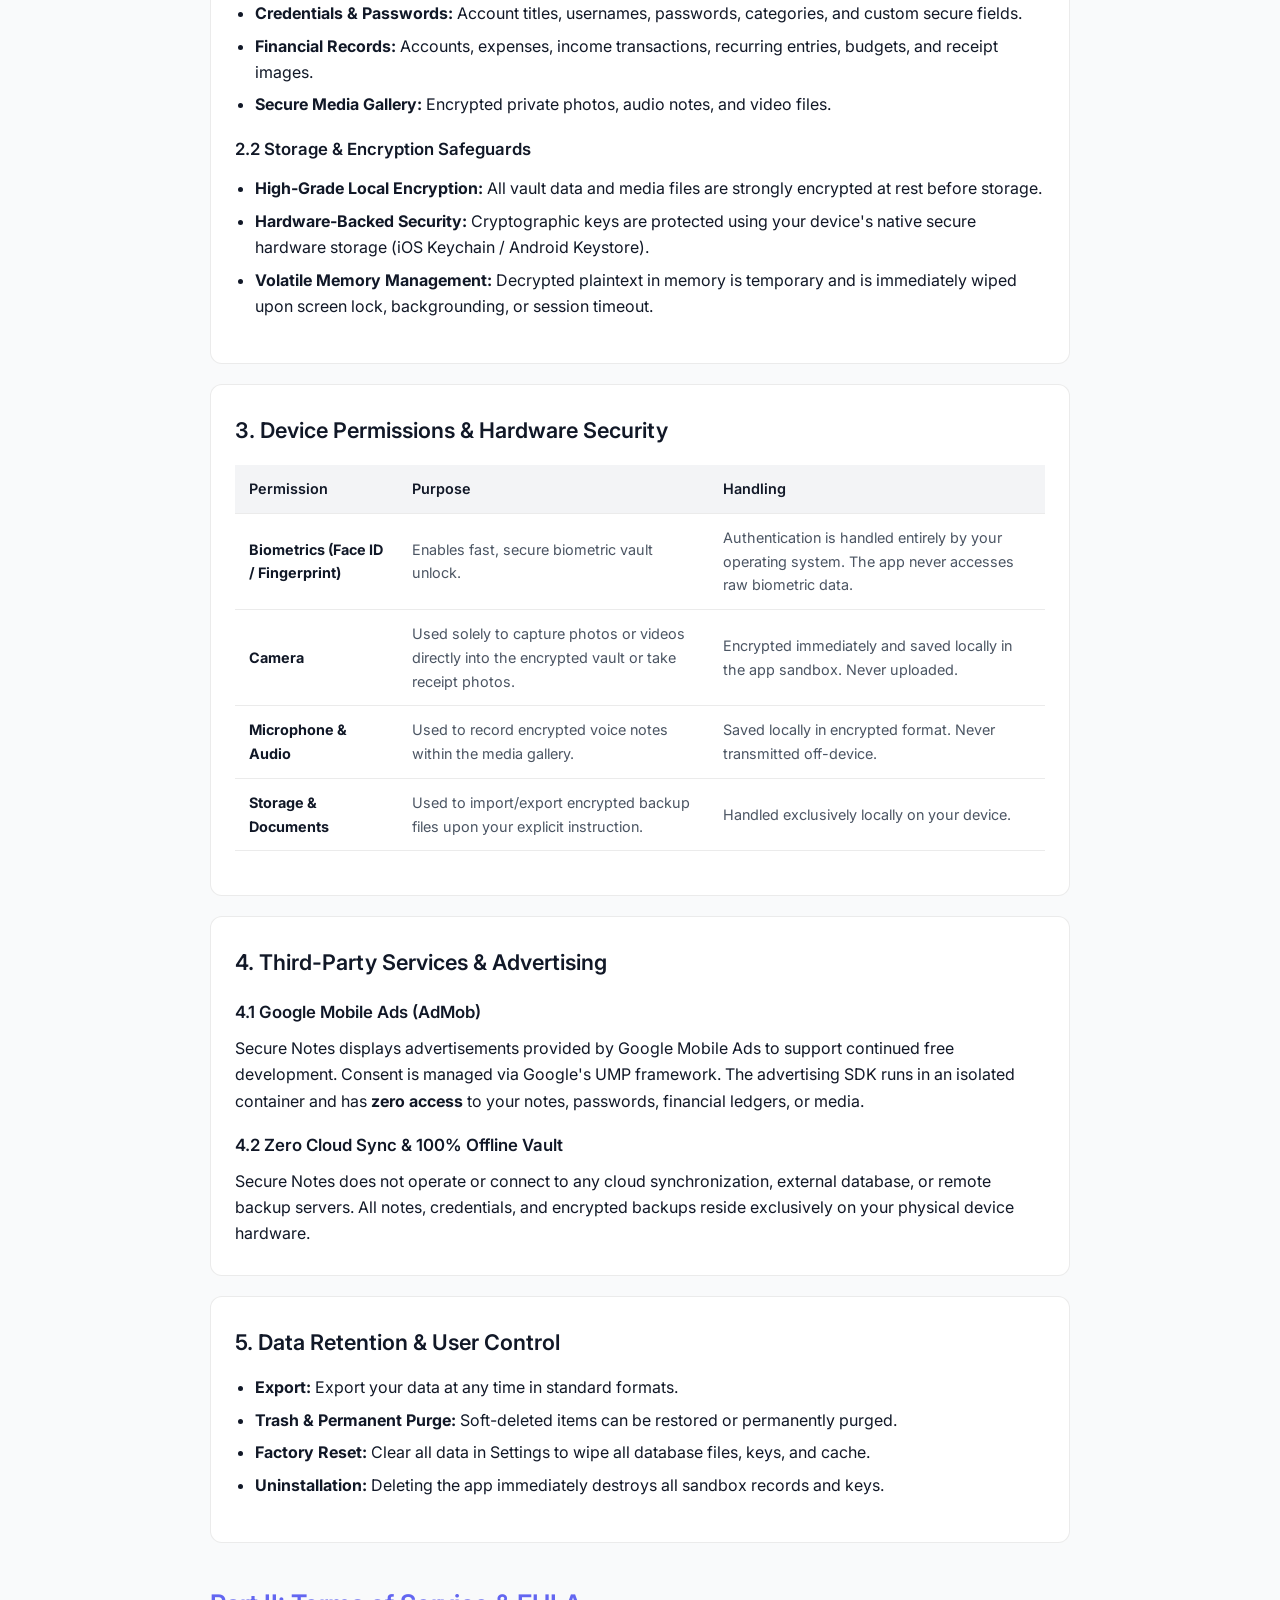
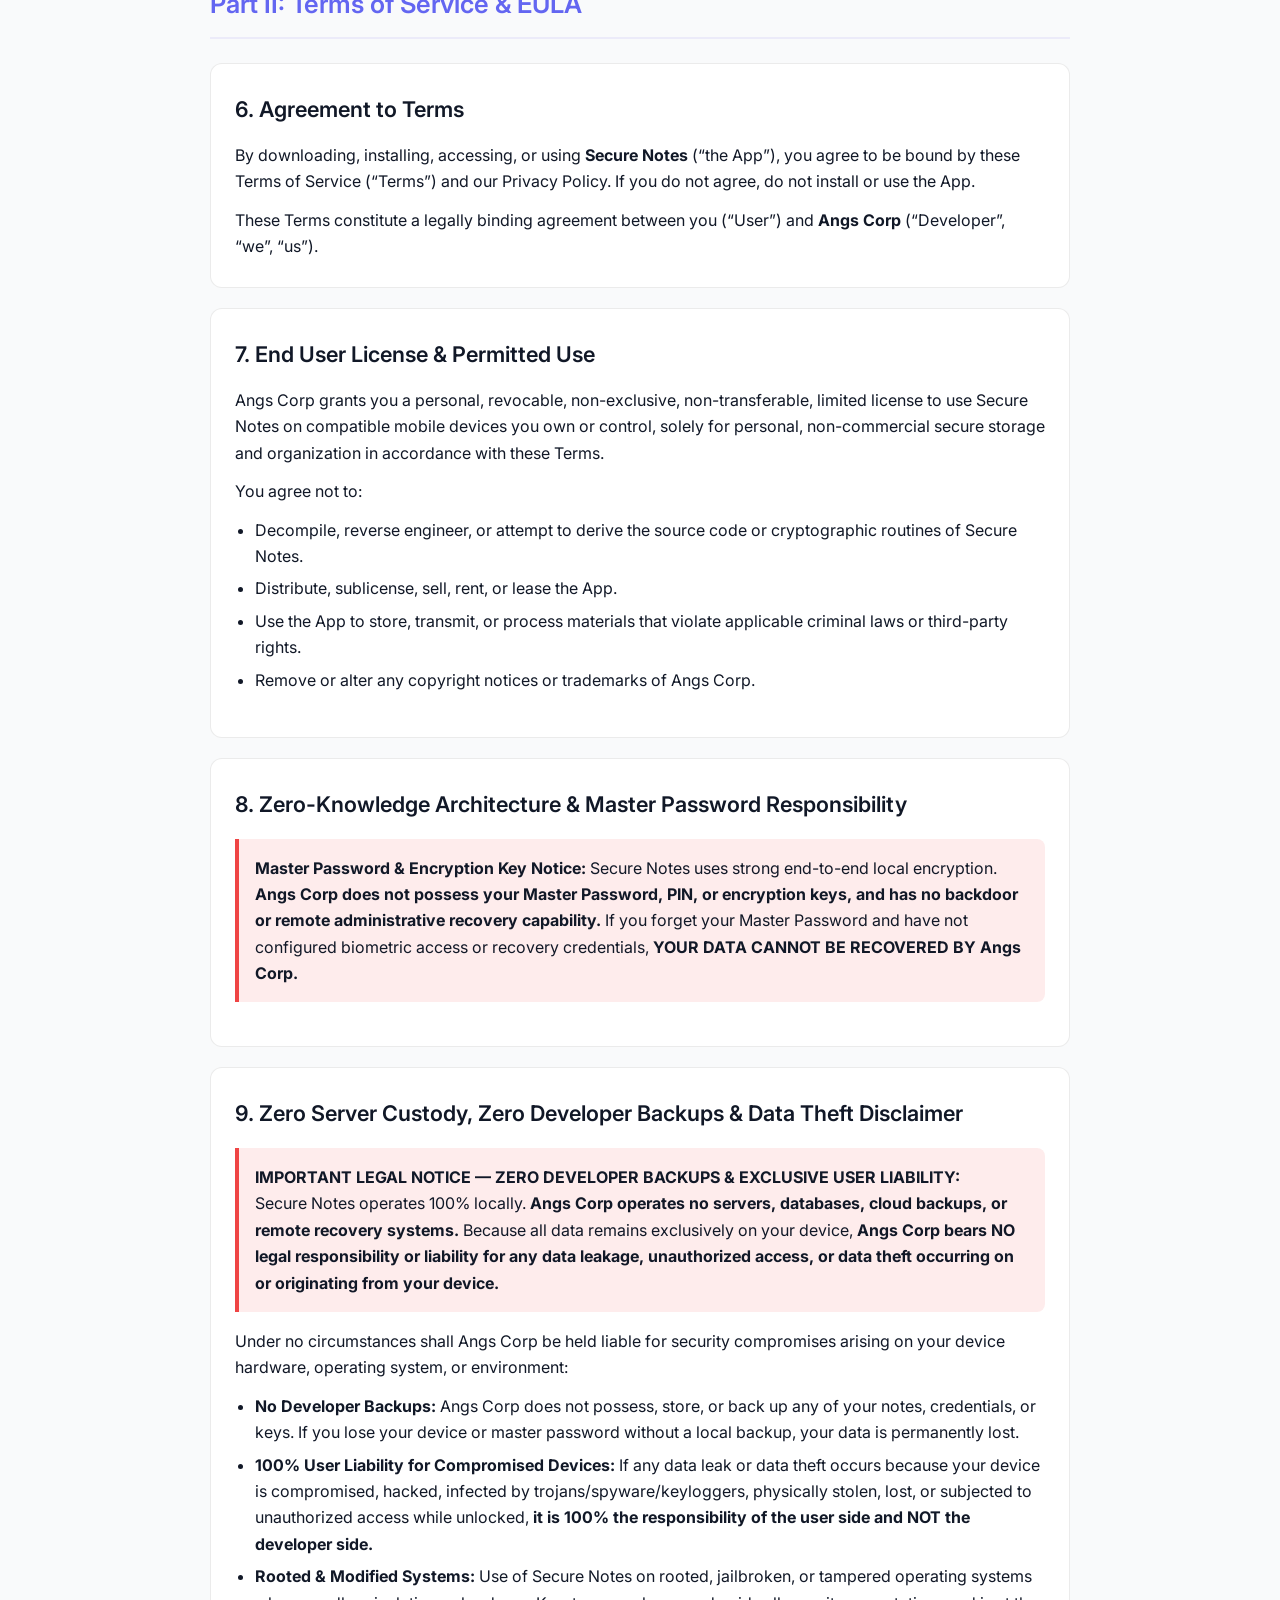
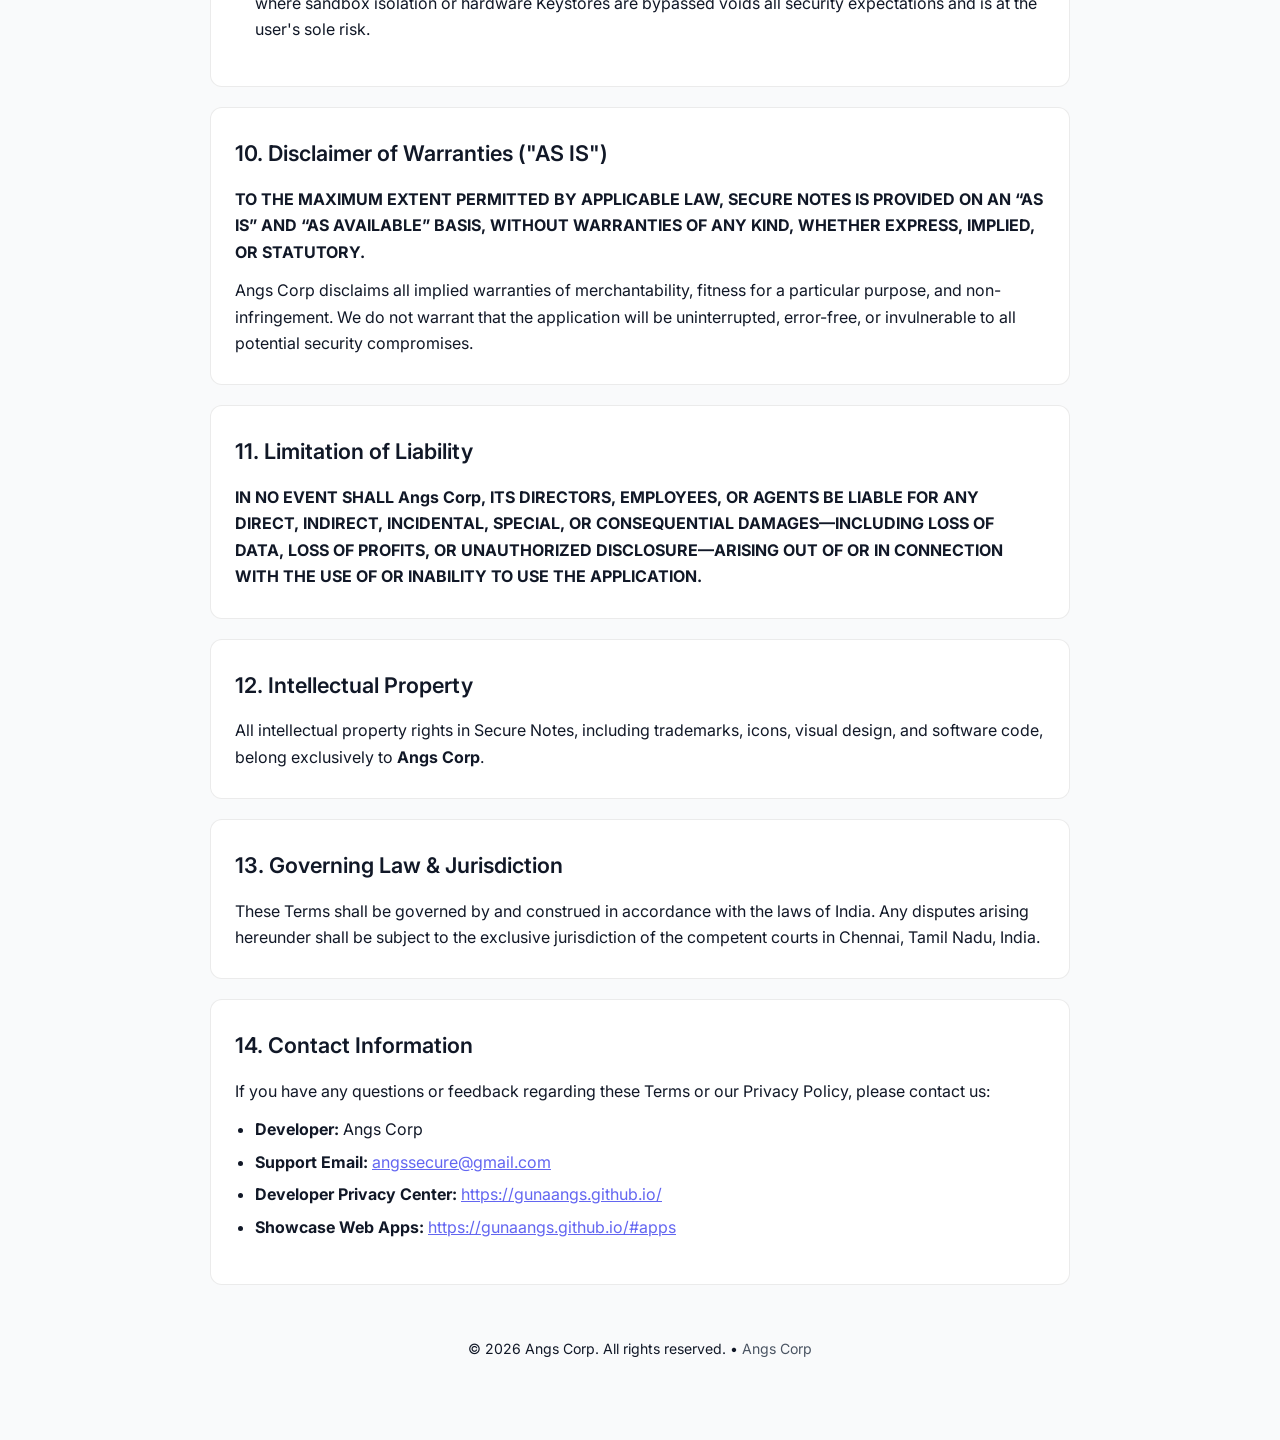
<file: secure-notes/index.html>
<!DOCTYPE html>
<html lang="en">
<head>
  <meta charset="UTF-8">
  <meta name="viewport" content="width=device-width, initial-scale=1.0">
  <title>Privacy Policy &amp; Terms of Service — Secure Notes</title>
  <meta name="description" content="Privacy Policy and Terms of Service for Secure Notes (com.angs.securenotes, v26.57.81) by Angs Corp. 100% offline, zero-knowledge encrypted vault for notes, credentials, and media.">
  <link rel="preconnect" href="https://fonts.googleapis.com">
  <link rel="preconnect" href="https://fonts.gstatic.com" crossorigin>
  <link href="https://fonts.googleapis.com/css2?family=Inter:wght@400;500;600;700&display=swap" rel="stylesheet">
  <style>
    :root {
      --bg: #0F1117;
      --card-bg: #1A1D27;
      --card-border: rgba(255, 255, 255, 0.08);
      --text: #F3F4F6;
      --text-muted: #9CA3AF;
      --accent: #6366F1;
      --accent-light: #818CF8;
      --accent-bg: rgba(99, 102, 241, 0.12);
      --code-bg: #11131A;
      --max-width: 860px;
    }

    @media (prefers-color-scheme: light) {
      :root {
        --bg: #F9FAFB;
        --card-bg: #FFFFFF;
        --card-border: rgba(0, 0, 0, 0.08);
        --text: #111827;
        --text-muted: #4B5563;
        --accent: #4F46E5;
        --accent-light: #6366F1;
        --accent-bg: rgba(79, 70, 229, 0.08);
        --code-bg: #F3F4F6;
      }
    }

    html {
      scroll-behavior: smooth;
    }

    * {
      box-sizing: border-box;
      margin: 0;
      padding: 0;
    }

    body {
      font-family: 'Inter', -apple-system, BlinkMacSystemFont, 'Segoe UI', Roboto, sans-serif;
      background-color: var(--bg);
      color: var(--text);
      line-height: 1.65;
      padding: 24px 16px 64px 16px;
    }

    .container {
      max-width: var(--max-width);
      margin: 0 auto;
    }

    .breadcrumb-nav {
      margin-bottom: 20px;
    }

    .back-link {
      display: inline-flex;
      align-items: center;
      gap: 8px;
      font-size: 0.88rem;
      font-weight: 500;
      color: var(--accent-light);
      text-decoration: none;
      padding: 6px 14px;
      background: var(--card-bg);
      border: 1px solid var(--card-border);
      border-radius: 8px;
      transition: all 0.2s ease;
    }

    .back-link:hover {
      background: var(--accent-bg);
      border-color: var(--accent);
      text-decoration: none;
    }

    header {
      background: var(--card-bg);
      border: 1px solid var(--card-border);
      border-radius: 12px;
      padding: 32px 24px;
      margin-bottom: 20px;
    }

    .badge {
      display: inline-flex;
      align-items: center;
      gap: 6px;
      background: var(--accent-bg);
      color: var(--accent-light);
      font-size: 0.8rem;
      font-weight: 600;
      text-transform: uppercase;
      letter-spacing: 0.05em;
      padding: 4px 10px;
      border-radius: 9999px;
      margin-bottom: 12px;
    }

    h1 {
      font-size: 2.1rem;
      font-weight: 700;
      letter-spacing: -0.02em;
      margin-bottom: 12px;
      line-height: 1.25;
    }

    .meta {
      display: flex;
      flex-wrap: wrap;
      gap: 16px;
      color: var(--text-muted);
      font-size: 0.88rem;
      border-top: 1px solid var(--card-border);
      padding-top: 16px;
      margin-top: 16px;
    }

    .meta span {
      display: inline-flex;
      align-items: center;
      gap: 6px;
    }

    .doc-nav {
      display: flex;
      flex-wrap: wrap;
      gap: 10px;
      margin-bottom: 24px;
      position: sticky;
      top: 12px;
      z-index: 40;
      background: var(--bg);
      padding: 8px 0;
      backdrop-filter: blur(8px);
    }

    .doc-tab {
      display: inline-flex;
      align-items: center;
      gap: 8px;
      padding: 8px 16px;
      border-radius: 9999px;
      font-size: 0.88rem;
      font-weight: 600;
      text-decoration: none;
      color: var(--text-muted);
      background: var(--card-bg);
      border: 1px solid var(--card-border);
      transition: all 0.2s ease;
    }

    .doc-tab:hover, .doc-tab:focus {
      color: var(--text);
      border-color: var(--accent);
      background: var(--accent-bg);
    }

    .section-divider {
      margin: 40px 0 24px 0;
      padding-bottom: 12px;
      border-bottom: 2px solid var(--accent-bg);
      display: flex;
      align-items: center;
      gap: 10px;
    }

    .section-divider h2 {
      font-size: 1.6rem;
      color: var(--accent-light);
      margin-bottom: 0;
    }

    .card {
      background: var(--card-bg);
      border: 1px solid var(--card-border);
      border-radius: 12px;
      padding: 28px 24px;
      margin-bottom: 20px;
    }

    h2 {
      font-size: 1.35rem;
      font-weight: 600;
      margin-bottom: 14px;
      color: var(--text);
    }

    h3 {
      font-size: 1.05rem;
      font-weight: 600;
      margin: 18px 0 8px 0;
      color: var(--text);
    }

    p {
      margin-bottom: 12px;
      color: var(--text);
    }

    p:last-child {
      margin-bottom: 0;
    }

    ul, ol {
      margin: 12px 0 16px 20px;
      color: var(--text);
    }

    li {
      margin-bottom: 6px;
    }

    strong {
      color: var(--text);
    }

    code {
      font-family: ui-monospace, SFMono-Regular, Menlo, Monaco, Consolas, monospace;
      font-size: 0.88em;
      background: var(--code-bg);
      padding: 2px 6px;
      border-radius: 4px;
      border: 1px solid var(--card-border);
    }

    table {
      width: 100%;
      border-collapse: collapse;
      margin: 16px 0;
      font-size: 0.9rem;
    }

    th, td {
      padding: 12px 14px;
      text-align: left;
      border-bottom: 1px solid var(--card-border);
    }

    th {
      background: var(--code-bg);
      color: var(--text);
      font-weight: 600;
    }

    td {
      color: var(--text-muted);
    }

    td strong {
      color: var(--text);
    }

    .highlight-box {
      background: var(--accent-bg);
      border-left: 4px solid var(--accent);
      padding: 16px;
      border-radius: 0 8px 8px 0;
      margin: 16px 0;
    }

    .highlight-box p {
      color: var(--text);
      margin: 0;
    }

    .warning-box {
      background: rgba(239, 68, 68, 0.1);
      border-left: 4px solid #EF4444;
      padding: 16px;
      border-radius: 0 8px 8px 0;
      margin: 16px 0;
    }

    .warning-box p {
      color: var(--text);
      margin: 0;
    }

    a {
      color: var(--accent-light);
      text-decoration: underline;
    }

    a:hover {
      text-decoration: none;
    }

    footer {
      text-align: center;
      padding: 32px 0 16px 0;
      color: var(--text-muted);
      font-size: 0.88rem;
    }

    footer a {
      color: var(--text-muted);
      text-decoration: none;
    }

    footer a:hover {
      color: var(--accent-light);
    }

    @media (max-width: 640px) {
      body {
        padding: 16px 12px 48px 12px;
      }
      header, .card {
        padding: 20px 16px;
      }
      h1 {
        font-size: 1.6rem;
      }
      th, td {
        padding: 8px 10px;
        font-size: 0.82rem;
      }
    }
  </style>
</head>
<body>
  <div class="container">
    <nav class="breadcrumb-nav">
      <a href="../#apps" class="back-link">
        <svg width="14" height="14" viewBox="0 0 24 24" fill="none" stroke="currentColor" stroke-width="2.5" stroke-linecap="round" stroke-linejoin="round"><path d="M19 12H5M12 19l-7-7 7-7"/></svg>
        Back to Apps by Angs Corp
      </a>
    </nav>

    <header>
      <div class="badge">
        <svg width="14" height="14" viewBox="0 0 24 24" fill="none" stroke="currentColor" stroke-width="2.5" stroke-linecap="round" stroke-linejoin="round"><path d="M12 22s8-4 8-10V5l-8-3-8 3v7c0 6 8 10 8 10z"></path></svg>
        100% Offline &amp; Zero-Knowledge Encrypted Vault
      </div>
      <h1>Privacy Policy &amp; Terms of Service</h1>
      <p style="color: var(--text-muted); margin-top: 4px;">Legal terms, zero-knowledge privacy commitments, and license agreement for Secure Notes.</p>
      <div class="meta">
        <span>Application: <strong>Secure Notes (v26.57.81)</strong></span>
        <span>Developer: <strong>Angs Corp</strong></span>
        <span>Package: <code>com.angs.securenotes</code></span>
        <span>Last Updated: <strong>November 3, 2026</strong></span>
      </div>
    </header>

    <nav class="doc-nav" aria-label="Document Navigation">
      <a href="#privacy" class="doc-tab">
        <svg width="14" height="14" viewBox="0 0 24 24" fill="none" stroke="currentColor" stroke-width="2.5"><path d="M12 22s8-4 8-10V5l-8-3-8 3v7c0 6 8 10 8 10z"/></svg>
        Privacy Policy
      </a>
      <a href="#terms" class="doc-tab">
        <svg width="14" height="14" viewBox="0 0 24 24" fill="none" stroke="currentColor" stroke-width="2.5"><path d="M14 2H6a2 2 0 0 0-2 2v16a2 2 0 0 0 2 2h12a2 2 0 0 0 2-2V8z"/><polyline points="14 2 14 8 20 8"/><line x1="16" y1="13" x2="8" y2="13"/><line x1="16" y1="17" x2="8" y2="17"/><polyline points="10 9 9 9 8 9"/></svg>
        Terms of Service
      </a>
    </nav>

    <!-- ──────────────────────────────────────────────────────────── -->
    <!-- PART I: PRIVACY POLICY -->
    <!-- ──────────────────────────────────────────────────────────── -->
    <div id="privacy" class="section-divider">
      <h2>Part I: Privacy Policy</h2>
    </div>

    <div class="card">
      <h2>1. Overview &amp; Our Core Philosophy</h2>
      <p>Welcome to <strong>Secure Notes</strong> (&ldquo;we&rdquo;, &ldquo;our&rdquo;, or &ldquo;the App&rdquo;), developed and operated by <strong>Angs Corp</strong>.</p>
      <p>Secure Notes is designed from the ground up as a <strong>local-first, privacy-first secure vault</strong>. We firmly believe that your private notes, passwords, financial records, and personal media belong solely to you. We do <strong>not</strong> operate centralized servers that store your vault data, and we cannot read, decrypt, access, or sell your information under any circumstances.</p>
      
      <div class="warning-box">
        <p><strong>CRITICAL NOTICE — ZERO DEVELOPER BACKUPS &amp; 100% LOCAL STORAGE ARCHITECTURE:</strong></p>
        <p>Secure Notes is a <strong>100% offline, local storage-based application</strong>. <strong>There are NO cloud backups, automated server backups, remote databases, or cloud sync services provided by Angs Corp or the developer.</strong> All your private notes, credentials, passwords, budgets, attachments, and encryption keys reside strictly and exclusively on your physical device hardware.</p>
        <p style="margin-top: 8px;"><strong>100% USER RESPONSIBILITY FOR DATA LEAKS, THEFT &amp; DEVICE SECURITY:</strong></p>
        <p>Because Angs Corp does not possess, transmit, or back up your data on any server, <strong>Angs Corp bears ZERO responsibility or liability for any data leak, data breach, unauthorized access, exfiltration, or data theft.</strong> If any data loss, breach, or theft occurs because your device is compromised, hacked, infected with malware/spyware, physically lost, stolen, rooted, jailbroken, unlocked, or left unattended, <strong>it is 100% the responsibility of the user side and NOT the developer side.</strong> You are solely responsible for securing your physical device, remembering your Master Password, and generating your own manual local encrypted backups (.snbackup).</p>
      </div>

      <div class="highlight-box">
        <p><strong>Zero-Knowledge Guarantee:</strong> All personal data is strongly encrypted on your device using hardware-backed cryptographic keys (iOS Keychain / Android Keystore). Because encryption and decryption occur solely on your local device, no external party—including Angs Corp—has access to your master keys or plaintext data.</p>
      </div>
    </div>

    <div class="card">
      <h2>2. Data We Handle and How It Is Protected</h2>
      <p>The application processes and stores the following types of information strictly on your local device:</p>
      
      <h3>2.1 Encrypted Vault Information</h3>
      <ul>
        <li><strong>Personal Notes:</strong> Rich text note content, headers, lists, tags, and folders.</li>
        <li><strong>Credentials &amp; Passwords:</strong> Account titles, usernames, passwords, categories, and custom secure fields.</li>
        <li><strong>Financial Records:</strong> Accounts, expenses, income transactions, recurring entries, budgets, and receipt images.</li>
        <li><strong>Secure Media Gallery:</strong> Encrypted private photos, audio notes, and video files.</li>
      </ul>

      <h3>2.2 Storage &amp; Encryption Safeguards</h3>
      <ul>
        <li><strong>High-Grade Local Encryption:</strong> All vault data and media files are strongly encrypted at rest before storage.</li>
        <li><strong>Hardware-Backed Security:</strong> Cryptographic keys are protected using your device's native secure hardware storage (iOS Keychain / Android Keystore).</li>
        <li><strong>Volatile Memory Management:</strong> Decrypted plaintext in memory is temporary and is immediately wiped upon screen lock, backgrounding, or session timeout.</li>
      </ul>
    </div>

    <div class="card">
      <h2>3. Device Permissions &amp; Hardware Security</h2>
      <table>
        <thead>
          <tr>
            <th>Permission</th>
            <th>Purpose</th>
            <th>Handling</th>
          </tr>
        </thead>
        <tbody>
          <tr>
            <td><strong>Biometrics (Face ID / Fingerprint)</strong></td>
            <td>Enables fast, secure biometric vault unlock.</td>
            <td>Authentication is handled entirely by your operating system. The app never accesses raw biometric data.</td>
          </tr>
          <tr>
            <td><strong>Camera</strong></td>
            <td>Used solely to capture photos or videos directly into the encrypted vault or take receipt photos.</td>
            <td>Encrypted immediately and saved locally in the app sandbox. Never uploaded.</td>
          </tr>
          <tr>
            <td><strong>Microphone &amp; Audio</strong></td>
            <td>Used to record encrypted voice notes within the media gallery.</td>
            <td>Saved locally in encrypted format. Never transmitted off-device.</td>
          </tr>
          <tr>
            <td><strong>Storage &amp; Documents</strong></td>
            <td>Used to import/export encrypted backup files upon your explicit instruction.</td>
            <td>Handled exclusively locally on your device.</td>
          </tr>
        </tbody>
      </table>
    </div>

    <div class="card">
      <h2>4. Third-Party Services &amp; Advertising</h2>
      <h3>4.1 Google Mobile Ads (AdMob)</h3>
      <p>Secure Notes displays advertisements provided by Google Mobile Ads to support continued free development. Consent is managed via Google's UMP framework. The advertising SDK runs in an isolated container and has <strong>zero access</strong> to your notes, passwords, financial ledgers, or media.</p>

      <h3>4.2 Zero Cloud Sync &amp; 100% Offline Vault</h3>
      <p>Secure Notes does not operate or connect to any cloud synchronization, external database, or remote backup servers. All notes, credentials, and encrypted backups reside exclusively on your physical device hardware.</p>
    </div>

    <div class="card">
      <h2>5. Data Retention &amp; User Control</h2>
      <ul>
        <li><strong>Export:</strong> Export your data at any time in standard formats.</li>
        <li><strong>Trash &amp; Permanent Purge:</strong> Soft-deleted items can be restored or permanently purged.</li>
        <li><strong>Factory Reset:</strong> Clear all data in Settings to wipe all database files, keys, and cache.</li>
        <li><strong>Uninstallation:</strong> Deleting the app immediately destroys all sandbox records and keys.</li>
      </ul>
    </div>

    <!-- ──────────────────────────────────────────────────────────── -->
    <!-- PART II: TERMS OF SERVICE -->
    <!-- ──────────────────────────────────────────────────────────── -->
    <div id="terms" class="section-divider">
      <h2>Part II: Terms of Service &amp; EULA</h2>
    </div>

    <div class="card">
      <h2>6. Agreement to Terms</h2>
      <p>By downloading, installing, accessing, or using <strong>Secure Notes</strong> (&ldquo;the App&rdquo;), you agree to be bound by these Terms of Service (&ldquo;Terms&rdquo;) and our Privacy Policy. If you do not agree, do not install or use the App.</p>
      <p>These Terms constitute a legally binding agreement between you (&ldquo;User&rdquo;) and <strong>Angs Corp</strong> (&ldquo;Developer&rdquo;, &ldquo;we&rdquo;, &ldquo;us&rdquo;).</p>
    </div>

    <div class="card">
      <h2>7. End User License &amp; Permitted Use</h2>
      <p>Angs Corp grants you a personal, revocable, non-exclusive, non-transferable, limited license to use Secure Notes on compatible mobile devices you own or control, solely for personal, non-commercial secure storage and organization in accordance with these Terms.</p>
      <p>You agree not to:</p>
      <ul>
        <li>Decompile, reverse engineer, or attempt to derive the source code or cryptographic routines of Secure Notes.</li>
        <li>Distribute, sublicense, sell, rent, or lease the App.</li>
        <li>Use the App to store, transmit, or process materials that violate applicable criminal laws or third-party rights.</li>
        <li>Remove or alter any copyright notices or trademarks of Angs Corp.</li>
      </ul>
    </div>

    <div class="card">
      <h2>8. Zero-Knowledge Architecture &amp; Master Password Responsibility</h2>
      <div class="warning-box">
        <p><strong>Master Password &amp; Encryption Key Notice:</strong> Secure Notes uses strong end-to-end local encryption. <strong>Angs Corp does not possess your Master Password, PIN, or encryption keys, and has no backdoor or remote administrative recovery capability.</strong> If you forget your Master Password and have not configured biometric access or recovery credentials, <strong>YOUR DATA CANNOT BE RECOVERED BY Angs Corp.</strong></p>
      </div>
    </div>

    <div class="card">
      <h2>9. Zero Server Custody, Zero Developer Backups &amp; Data Theft Disclaimer</h2>
      <div class="warning-box">
        <p><strong>IMPORTANT LEGAL NOTICE — ZERO DEVELOPER BACKUPS &amp; EXCLUSIVE USER LIABILITY:</strong></p>
        <p>Secure Notes operates 100% locally. <strong>Angs Corp operates no servers, databases, cloud backups, or remote recovery systems.</strong> Because all data remains exclusively on your device, <strong>Angs Corp bears NO legal responsibility or liability for any data leakage, unauthorized access, or data theft occurring on or originating from your device.</strong></p>
      </div>
      <p>Under no circumstances shall Angs Corp be held liable for security compromises arising on your device hardware, operating system, or environment:</p>
      <ul>
        <li><strong>No Developer Backups:</strong> Angs Corp does not possess, store, or back up any of your notes, credentials, or keys. If you lose your device or master password without a local backup, your data is permanently lost.</li>
        <li><strong>100% User Liability for Compromised Devices:</strong> If any data leak or data theft occurs because your device is compromised, hacked, infected by trojans/spyware/keyloggers, physically stolen, lost, or subjected to unauthorized access while unlocked, <strong>it is 100% the responsibility of the user side and NOT the developer side.</strong></li>
        <li><strong>Rooted &amp; Modified Systems:</strong> Use of Secure Notes on rooted, jailbroken, or tampered operating systems where sandbox isolation or hardware Keystores are bypassed voids all security expectations and is at the user's sole risk.</li>
      </ul>
    </div>

    <div class="card">
      <h2>10. Disclaimer of Warranties ("AS IS")</h2>
      <p><strong>TO THE MAXIMUM EXTENT PERMITTED BY APPLICABLE LAW, SECURE NOTES IS PROVIDED ON AN &ldquo;AS IS&rdquo; AND &ldquo;AS AVAILABLE&rdquo; BASIS, WITHOUT WARRANTIES OF ANY KIND, WHETHER EXPRESS, IMPLIED, OR STATUTORY.</strong></p>
      <p>Angs Corp disclaims all implied warranties of merchantability, fitness for a particular purpose, and non-infringement. We do not warrant that the application will be uninterrupted, error-free, or invulnerable to all potential security compromises.</p>
    </div>

    <div class="card">
      <h2>11. Limitation of Liability</h2>
      <p><strong>IN NO EVENT SHALL Angs Corp, ITS DIRECTORS, EMPLOYEES, OR AGENTS BE LIABLE FOR ANY DIRECT, INDIRECT, INCIDENTAL, SPECIAL, OR CONSEQUENTIAL DAMAGES—INCLUDING LOSS OF DATA, LOSS OF PROFITS, OR UNAUTHORIZED DISCLOSURE—ARISING OUT OF OR IN CONNECTION WITH THE USE OF OR INABILITY TO USE THE APPLICATION.</strong></p>
    </div>

    <div class="card">
      <h2>12. Intellectual Property</h2>
      <p>All intellectual property rights in Secure Notes, including trademarks, icons, visual design, and software code, belong exclusively to <strong>Angs Corp</strong>.</p>
    </div>

    <div class="card">
      <h2>13. Governing Law &amp; Jurisdiction</h2>
      <p>These Terms shall be governed by and construed in accordance with the laws of India. Any disputes arising hereunder shall be subject to the exclusive jurisdiction of the competent courts in Chennai, Tamil Nadu, India.</p>
    </div>

    <div class="card">
      <h2>14. Contact Information</h2>
      <p>If you have any questions or feedback regarding these Terms or our Privacy Policy, please contact us:</p>
      <ul>
        <li><strong>Developer:</strong> Angs Corp</li>
        <li><strong>Support Email:</strong> <a href="mailto:angssecure@gmail.com">angssecure@gmail.com</a></li>
        <li><strong>Developer Privacy Center:</strong> <a href="https://gunaangs.github.io/">https://gunaangs.github.io/</a></li>
        <li><strong>Showcase Web Apps:</strong> <a href="../#apps">https://gunaangs.github.io/#apps</a></li>
      </ul>
    </div>

    <footer>
      <p>&copy; 2026 Angs Corp. All rights reserved. &bull; <a href="../#apps">Angs Corp</a></p>
    </footer>
  </div>
</body>
</html>
</file>
<file: styles.css>
/* ============================================================
   gunaangs.github.io — hand-written, no framework
   Palette: near-black canvas, warm signal accent.
   ============================================================ */

/* ---------- Tokens ---------- */

:root {
  /* Type */
  --font-sans: -apple-system, BlinkMacSystemFont, "Segoe UI", "Inter",
               "Helvetica Neue", Arial, sans-serif;
  --font-mono: ui-monospace, "SF Mono", "JetBrains Mono", "Fira Code",
               "Roboto Mono", Menlo, Consolas, monospace;

  /* Rhythm */
  --shell: min(1360px, 94vw);
  --gap: clamp(1rem, 2.4vw, 1.75rem);
  --section-y: clamp(4.5rem, 11vw, 9rem);

  /* Shape */
  --r-sm: 8px;
  --r-md: 14px;
  --r-lg: 22px;
  --r-full: 999px;

  --ease: cubic-bezier(0.2, 0.7, 0.25, 1);
}

/* Dark (default) */
:root,
:root[data-theme="dark"] {
  --bg:          #0a0c10;
  --bg-alt:      #0e1116;
  --surface:     #12161d;
  --surface-2:   #171c25;
  --line:        #232a36;
  --line-soft:   #1a202a;

  --text:        #eef1f6;
  --text-mid:    #a7b0c0;
  --text-dim:    #7d8a9d;   /* >=4.5:1 on --surface; do not darken */

  --accent:      #ff7a45;
  --accent-soft: #ffb08a;
  --on-accent:   #14090400;
  --on-accent:   #180b04;
  --accent-wash: rgba(255, 122, 69, 0.11);
  --accent-line: rgba(255, 122, 69, 0.30);

  --grid-line:   rgba(255, 255, 255, 0.035);
  --shadow:      0 1px 2px rgba(0,0,0,.5), 0 12px 34px -14px rgba(0,0,0,.75);
  --shadow-lift: 0 2px 4px rgba(0,0,0,.45), 0 26px 56px -22px rgba(0,0,0,.85);
}

/* Light */
:root[data-theme="light"] {
  --bg:          #fbfaf8;
  --bg-alt:      #f4f2ee;
  --surface:     #ffffff;
  --surface-2:   #f7f5f2;
  --line:        #e2ded7;
  --line-soft:   #ece9e3;

  --text:        #16181d;
  --text-mid:    #4e5765;
  --text-dim:    #626b78;   /* >=4.5:1 on white cards; do not lighten */

  --accent:      #c2410c;
  --accent-soft: #9a3412;
  --on-accent:   #ffffff;
  --accent-wash: rgba(194, 65, 12, 0.07);
  --accent-line: rgba(194, 65, 12, 0.24);

  --grid-line:   rgba(0, 0, 0, 0.032);
  --shadow:      0 1px 2px rgba(30,25,20,.05), 0 10px 28px -14px rgba(30,25,20,.16);
  --shadow-lift: 0 2px 5px rgba(30,25,20,.07), 0 24px 50px -20px rgba(30,25,20,.2);
}

/* Follow the OS when the user hasn't chosen */
@media (prefers-color-scheme: light) {
  :root:not([data-theme]) {
    --bg: #fbfaf8; --bg-alt: #f4f2ee; --surface: #ffffff; --surface-2: #f7f5f2;
    --line: #e2ded7; --line-soft: #ece9e3;
    --text: #16181d; --text-mid: #4e5765; --text-dim: #626b78;
    --accent: #c2410c; --accent-soft: #9a3412; --on-accent: #ffffff;
    --accent-wash: rgba(194,65,12,.07); --accent-line: rgba(194,65,12,.24);
    --grid-line: rgba(0,0,0,.032);
  }
}

/* ---------- Reset ---------- */

*, *::before, *::after { box-sizing: border-box; }

html {
  -webkit-text-size-adjust: 100%;
  scroll-behavior: smooth;
  scroll-padding-top: 90px;
}

body {
  margin: 0;
  background: var(--bg);
  color: var(--text);
  font-family: var(--font-sans);
  font-size: 17px;
  line-height: 1.65;
  letter-spacing: -0.006em;
  -webkit-font-smoothing: antialiased;
  -moz-osx-font-smoothing: grayscale;
  overflow-x: hidden;
  transition: background-color .35s var(--ease), color .35s var(--ease);
}

h1, h2, h3, h4 { margin: 0; line-height: 1.14; letter-spacing: -0.028em; font-weight: 640; }
p  { margin: 0 0 1.05em; }
p:last-child { margin-bottom: 0; }
ul { margin: 0; padding: 0; list-style: none; }
img, svg { display: block; max-width: 100%; }

a { color: inherit; text-decoration: none; }

code {
  font-family: var(--font-mono);
  font-size: 0.86em;
  background: var(--surface-2);
  border: 1px solid var(--line-soft);
  border-radius: 5px;
  padding: 0.1em 0.38em;
  color: var(--accent-soft);
}
:root[data-theme="light"] code { color: var(--accent); }

strong { font-weight: 620; color: var(--text); }

::selection { background: var(--accent); color: var(--on-accent); }

:focus-visible {
  outline: 2px solid var(--accent);
  outline-offset: 3px;
  border-radius: 4px;
}

.shell {
  width: 100%;
  max-width: var(--shell);
  margin-inline: auto;
  padding-inline: clamp(1.15rem, 4.5vw, 2.5rem);
}

.skip-link {
  position: absolute;
  left: 1rem; top: -100px;
  z-index: 200;
  background: var(--accent);
  color: var(--on-accent);
  padding: 0.7rem 1.15rem;
  border-radius: var(--r-sm);
  font-weight: 600;
  font-size: 0.9rem;
  transition: top .2s var(--ease);
}
.skip-link:focus { top: 1rem; }

/* ---------- Nav ---------- */

.nav {
  position: sticky;
  top: 0;
  z-index: 100;
  background: color-mix(in srgb, var(--bg) 82%, transparent);
  backdrop-filter: saturate(160%) blur(14px);
  -webkit-backdrop-filter: saturate(160%) blur(14px);
  border-bottom: 1px solid transparent;
  transition: border-color .3s var(--ease), background-color .3s var(--ease);
}
.nav.is-stuck { border-bottom-color: var(--line-soft); }

.nav__inner {
  display: flex;
  align-items: center;
  gap: var(--gap);
  height: 68px;
}

.mark {
  display: inline-flex;
  align-items: center;
  gap: 0.6rem;
  min-height: 44px;          /* WCAG target size */
  font-weight: 640;
  letter-spacing: -0.02em;
  margin-right: auto;
}
.mark__glyph {
  display: grid;
  place-items: center;
  width: 30px; height: 30px;
  border-radius: 9px;
  background: var(--accent);
  color: var(--on-accent);
  font-size: 0.94rem;
  font-weight: 750;
  line-height: 1;
}
.mark__text { font-family: var(--font-mono); font-size: 0.94rem; }

.nav__links {
  display: flex;
  gap: 0.25rem;
}
.nav__links a {
  position: relative;
  display: inline-flex;
  align-items: center;
  min-height: 44px;          /* WCAG target size */
  padding: 0 0.85rem;
  border-radius: var(--r-sm);
  font-size: 0.925rem;
  font-weight: 500;
  color: var(--text-mid);
  transition: color .2s var(--ease), background-color .2s var(--ease);
}
.nav__links a:hover { color: var(--text); background: var(--surface-2); }
.nav__links a.is-active { color: var(--accent); }

.theme-toggle {
  flex-shrink: 0;
  display: grid;
  place-items: center;
  width: 44px; height: 44px;   /* WCAG target size */
  border: 1px solid var(--line);
  border-radius: var(--r-sm);
  background: var(--surface);
  color: var(--text-mid);
  cursor: pointer;
  transition: color .2s var(--ease), border-color .2s var(--ease),
              background-color .2s var(--ease);
}
.theme-toggle:hover { color: var(--accent); border-color: var(--accent-line); }
.theme-toggle__icon {
  position: absolute;
  width: 18px; height: 18px;
  fill: none;
  stroke: currentColor;
  stroke-width: 1.8;
  stroke-linecap: round;
  stroke-linejoin: round;
  transition: opacity .22s var(--ease), transform .3s var(--ease);
}
.theme-toggle { position: relative; }
:root[data-theme="dark"]  .theme-toggle__icon--sun,
:root:not([data-theme="light"]) .theme-toggle__icon--sun  { opacity: 0; transform: rotate(-70deg) scale(.6); }
:root[data-theme="dark"]  .theme-toggle__icon--moon { opacity: 1; transform: none; }
:root[data-theme="light"] .theme-toggle__icon--moon { opacity: 0; transform: rotate(70deg) scale(.6); }
:root[data-theme="light"] .theme-toggle__icon--sun  { opacity: 1; transform: none; }

/* ---------- Shared bits ---------- */

.eyebrow {
  font-family: var(--font-mono);
  font-size: 0.775rem;
  font-weight: 500;
  letter-spacing: 0.1em;
  text-transform: uppercase;
  color: var(--accent);
  margin-bottom: 1.05rem;
}

.btn {
  display: inline-flex;
  align-items: center;
  justify-content: center;
  gap: 0.55rem;
  min-height: 46px;
  padding: 0.72rem 1.35rem;
  border: 1px solid transparent;
  border-radius: var(--r-full);
  font-size: 0.95rem;
  font-weight: 580;
  letter-spacing: -0.01em;
  cursor: pointer;
  white-space: nowrap;
  transition: transform .18s var(--ease), background-color .2s var(--ease),
              border-color .2s var(--ease), color .2s var(--ease),
              box-shadow .2s var(--ease);
}
.btn svg {
  width: 17px; height: 17px;
  flex-shrink: 0;
  fill: none;
  stroke: currentColor;
  stroke-width: 1.9;
  stroke-linecap: round;
  stroke-linejoin: round;
}
.btn svg.btn__brand { fill: currentColor; stroke: none; }
.btn:hover { transform: translateY(-2px); }
.btn:active { transform: translateY(0); }

.btn--primary {
  background: var(--accent);
  color: var(--on-accent);
  box-shadow: 0 6px 18px -8px var(--accent);
}
.btn--primary:hover { background: var(--accent-soft); box-shadow: 0 10px 26px -8px var(--accent); }
:root[data-theme="light"] .btn--primary:hover { background: var(--accent-soft); }

.btn--ghost {
  background: var(--surface);
  border-color: var(--line);
  color: var(--text);
}
.btn--ghost:hover { border-color: var(--accent-line); color: var(--accent); }

.btn--lg { min-height: 54px; padding: 0.9rem 1.7rem; font-size: 1rem; }

/* Play Store call-to-action inside an app card. */
.btn--play {
  background: var(--accent);
  color: var(--on-accent);
  box-shadow: 0 6px 18px -8px var(--accent);
}
.btn--play:hover { background: var(--accent-soft); box-shadow: 0 10px 26px -8px var(--accent); }

/* Privacy Policy button inside an app card. */
.btn--privacy {
  background: var(--surface-2);
  border-color: var(--line);
  color: var(--text);
  box-shadow: 0 2px 8px -4px rgba(0, 0, 0, 0.25);
}
.btn--privacy:hover {
  border-color: var(--accent-line);
  color: var(--accent);
  background: var(--accent-wash);
  box-shadow: 0 8px 22px -8px var(--accent-line);
}
:root[data-theme="light"] .btn--privacy {
  background: var(--surface-2);
  border-color: var(--line);
  color: var(--text);
  box-shadow: 0 2px 6px -3px rgba(30, 25, 20, 0.1);
}
:root[data-theme="light"] .btn--privacy:hover {
  background: var(--accent-wash);
  border-color: var(--accent-line);
  color: var(--accent);
  box-shadow: 0 6px 18px -6px var(--accent-line);
}

.chip {
  display: inline-flex;
  align-items: center;
  height: 25px;
  padding: 0 0.62rem;
  border: 1px solid var(--line);
  border-radius: var(--r-sm);
  background: var(--surface-2);
  font-family: var(--font-mono);
  font-size: 0.735rem;
  font-weight: 500;
  letter-spacing: 0.01em;
  color: var(--text-dim);
  white-space: nowrap;
}
.chip--accent {
  background: var(--accent-wash);
  border-color: var(--accent-line);
  color: var(--accent);
}

.side__title {
  font-family: var(--font-mono);
  font-size: 0.755rem;
  font-weight: 500;
  letter-spacing: 0.11em;
  text-transform: uppercase;
  color: var(--text-dim);
  margin-bottom: 1.05rem;
}

.spec { margin: 0; }
.spec > div {
  display: flex;
  justify-content: space-between;
  align-items: baseline;
  gap: 1rem;
  padding: 0.62rem 0;
  border-bottom: 1px solid var(--line-soft);
}
.spec > div:last-child { border-bottom: 0; padding-bottom: 0; }
.spec dt {
  flex-shrink: 0;
  font-size: 0.85rem;
  color: var(--text-dim);
}
.spec dd {
  margin: 0;
  text-align: right;
  font-family: var(--font-mono);
  font-size: 0.795rem;
  line-height: 1.45;
  color: var(--text);
}

/* ---------- Hero ---------- */

.hero {
  position: relative;
  padding-block: clamp(3.5rem, 9vw, 7rem) clamp(3.5rem, 8vw, 6rem);
  overflow: hidden;
}
.hero__grid {
  position: absolute;
  inset: -50% -10% auto -10%;
  height: 150%;
  background-image:
    linear-gradient(var(--grid-line) 1px, transparent 1px),
    linear-gradient(90deg, var(--grid-line) 1px, transparent 1px);
  background-size: 62px 62px;
  -webkit-mask-image: radial-gradient(ellipse 78% 52% at 50% 32%, #000 8%, transparent 72%);
          mask-image: radial-gradient(ellipse 78% 52% at 50% 32%, #000 8%, transparent 72%);
  pointer-events: none;
}
.hero__inner { position: relative; }

.hero__title {
  max-width: 17ch;
  font-size: clamp(2.5rem, 7.4vw, 4.6rem);
  font-weight: 660;
  letter-spacing: -0.038em;
  line-height: 1.04;
  margin-bottom: 1.5rem;
  text-wrap: balance;
}
.hero__title em {
  font-style: normal;
  color: var(--accent);
  position: relative;
  white-space: nowrap;
}
.hero__title em::after {
  content: "";
  position: absolute;
  left: 0; right: 0; bottom: 0.06em;
  height: 0.085em;
  background: var(--accent);
  opacity: .3;
  border-radius: 2px;
}

.hero__lede {
  max-width: 60ch;
  font-size: clamp(1.02rem, 1.7vw, 1.16rem);
  color: var(--text-mid);
  line-height: 1.68;
  margin-bottom: 2.1rem;
}

.hero__actions {
  display: flex;
  flex-wrap: wrap;
  gap: 0.75rem;
}

/* ---------- Sections ---------- */

.section { padding-block: var(--section-y); }
.section--alt {
  background: var(--bg-alt);
  border-block: 1px solid var(--line-soft);
}

.section__head {
  max-width: 62ch;
  margin-bottom: clamp(2.5rem, 5vw, 3.75rem);
}
.section__title {
  font-size: clamp(1.95rem, 4.4vw, 2.9rem);
  letter-spacing: -0.033em;
  margin-bottom: 0.85rem;
  text-wrap: balance;
}
.section__lede {
  font-size: 1.06rem;
  color: var(--text-mid);
  max-width: 56ch;
}

/* ---------- Project text (shared by app cards) ---------- */

.project__meta {
  display: flex;
  flex-wrap: wrap;
  gap: 0.42rem;
  margin-bottom: 1.15rem;
}

.project__title {
  font-size: clamp(1.4rem, 2.9vw, 1.85rem);
  letter-spacing: -0.03em;
  margin-bottom: 0.4rem;
}

.project__tag {
  font-size: 1.02rem;
  font-weight: 520;
  color: var(--accent);
  margin-bottom: 1.05rem;
  line-height: 1.45;
}

.project__desc {
  font-size: 0.955rem;
  line-height: 1.72;
  color: var(--text-mid);
  margin-bottom: 1.15rem;
}

/* ---------- App cards ---------- */

.app-grid {
  display: grid;
  grid-template-columns: repeat(auto-fit, minmax(350px, 1fr));
  gap: clamp(1.25rem, 2.2vw, 1.85rem);
}

.appcard {
  container-type: inline-size;
  display: flex;
  flex-direction: column;
  background: var(--surface);
  border: 1px solid var(--line);
  border-radius: var(--r-lg);
  padding: clamp(1.4rem, 2.4vw, 1.95rem);
  box-shadow: var(--shadow);
  transition: border-color .28s var(--ease), transform .28s var(--ease),
              box-shadow .28s var(--ease);
}
/* Let the download row sink to the bottom so all cards line up. */
.appcard__body {
  display: flex;
  flex-direction: column;
  flex: 1;
}
.appcard:hover {
  border-color: var(--accent-line);
  transform: translateY(-3px);
  box-shadow: var(--shadow-lift);
}

/* The real store icons — they carry their own artwork, background and
   rounded corners, so no box or border here. drop-shadow follows the
   alpha edge, unlike box-shadow, which would square off the corners. */
.appcard__icon {
  width: 64px;
  height: 64px;
  margin-bottom: 1.35rem;
  filter: drop-shadow(0 4px 12px rgba(0, 0, 0, .35));
}
:root[data-theme="light"] .appcard__icon {
  filter: drop-shadow(0 3px 10px rgba(30, 25, 20, .22));
}

.applist {
  display: grid;
  gap: 0.55rem;
  margin-top: 1.3rem;
  padding-top: 1.2rem;
  border-top: 1px solid var(--line-soft);
  margin-bottom: 1.5rem;
}
.applist li {
  position: relative;
  padding-left: 1.55rem;
  font-size: 0.925rem;
  line-height: 1.6;
  color: var(--text-mid);
}
.applist li::before {
  content: "";
  position: absolute;
  left: 0.1rem;
  top: 0.44em;
  width: 11px; height: 6px;
  border-left: 1.9px solid var(--accent);
  border-bottom: 1.9px solid var(--accent);
  transform: rotate(-45deg);
}

/* ---------- Download row (QR + Play button) ---------- */

.getapp {
  display: flex;
  align-items: center;
  gap: 1rem;
  margin-top: auto;          /* bottom-align across cards of differing length */
  padding-top: 1.3rem;
  border-top: 1px solid var(--line-soft);
}

/* The QR is always dark-on-white so it scans in either theme. */
.getapp__qr {
  flex-shrink: 0;
  display: block;
  padding: 5px;
  background: #ffffff;
  border: 1px solid var(--line);
  border-radius: var(--r-md);
  line-height: 0;
  transition: border-color .2s var(--ease), transform .2s var(--ease);
}
.getapp__qr:hover { border-color: var(--accent-line); transform: scale(1.03); }
.getapp__qr img { width: 84px; height: 84px; }

.getapp__cta {
  display: flex;
  flex-direction: column;
  align-items: flex-start;
  gap: 0.65rem;
  min-width: 0;
  flex: 1;
}
.getapp__actions {
  display: flex;
  flex-wrap: wrap;
  align-items: center;
  gap: 0.6rem;
  width: 100%;
}
.getapp__hint {
  margin: 0;
  font-size: 0.815rem;
  line-height: 1.45;
  color: var(--text-dim);
}

@container (max-width: 320px) {
  .getapp {
    flex-direction: column;
    align-items: stretch;
    gap: 0.85rem;
  }
  .getapp__qr {
    align-self: center;
  }
  .getapp__cta {
    align-items: stretch;
    text-align: center;
  }
  .getapp__actions {
    flex-direction: column;
    align-items: stretch;
  }
  .btn--play,
  .btn--privacy {
    justify-content: center;
    width: 100%;
  }
}

/* ---------- Tag list ---------- */

.taglist {
  display: flex;
  flex-wrap: wrap;
  gap: 0.42rem;
}
.taglist li {
  display: inline-flex;
  align-items: center;
  height: 28px;
  padding: 0 0.68rem;
  border: 1px solid var(--line);
  border-radius: var(--r-full);
  background: var(--surface-2);
  font-size: 0.815rem;
  font-weight: 500;
  color: var(--text-mid);
  white-space: nowrap;
}

.side__title--spaced { margin-top: 1.75rem; }

/* ---------- About ---------- */

.about {
  display: grid;
  grid-template-columns: minmax(0, 1.6fr) minmax(0, 1fr);
  gap: clamp(2rem, 5vw, 4rem);
  align-items: start;
}
.about__text p {
  font-size: 1.03rem;
  line-height: 1.76;
  color: var(--text-mid);
  max-width: 60ch;
}
.about__text .section__title { margin-bottom: 1.3rem; }

.about__facts {
  position: sticky;
  top: 92px;
  background: var(--surface);
  border: 1px solid var(--line);
  border-radius: var(--r-lg);
  padding: clamp(1.5rem, 3vw, 1.9rem);
}

/* ---------- Contact ---------- */

.section--contact {
  background:
    radial-gradient(ellipse 70% 100% at 50% 0%, var(--accent-wash), transparent 62%),
    var(--bg-alt);
  border-top: 1px solid var(--line-soft);
  text-align: center;
}
.contact { max-width: 720px; }
.contact .eyebrow { margin-inline: auto; }
.contact__title { font-size: clamp(2.05rem, 5.2vw, 3.15rem); }
.contact__lede { margin-inline: auto; }
.contact__actions {
  display: flex;
  flex-wrap: wrap;
  justify-content: center;
  gap: 0.8rem;
  margin-top: 2.1rem;
}

/* ---------- Footer ---------- */

.footer {
  padding-block: 2.1rem;
  border-top: 1px solid var(--line-soft);
  background: var(--bg);
}
.footer__inner {
  display: flex;
  flex-wrap: wrap;
  justify-content: space-between;
  align-items: center;
  gap: 0.75rem;
}
.footer p { margin: 0; font-size: 0.86rem; color: var(--text-dim); }
.footer a { color: var(--text-mid); transition: color .2s var(--ease); }
.footer a:hover { color: var(--accent); }
.footer__links {
  display: flex;
  flex-wrap: wrap;
  justify-content: center;
  gap: 0.5rem;
  font-size: 0.85rem;
}

/* ---------- Reveal on scroll ---------- */

.reveal {
  opacity: 0;
  transform: translateY(18px);
  transition: opacity .7s var(--ease) var(--d, 0ms),
              transform .7s var(--ease) var(--d, 0ms);
}
.reveal.is-in { opacity: 1; transform: none; }

/* ---------- Responsive ---------- */

@media (max-width: 900px) {
  .about { grid-template-columns: 1fr; }
  .about__facts { position: static; }
}

@media (max-width: 640px) {
  body { font-size: 16px; }
  html { scroll-padding-top: 78px; }
  .nav__inner { height: 60px; }
  .nav__links { display: none; }
  .mark__text { font-size: 0.9rem; }
  .app-grid { grid-template-columns: 1fr; }
  .btn { width: 100%; }
  .hero__actions .btn, .contact__actions .btn { flex: 1 1 100%; }
  /* Stack the QR above the button rather than squeezing them side by side. */
  .getapp { flex-direction: column; align-items: stretch; gap: 1rem; }
  .getapp__qr { align-self: center; }
  .getapp__cta { align-items: stretch; text-align: center; }
  .spec > div { flex-direction: column; align-items: flex-start; gap: 0.15rem; }
  .spec dd { text-align: left; }
}

/* ---------- Motion & print ---------- */

@media (prefers-reduced-motion: reduce) {
  html { scroll-behavior: auto; }
  *, *::before, *::after {
    animation-duration: .01ms !important;
    animation-iteration-count: 1 !important;
    transition-duration: .01ms !important;
  }
  .reveal { opacity: 1; transform: none; }
}

@media print {
  .nav, .theme-toggle, .hero__grid, .skip-link { display: none !important; }
  body { background: #fff; color: #000; font-size: 11pt; }
  .appcard, .about__facts { break-inside: avoid; box-shadow: none; }
  .reveal { opacity: 1 !important; transform: none !important; }
}
</file>
